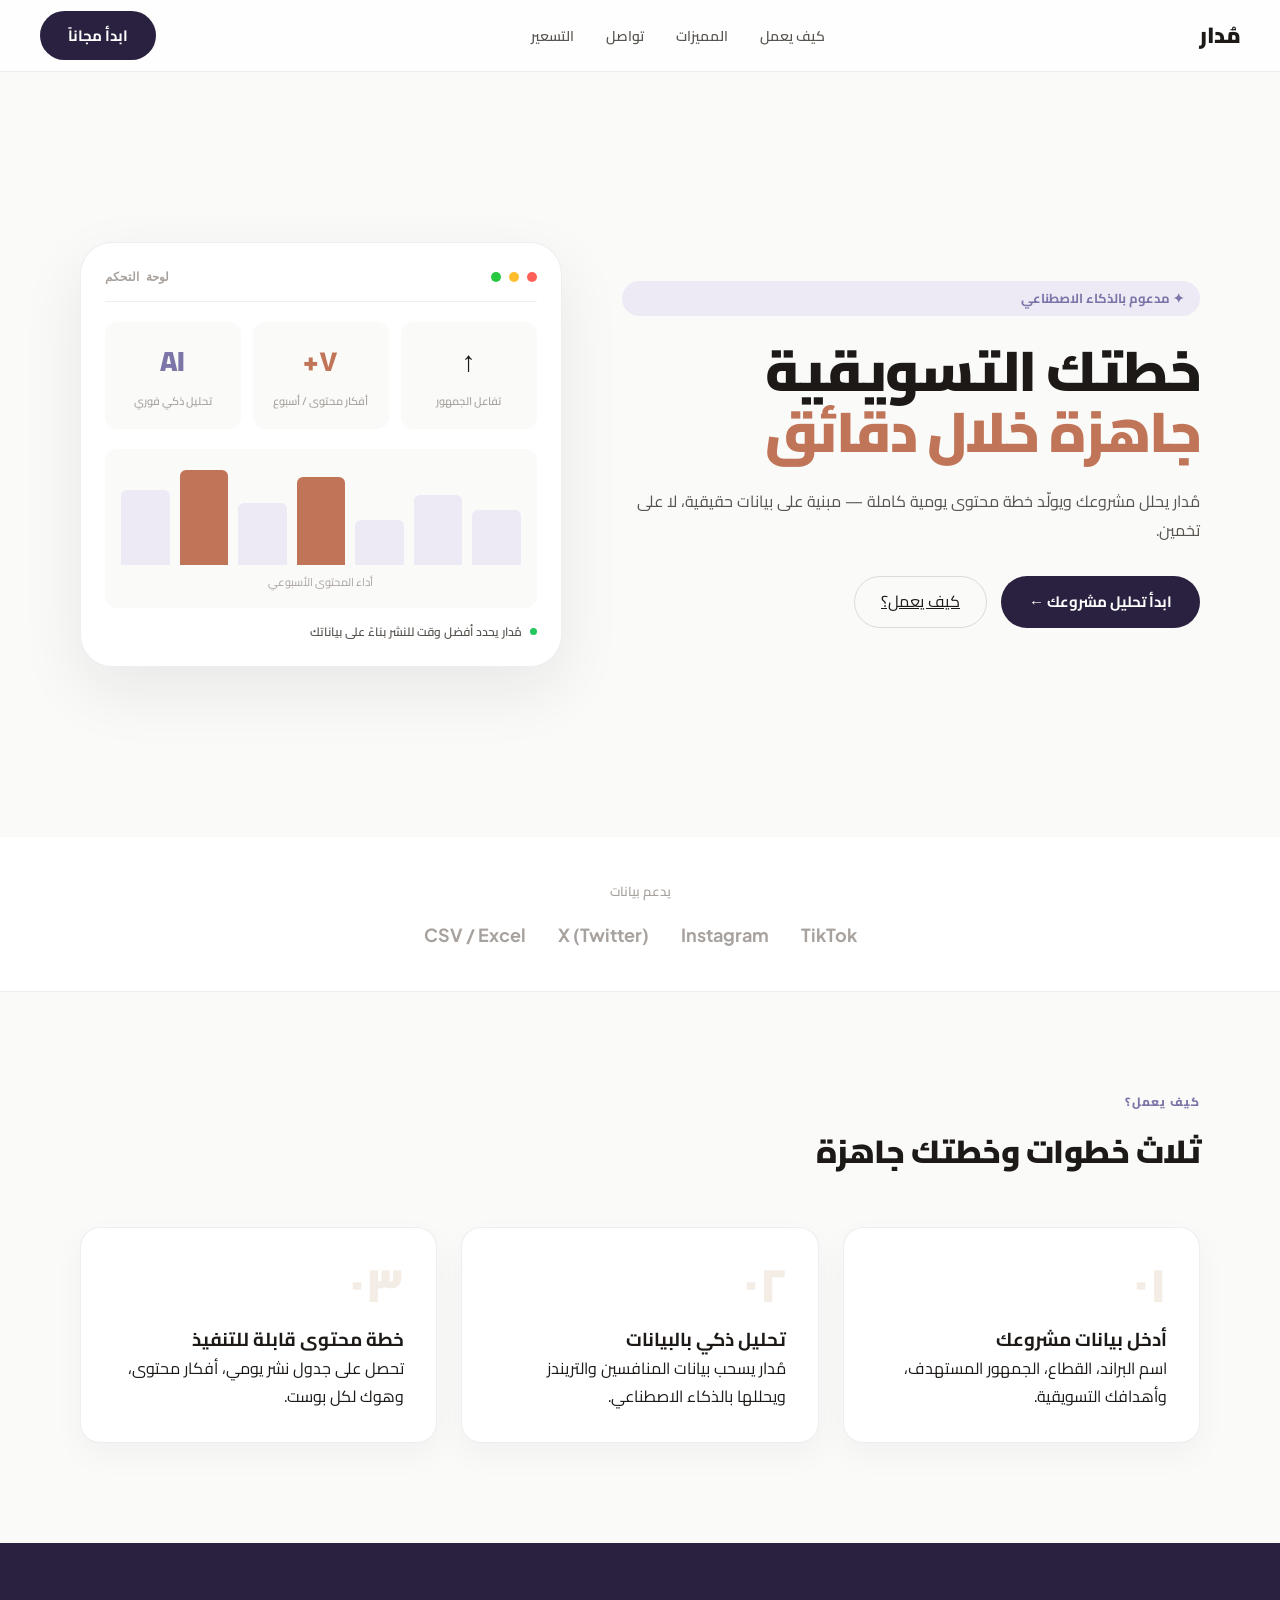
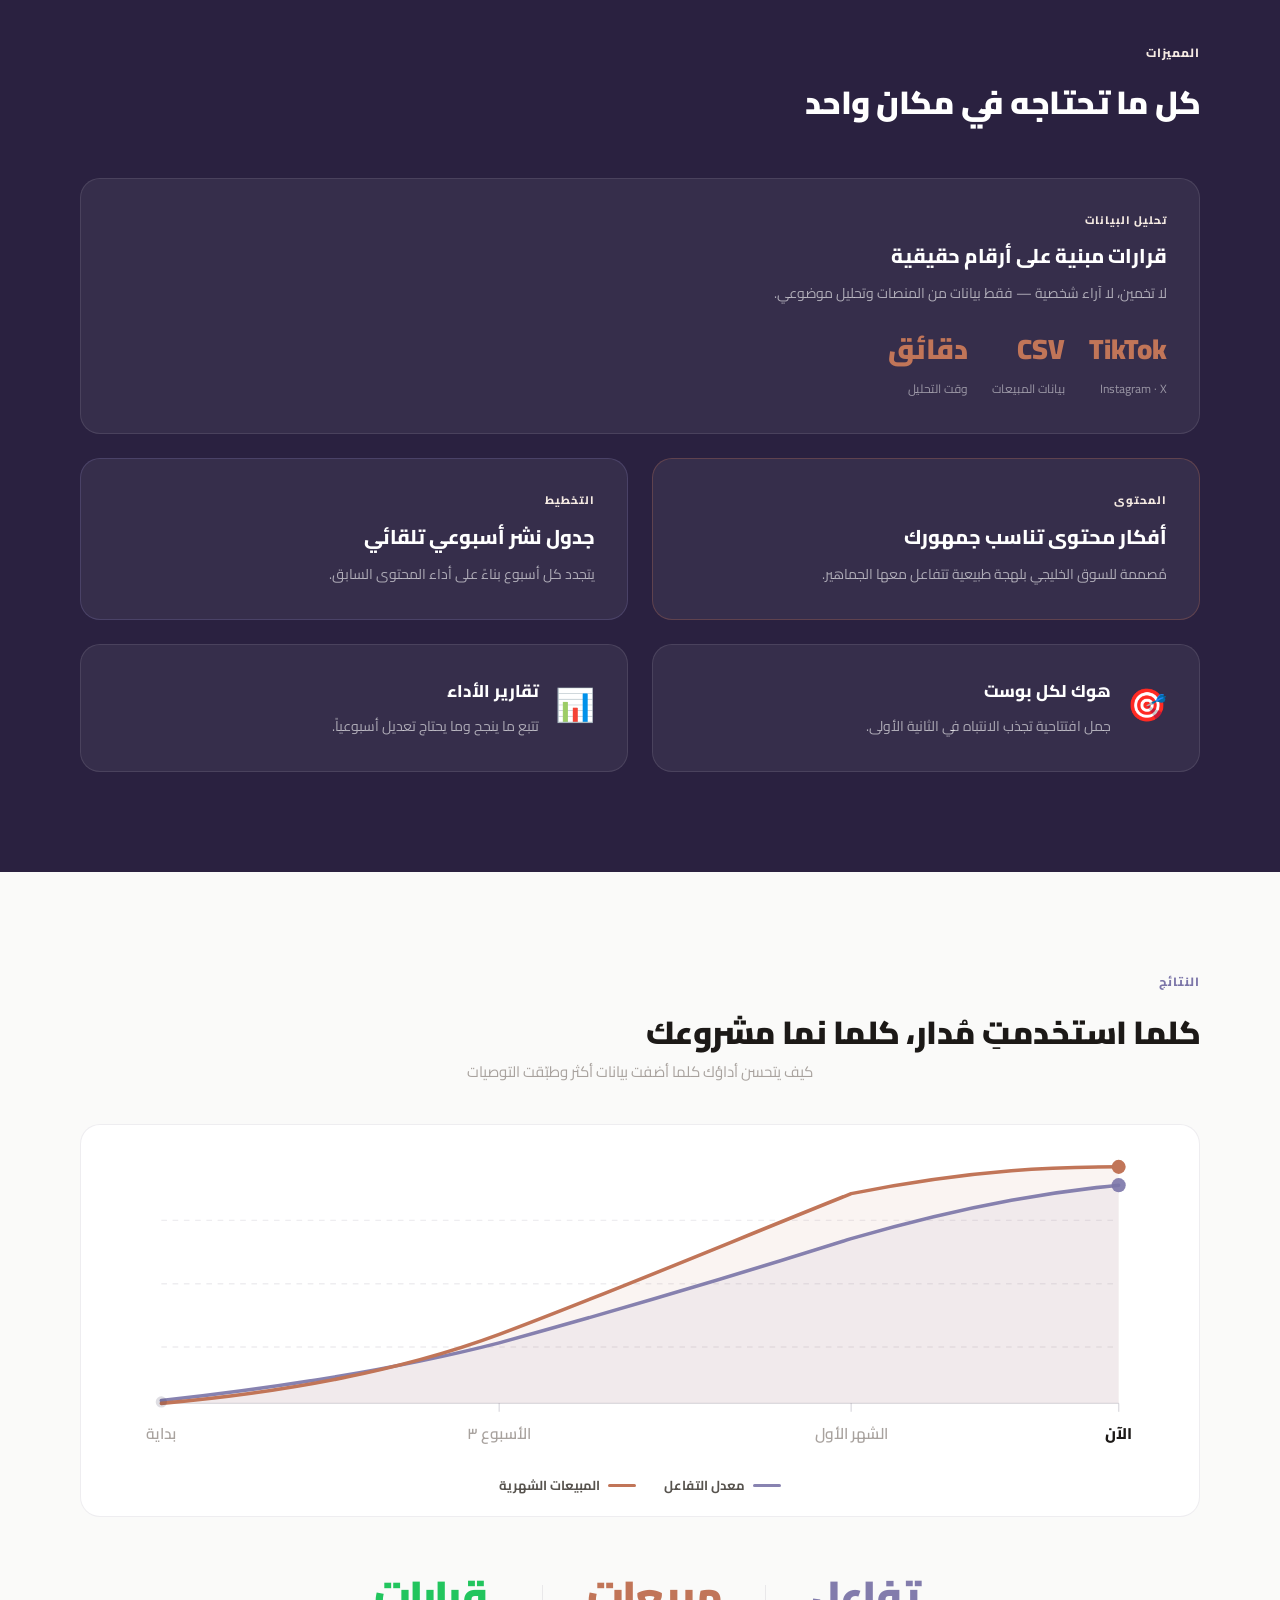
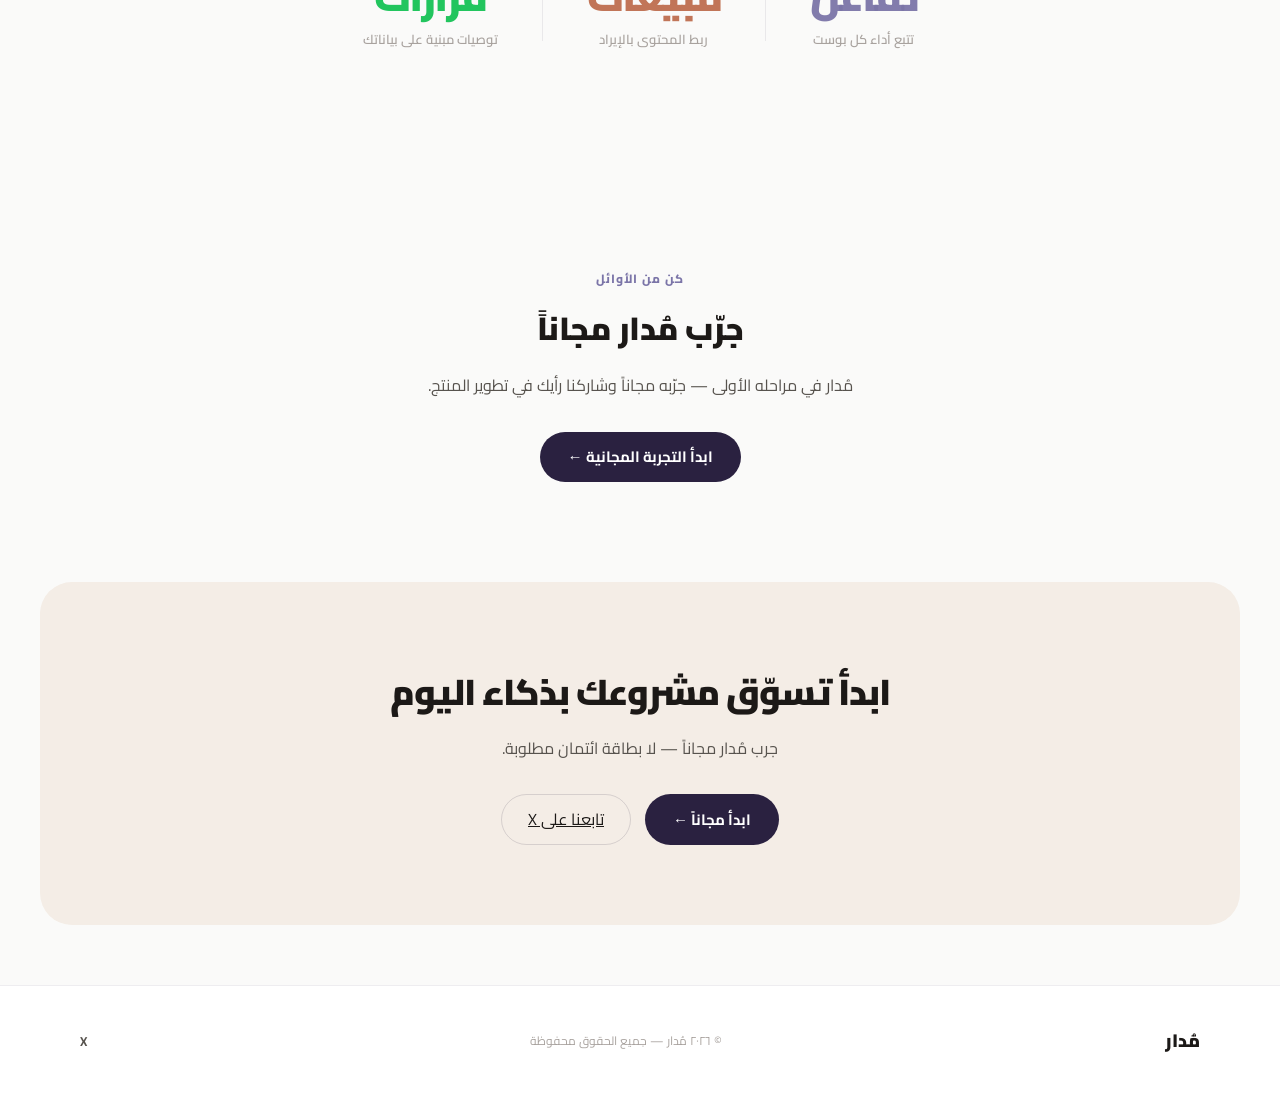
<file: mudar-platform/index.html>
<!DOCTYPE html>
<html lang="ar" dir="rtl">
<head>
  <meta charset="UTF-8">
  <title>مُدار — تسويق يُدار بالبيانات</title>
  <meta name="viewport" content="width=device-width, initial-scale=1.0">
  <meta name="description" content="مُدار يحلل مشروعك ويولّد خطة محتوى يومية كاملة — مبنية على بيانات حقيقية، لا على تخمين.">
  <link rel="preconnect" href="https://fonts.googleapis.com">
  <link rel="preconnect" href="https://fonts.gstatic.com" crossorigin>
  <link href="https://fonts.googleapis.com/css2?family=Cairo:wght@400;600;700;800;900&display=swap" rel="stylesheet">
  <link rel="stylesheet" href="css/styles.css">
  <style>
    /* ── Index-specific overrides ── */
    .nav-inner { max-width:1200px; margin:0 auto; width:100%; display:flex; align-items:center; justify-content:space-between; }
    .nav-links { display:flex; list-style:none; gap:32px; }
    .nav-links a { font-size:14px; font-weight:600; color:var(--t2); text-decoration:none; transition:color .2s; }
    .nav-links a:hover { color:var(--t1); }

    /* Hero */
    .hero-content { display:flex; flex-direction:column; justify-content:center; }
    .hero-actions { display:flex; gap:14px; margin-top:32px; flex-wrap:wrap; }

    /* Mockup */
    .mockup-bar { display:flex; align-items:center; gap:8px; margin-bottom:20px; padding-bottom:14px; border-bottom:1px solid var(--b1); }
    .dot { width:10px; height:10px; border-radius:50%; }
    .dot.r { background:#ff5f57; } .dot.y { background:#ffbd2e; } .dot.g { background:#28c840; }
    .mockup-title { font-size:12px; font-weight:700; color:var(--t3); margin-right:auto; font-family:var(--mono); }
    .kpi-row { display:grid; grid-template-columns:1fr 1fr 1fr; gap:12px; margin-bottom:20px; }
    .kpi { background:var(--bg); border-radius:var(--r-sm); padding:16px; text-align:center; }
    .kpi-val { display:block; font-size:28px; font-weight:900; color:var(--t1); }
    .kpi-lbl { font-size:11px; color:var(--t3); font-weight:600; }
    .kpi-terra .kpi-val { color:var(--terra); }
    .kpi-purple .kpi-val { color:var(--purple); }
    .chart-area { background:var(--bg); border-radius:var(--r-sm); padding:16px; margin-bottom:14px; }
    .chart-bars { display:flex; align-items:flex-end; gap:10px; height:100px; }
    .bar { flex:1; background:var(--purple-pale); border-radius:6px 6px 0 0; transition:height .6s ease; }
    .bar.b-terra { background:var(--terra); }
    .chart-label { font-size:11px; color:var(--t3); text-align:center; margin-top:8px; }
    .insight-row { display:flex; align-items:center; gap:8px; font-size:12px; color:var(--t2); font-weight:600; }
    .insight-dot { width:7px; height:7px; border-radius:50%; background:#22c55e; animation:pulse 2s infinite; }
    @keyframes pulse { 0%,100%{opacity:1} 50%{opacity:.4} }

    /* Logos */
    .logos-label { font-size:13px; color:var(--t3); font-weight:600; }

    /* Bento */
    .bento-card { background:rgba(255,255,255,0.06); border:1px solid rgba(255,255,255,0.1); border-radius:var(--r); padding:32px; transition:all .3s; }
    .bento-card:hover { transform:translateY(-3px); border-color:rgba(255,255,255,0.2); }
    .bento-tag { font-size:11px; font-weight:800; color:var(--terra-pale); text-transform:uppercase; letter-spacing:1px; margin-bottom:10px; }
    .bento-card h3 { font-size:20px; font-weight:800; color:#fff; margin-bottom:8px; }
    .bento-card p { font-size:14px; color:rgba(255,255,255,.6); line-height:1.8; }
    .bento-metrics { display:flex; gap:24px; margin-top:20px; }
    .metric span { font-size:28px; font-weight:900; color:var(--terra); display:block; }
    .metric small { font-size:12px; color:rgba(255,255,255,.5); }
    .bento-sm { display:flex; gap:16px; align-items:flex-start; }
    .bento-icon { font-size:32px; flex-shrink:0; }
    .bento-sm h3 { font-size:17px; }
    .bento-terra { border-color:rgba(193,117,88,.3); }
    .bento-purple { border-color:rgba(123,117,168,.3); }

    /* Reviews */
    .review-stars { color:#F59E0B; font-size:14px; margin-bottom:10px; letter-spacing:2px; }
    .review-card p { font-size:14px; color:var(--t2); line-height:1.8; margin-bottom:16px; }
    .reviewer { display:flex; align-items:center; gap:10px; }
    .reviewer-avatar { width:36px; height:36px; border-radius:50%; background:var(--purple-pale); color:var(--purple); display:flex; align-items:center; justify-content:center; font-weight:800; font-size:14px; }
    .reviewer strong { display:block; font-size:13px; color:var(--t1); }
    .reviewer small { font-size:12px; color:var(--t3); }

    /* CTA */
    .section-cta { background:var(--bg2); border-radius:var(--r-lg); margin:0 40px 60px; }
    .cta-inner { text-align:center; padding:80px 40px; }
    .cta-inner h2 { font-size:36px; font-weight:900; color:var(--t1); margin-bottom:12px; letter-spacing:-1px; }
    .cta-inner p { font-size:16px; color:var(--t2); margin-bottom:32px; }
    .cta-actions { display:flex; gap:14px; justify-content:center; flex-wrap:wrap; }

    /* Footer */
    .footer-inner { display:flex; align-items:center; justify-content:space-between; }
    .footer-logo { font-size:18px; font-weight:900; color:var(--t1); }
    .footer-copy { font-size:12px; color:var(--t3); }
    .footer-link { font-size:13px; color:var(--t2); text-decoration:none; font-weight:700; }

    .section-dark .section-label.light { color:var(--terra-pale); }
    .section-dark .section-title.light { color:#fff; }

    /* ── Growth chart section ── */
    .growth-subtitle { font-size:15px; color:var(--t3); text-align:center; margin-top:-16px; margin-bottom:40px; }
    .growth-chart-box {
      background:var(--surface); border:1px solid var(--b1); border-radius:var(--r);
      padding:32px 24px 20px; margin-bottom:40px;
    }
    .growth-svg { width:100%; height:auto; display:block; }
    .growth-line { stroke-dasharray:950; stroke-dashoffset:950; }
    .growth-chart-box.visible .growth-eng  { animation:drawChart 2s ease 0.15s forwards; }
    .growth-chart-box.visible .growth-sales { animation:drawChart 2s ease 0.45s forwards; }
    @keyframes drawChart { to { stroke-dashoffset:0; } }
    .growth-legend { display:flex; gap:28px; justify-content:center; margin-top:14px; }
    .gl-item { display:flex; align-items:center; gap:8px; font-size:13px; font-weight:700; color:var(--t2); }
    .gl-line { width:28px; height:3px; border-radius:2px; flex-shrink:0; }
    .growth-stats { display:flex; align-items:center; justify-content:center; flex-wrap:wrap; }
    .gs-item { text-align:center; padding:16px 44px; }
    .gs-val { font-size:42px; font-weight:900; letter-spacing:-2px; display:block; line-height:1.1; margin-bottom:6px; }
    .gs-label { font-size:13px; color:var(--t3); font-weight:600; }
    .gs-divider { width:1px; height:56px; background:var(--b1); flex-shrink:0; }

    @media(max-width:900px) {
      .hero-actions { flex-direction:column; align-items:stretch; }
      .kpi-row { grid-template-columns:1fr; }
      .bento-metrics { flex-direction:column; gap:12px; }
      .section-cta { margin:0 16px 40px; border-radius:var(--r); }
      .cta-inner { padding:48px 24px; }
      .cta-inner h2 { font-size:26px; }
      .footer-inner { flex-direction:column; gap:12px; }
      .nav-links { display:none; }
      .gs-item { padding:16px 24px; }
      .gs-val { font-size:32px; }
      .gs-divider { display:none; }
    }
  </style>
</head>

<body>

  <!-- NAV -->
  <nav class="nav">
    <div class="nav-inner">
      <a href="#" class="nav-logo">مُدار</a>
      <ul class="nav-links">
        <li><a href="#how">كيف يعمل</a></li>
        <li><a href="#features">المميزات</a></li>
        <li><a href="#contact">تواصل</a></li>
        <li><a href="pricing.html">التسعير</a></li>
      </ul>
      <a href="login.html" class="nav-cta">ابدأ مجاناً</a>
    </div>
  </nav>

  <!-- HERO -->
  <section class="hero">
    <div class="hero-content">
      <span class="hero-badge">✦ مدعوم بالذكاء الاصطناعي</span>
      <h1>
        خطتك التسويقية<br>
        <span class="accent-terra">جاهزة خلال دقائق</span>
      </h1>
      <p class="hero-sub">
        مُدار يحلل مشروعك ويولّد خطة محتوى يومية كاملة — مبنية على بيانات حقيقية،
        لا على تخمين.
      </p>
      <div class="hero-actions">
        <a href="login.html" class="btn-primary">ابدأ تحليل مشروعك ←</a>
        <a href="#how" class="btn-ghost">كيف يعمل؟</a>
      </div>
    </div>

    <!-- Dashboard mockup -->
    <div class="hero-mockup">
      <div class="mockup-bar">
        <span class="dot r"></span><span class="dot y"></span><span class="dot g"></span>
        <span class="mockup-title">لوحة التحكم</span>
      </div>
      <div class="mockup-body">
        <div class="kpi-row">
          <div class="kpi">
            <span class="kpi-val">↑</span>
            <span class="kpi-lbl">تفاعل الجمهور</span>
          </div>
          <div class="kpi kpi-terra">
            <span class="kpi-val">٧+</span>
            <span class="kpi-lbl">أفكار محتوى / أسبوع</span>
          </div>
          <div class="kpi kpi-purple">
            <span class="kpi-val">AI</span>
            <span class="kpi-lbl">تحليل ذكي فوري</span>
          </div>
        </div>
        <div class="chart-area">
          <div class="chart-bars">
            <div class="bar" style="height:55%"></div>
            <div class="bar" style="height:70%"></div>
            <div class="bar" style="height:45%"></div>
            <div class="bar b-terra" style="height:88%"></div>
            <div class="bar" style="height:62%"></div>
            <div class="bar b-terra" style="height:95%"></div>
            <div class="bar" style="height:75%"></div>
          </div>
          <div class="chart-label">أداء المحتوى الأسبوعي</div>
        </div>
        <div class="insight-row">
          <span class="insight-dot"></span>
          مُدار يحدد أفضل وقت للنشر بناءً على بياناتك
        </div>
      </div>
    </div>
  </section>

  <!-- LOGOS STRIP -->
  <div class="logos-strip">
    <span class="logos-label">يدعم بيانات</span>
    <div class="logos-row">
      <span class="logo-chip">TikTok</span>
      <span class="logo-chip">Instagram</span>
      <span class="logo-chip">X (Twitter)</span>
      <span class="logo-chip">CSV / Excel</span>
    </div>
  </div>

  <!-- HOW IT WORKS -->
  <section id="how" class="section">
    <div class="container">
      <p class="section-label">كيف يعمل؟</p>
      <h2 class="section-title">ثلاث خطوات وخطتك جاهزة</h2>
      <div class="steps-grid">
        <div class="step-card fade-in">
          <div class="step-num">٠١</div>
          <h3>أدخل بيانات مشروعك</h3>
          <p>اسم البراند، القطاع، الجمهور المستهدف، وأهدافك التسويقية.</p>
        </div>
        <div class="step-card fade-in">
          <div class="step-num">٠٢</div>
          <h3>تحليل ذكي بالبيانات</h3>
          <p>مُدار يسحب بيانات المنافسين والتريندز ويحللها بالذكاء الاصطناعي.</p>
        </div>
        <div class="step-card fade-in">
          <div class="step-num">٠٣</div>
          <h3>خطة محتوى قابلة للتنفيذ</h3>
          <p>تحصل على جدول نشر يومي، أفكار محتوى، وهوك لكل بوست.</p>
        </div>
      </div>
    </div>
  </section>

  <!-- FEATURES BENTO -->
  <section id="features" class="section section-dark">
    <div class="container">
      <p class="section-label light">المميزات</p>
      <h2 class="section-title light">كل ما تحتاجه في مكان واحد</h2>
      <div class="bento">
        <div class="bento-card bento-wide">
          <div class="bento-tag">تحليل البيانات</div>
          <h3>قرارات مبنية على أرقام حقيقية</h3>
          <p>لا تخمين، لا آراء شخصية — فقط بيانات من المنصات وتحليل موضوعي.</p>
          <div class="bento-metrics">
            <div class="metric"><span>TikTok</span><small>Instagram · X</small></div>
            <div class="metric"><span>CSV</span><small>بيانات المبيعات</small></div>
            <div class="metric"><span>دقائق</span><small>وقت التحليل</small></div>
          </div>
        </div>
        <div class="bento-card bento-terra">
          <div class="bento-tag">المحتوى</div>
          <h3>أفكار محتوى تناسب جمهورك</h3>
          <p>مُصممة للسوق الخليجي بلهجة طبيعية تتفاعل معها الجماهير.</p>
        </div>
        <div class="bento-card bento-purple">
          <div class="bento-tag">التخطيط</div>
          <h3>جدول نشر أسبوعي تلقائي</h3>
          <p>يتجدد كل أسبوع بناءً على أداء المحتوى السابق.</p>
        </div>
        <div class="bento-card bento-sm">
          <div class="bento-icon">🎯</div>
          <div><h3>هوك لكل بوست</h3><p>جمل افتتاحية تجذب الانتباه في الثانية الأولى.</p></div>
        </div>
        <div class="bento-card bento-sm">
          <div class="bento-icon">📊</div>
          <div><h3>تقارير الأداء</h3><p>تتبع ما ينجح وما يحتاج تعديل أسبوعياً.</p></div>
        </div>
      </div>
    </div>
  </section>

  <!-- GROWTH CHART -->
  <section class="section">
    <div class="container">
      <p class="section-label">النتائج</p>
      <h2 class="section-title">كلما استخدمتِ مُدار، كلما نما مشروعك</h2>
      <p class="growth-subtitle">كيف يتحسن أداؤك كلما أضفت بيانات أكثر وطبّقت التوصيات</p>

      <div class="growth-chart-box fade-in">
        <svg class="growth-svg" viewBox="0 0 760 215" xmlns="http://www.w3.org/2000/svg" aria-hidden="true">
          <!-- Grid -->
          <line x1="40" y1="45"  x2="720" y2="45"  stroke="var(--b1)" stroke-width="1" stroke-dasharray="4 4"/>
          <line x1="40" y1="90"  x2="720" y2="90"  stroke="var(--b1)" stroke-width="1" stroke-dasharray="4 4"/>
          <line x1="40" y1="135" x2="720" y2="135" stroke="var(--b1)" stroke-width="1" stroke-dasharray="4 4"/>
          <line x1="40" y1="175" x2="720" y2="175" stroke="var(--b2)" stroke-width="1"/>
          <!-- Milestone ticks -->
          <line x1="280" y1="175" x2="280" y2="181" stroke="var(--b2)" stroke-width="1"/>
          <line x1="530" y1="175" x2="530" y2="181" stroke="var(--b2)" stroke-width="1"/>
          <line x1="720" y1="175" x2="720" y2="181" stroke="var(--b2)" stroke-width="1"/>
          <!-- Area fills -->
          <path d="M40,173 C130,163 210,150 280,132 C360,110 445,85 530,58 C620,32 680,24 720,20 L720,175 L40,175 Z"
                fill="rgba(123,117,168,.08)"/>
          <path d="M40,175 C130,167 210,152 280,126 C360,96 445,60 530,26 C620,8 680,7 720,7 L720,175 L40,175 Z"
                fill="rgba(193,117,88,.08)"/>
          <!-- Engagement line -->
          <path class="growth-line growth-eng"
                d="M40,173 C130,163 210,150 280,132 C360,110 445,85 530,58 C620,32 680,24 720,20"
                fill="none" stroke="rgba(123,117,168,.9)" stroke-width="2.5"
                stroke-linecap="round" stroke-linejoin="round"/>
          <!-- Sales line -->
          <path class="growth-line growth-sales"
                d="M40,175 C130,167 210,152 280,126 C360,96 445,60 530,26 C620,8 680,7 720,7"
                fill="none" stroke="var(--terra)" stroke-width="2.5"
                stroke-linecap="round" stroke-linejoin="round"/>
          <!-- End dots -->
          <circle cx="720" cy="20" r="5" fill="rgba(123,117,168,.9)"/>
          <circle cx="720" cy="7"  r="5" fill="var(--terra)"/>
          <!-- Start dot -->
          <circle cx="40" cy="174" r="4" fill="var(--b2)"/>
          <!-- X labels -->
          <text x="40"  y="200" font-size="11" fill="var(--t3)" font-family="Cairo,sans-serif" text-anchor="middle" font-weight="600">بداية</text>
          <text x="280" y="200" font-size="11" fill="var(--t3)" font-family="Cairo,sans-serif" text-anchor="middle" font-weight="600">الأسبوع ٣</text>
          <text x="530" y="200" font-size="11" fill="var(--t3)" font-family="Cairo,sans-serif" text-anchor="middle" font-weight="600">الشهر الأول</text>
          <text x="720" y="200" font-size="11" fill="var(--t1)" font-family="Cairo,sans-serif" text-anchor="middle" font-weight="800">الآن</text>
        </svg>
        <div class="growth-legend">
          <div class="gl-item">
            <div class="gl-line" style="background:rgba(123,117,168,.9)"></div>
            معدل التفاعل
          </div>
          <div class="gl-item">
            <div class="gl-line" style="background:var(--terra)"></div>
            المبيعات الشهرية
          </div>
        </div>
      </div>

      <div class="growth-stats fade-in">
        <div class="gs-item">
          <span class="gs-val" style="color:rgba(123,117,168,.95)">تفاعل</span>
          <span class="gs-label">تتبع أداء كل بوست</span>
        </div>
        <div class="gs-divider"></div>
        <div class="gs-item">
          <span class="gs-val" style="color:var(--terra)">مبيعات</span>
          <span class="gs-label">ربط المحتوى بالإيراد</span>
        </div>
        <div class="gs-divider"></div>
        <div class="gs-item">
          <span class="gs-val" style="color:#22c55e">قرارات</span>
          <span class="gs-label">توصيات مبنية على بياناتك</span>
        </div>
      </div>
    </div>
  </section>

  <!-- SOCIAL PROOF -->
  <section class="section">
    <div class="container" style="text-align:center">
      <p class="section-label">كن من الأوائل</p>
      <h2 class="section-title">جرّب مُدار مجاناً</h2>
      <p style="font-size:16px;color:var(--t2);max-width:480px;margin:0 auto 32px;line-height:1.8">
        مُدار في مراحله الأولى — جرّبه مجاناً وشاركنا رأيك في تطوير المنتج.
      </p>
      <a href="login.html" class="btn-primary" style="display:inline-flex">ابدأ التجربة المجانية ←</a>
    </div>
  </section>

  <!-- CTA -->
  <section id="contact" class="section-cta">
    <div class="cta-inner">
      <h2>ابدأ تسوّق مشروعك بذكاء اليوم</h2>
      <p>جرب مُدار مجاناً — لا بطاقة ائتمان مطلوبة.</p>
      <div class="cta-actions">
        <a href="login.html" class="btn-cta">ابدأ مجاناً ←</a>
        <a href="https://x.com/MudarMarketing" target="_blank" class="btn-outline-light">تابعنا على X</a>
      </div>
    </div>
  </section>

  <!-- FOOTER -->
  <footer class="footer">
    <div class="container footer-inner">
      <span class="footer-logo">مُدار</span>
      <span class="footer-copy">© ٢٠٢٦ مُدار — جميع الحقوق محفوظة</span>
      <a href="https://x.com/MudarMarketing" target="_blank" class="footer-link">X</a>
    </div>
  </footer>

  <script>
    // Scroll fade-in
    const obs = new IntersectionObserver(els => {
      els.forEach(el => { if (el.isIntersecting) { el.target.classList.add('visible'); } });
    }, { threshold: 0.15 });
    document.querySelectorAll('.fade-in').forEach(el => obs.observe(el));
  </script>

</body>
</html>
</file>
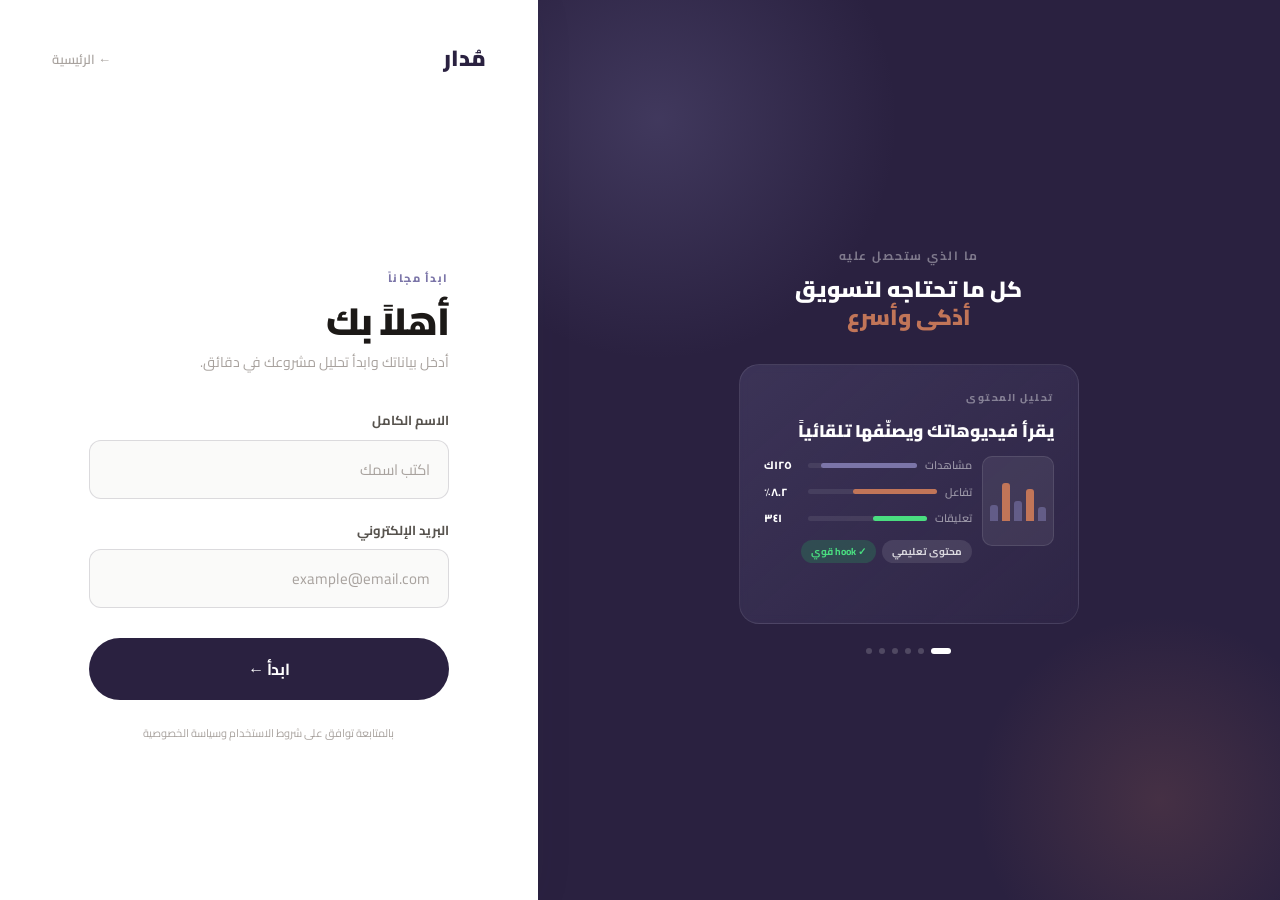
<file: mudar-platform/analysis.html>
<!DOCTYPE html>
<html lang="ar" dir="rtl">
<head>
<meta charset="UTF-8">
<meta name="viewport" content="width=device-width, initial-scale=1.0">
<title>مُدار — نتائج التحليل</title>
<link href="https://fonts.googleapis.com/css2?family=DM+Mono:wght@400;500&family=Cairo:wght@400;500;600;700;800;900&display=swap" rel="stylesheet">
<link rel="stylesheet" href="css/styles.css">
<script src="js/api.js"></script>
<style>
  body { background: var(--bg2); }
  .analysis-header {
    background: var(--bg); border-bottom: 1px solid var(--b1);
    padding: 20px 40px; display: flex; align-items: center; justify-content: space-between;
    flex-wrap: wrap; gap: 12px;
  }
  .analysis-header h1 { font-size: 20px; font-weight: 800; color: var(--t1); }
  .analysis-header .meta { font-size: 12px; color: var(--t3); font-family: var(--mono); margin-top: 3px; }
  .tab-content { max-width: 960px; margin: 0 auto; padding: 32px 24px; }
  .insights-grid { display: grid; grid-template-columns: 1fr 1fr; gap: 20px; }
  .analysis-text { font-size: 14px; line-height: 1.85; color: var(--t1); }
  .analysis-text ul { padding-right: 20px; margin: 8px 0; }
  .analysis-text li { margin-bottom: 6px; }
  .analysis-text strong { color: var(--t1); font-weight: 800; }
  .section-block { margin-bottom: 24px; }
  .section-block h3 { font-size: 16px; font-weight: 800; color: var(--t1); margin-bottom: 10px; padding-bottom: 6px; border-bottom: 2px solid var(--b1); }
  .day-panel { display: none; } .day-panel.active { display: block; animation: fadeIn .25s ease; }
  .hashtag-grid { display: flex; flex-wrap: wrap; gap: 8px; margin-top: 10px; }
  .metric-row { display: flex; justify-content: space-between; align-items: center; padding: 10px 0; border-bottom: 1px solid var(--b1); }
  .metric-row:last-child { border-bottom: none; }
  .correlation-card { background: var(--bg2); border-radius: var(--r); padding: 16px; }
  .correlation-card .label { font-size: 12px; color: var(--t2); font-weight: 600; }
  .correlation-card .value { font-size: 22px; font-weight: 800; color: var(--t1); margin: 4px 0; }
  .correlation-card .sub { font-size: 12px; color: var(--t3); }
  .no-data { text-align: center; padding: 60px 20px; color: var(--t3); }
  .no-data .icon { font-size: 48px; margin-bottom: 12px; }
  @media (max-width: 768px) {
    .analysis-header { padding: 16px 20px; }
    .insights-grid { grid-template-columns: 1fr; }
    .tab-content { padding: 20px 16px; }
  }
</style>
</head>
<body>

<nav class="nav">
  <a href="index.html" class="brand">
    <span style="font-size:20px;font-weight:800;color:var(--dark);font-family:var(--font)">مُدار</span>
    <span style="font-size:11px;color:var(--purple);margin-right:6px">تسويق يُدار بالبيانات</span>
  </a>
  <div style="display:flex;gap:10px;align-items:center">
    <button class="btn-ghost" style="font-size:13px" onclick="location.href='onboarding.html'">← تحليل جديد</button>
    <button class="btn-ghost" style="font-size:13px" onclick="reAnalyze()">↻ إعادة التحليل</button>
  </div>
</nav>

<div class="analysis-header">
  <div>
    <h1 id="headerBizName">نتائج التحليل</h1>
    <div class="meta" id="headerMeta">—</div>
  </div>
  <div style="display:flex;gap:10px;flex-wrap:wrap" id="headerBadges"></div>
</div>

<div class="tabs-nav" id="tabsNav">
  <button class="tab-btn active" onclick="showTab(0,this)">ملخص البزنس</button>
  <button class="tab-btn" onclick="showTab(1,this)">القرارات الاستراتيجية</button>
  <button class="tab-btn" onclick="showTab(2,this)">خطة التنفيذ</button>
  <button class="tab-btn" onclick="showTab(3,this)">خطة المحتوى</button>
  <button class="tab-btn" onclick="showTab(4,this)">رؤى المحتوى</button>
  <button class="tab-btn" onclick="showTab(5,this)">أداء المبيعات</button>
  <button class="tab-btn" onclick="showTab(6,this)">صوت الجمهور</button>
</div>

<!-- ── TAB 0: Business Summary ── -->
<div class="tab-panel active" id="tab0">
  <div class="tab-content">
    <div class="grid-3" id="metricsRow" style="margin-bottom:24px"></div>
    <div class="insights-grid">
      <div>
        <p class="section-title">رؤى التفاعل</p>
        <div id="insightsCards"></div>
        <div class="root-cause-box" id="rootCauseBox" style="display:none">
          <div class="root-cause-label">⚠ السبب الجذري</div>
          <div id="rootCauseTitle" style="font-size:16px;font-weight:800;color:var(--t1);margin-bottom:6px"></div>
          <div id="rootCauseDetail" style="font-size:13px;color:var(--t2);line-height:1.7"></div>
        </div>
      </div>
      <div>
        <p class="section-title">ملخص التحليل</p>
        <div class="card" style="padding:20px">
          <div class="analysis-text" id="summaryText"></div>
        </div>
      </div>
    </div>
  </div>
</div>

<!-- ── TAB 1: Strategic Decisions ── -->
<div class="tab-panel" id="tab1">
  <div class="tab-content">
    <p class="section-title">القرارات الاستراتيجية</p>
    <div id="strategyCards"></div>
    <div id="conversionPlaybookAnalysis" style="margin-top:20px"></div>
  </div>
</div>

<!-- ── TAB 2: Execution Plan ── -->
<div class="tab-panel" id="tab2">
  <div class="tab-content">
    <p class="section-title">خطة التنفيذ</p>
    <div id="accordionPlan"></div>
  </div>
</div>

<!-- ── TAB 3: Weekly Content Plan ── -->
<div class="tab-panel" id="tab3">
  <div class="tab-content">
    <div style="display:flex;align-items:center;justify-content:space-between;margin-bottom:20px;flex-wrap:wrap;gap:12px">
      <p class="section-title" style="margin:0">خطة المحتوى الأسبوعي</p>
      <button class="btn-ghost" style="font-size:13px" onclick="reGenWeek()">↻ إعادة توليد الأسبوع</button>
    </div>
    <div id="postingScheduleAnalysis" style="margin-bottom:20px"></div>
    <div class="day-tabs" id="dayTabsNav"></div>
    <div id="dayCards"></div>
  </div>
</div>

<!-- ── TAB 4: Content Insights ── -->
<div class="tab-panel" id="tab4">
  <div class="tab-content">
    <p class="section-title">رؤى المحتوى</p>
    <div id="audioIntelCard" style="margin-bottom:20px;display:none"></div>
    <div class="insights-grid">
      <div class="card">
        <p style="font-size:15px;font-weight:800;color:var(--t1);margin-bottom:16px">أبرز ثيمات المحتوى الناجح</p>
        <div id="themesChart"></div>
      </div>
      <div class="card">
        <p style="font-size:15px;font-weight:800;color:var(--t1);margin-bottom:16px">استراتيجية الهاشتاق</p>
        <div id="hashtagCloud"></div>
      </div>
    </div>
    <div class="grid-2" style="margin-top:20px">
      <div class="card">
        <p style="font-size:15px;font-weight:800;color:var(--t1);margin-bottom:16px">توزيع نوع المحتوى</p>
        <div id="contentTypeChart"></div>
      </div>
      <div class="card">
        <p style="font-size:15px;font-weight:800;color:var(--t1);margin-bottom:16px">أداء الفيديوهات</p>
        <div id="videoPerfChart"></div>
      </div>
    </div>
    <div id="perPlatformBreakdown" style="margin-top:20px;display:none"></div>
  </div>
</div>

<!-- ── TAB 6: Audience Voice ── -->
<div class="tab-panel" id="tab6">
  <div class="tab-content">
    <div style="display:flex;align-items:center;justify-content:space-between;margin-bottom:20px;flex-wrap:wrap;gap:12px">
      <p class="section-title" style="margin:0">صوت الجمهور — ماذا يقولون في التعليقات</p>
      <button class="btn-primary" id="loadCommentsBtn" onclick="loadComments()" style="font-size:13px;padding:10px 20px">
        تحليل التعليقات
      </button>
    </div>

    <div id="commentsLoadingState" style="display:none;text-align:center;padding:60px 20px">
      <div style="font-size:32px;margin-bottom:12px">💬</div>
      <div style="font-size:14px;color:var(--t2)">جارٍ جمع وتحليل التعليقات...</div>
      <div style="font-size:12px;color:var(--t3);margin-top:6px">قد يستغرق حتى دقيقة واحدة</div>
    </div>

    <div id="commentsResults" style="display:none">

      <!-- Sentiment bar -->
      <div class="card" style="margin-bottom:20px;padding:20px">
        <p style="font-size:15px;font-weight:800;color:var(--t1);margin-bottom:14px">المشاعر العامة للجمهور</p>
        <div id="sentimentBar" style="display:flex;border-radius:8px;overflow:hidden;height:28px;gap:2px"></div>
        <div id="sentimentLegend" style="display:flex;gap:16px;margin-top:10px;flex-wrap:wrap"></div>
      </div>

      <div class="insights-grid">
        <!-- Frequent questions -->
        <div class="card">
          <p style="font-size:15px;font-weight:800;color:var(--t1);margin-bottom:14px">❓ أكثر الأسئلة المطروحة</p>
          <div id="frequentQuestions"></div>
        </div>
        <!-- Product requests -->
        <div class="card">
          <p style="font-size:15px;font-weight:800;color:var(--t1);margin-bottom:14px">🛍 طلبات واقتراحات الجمهور</p>
          <div id="productRequests"></div>
        </div>
      </div>

      <!-- Content suggestions based on comments -->
      <div class="card" style="margin-top:20px;border-right:4px solid var(--purple)">
        <p style="font-size:15px;font-weight:800;color:var(--t1);margin-bottom:6px">💡 أفكار محتوى مقترحة بناءً على التعليقات</p>
        <p style="font-size:12px;color:var(--t3);margin-bottom:14px">هذه الأفكار تجيب مباشرة على ما يسأله ويطلبه جمهورك</p>
        <div id="contentSuggestionsFromComments"></div>
      </div>

      <!-- Complaints -->
      <div class="card" id="complaintsCard" style="margin-top:20px;border-right:4px solid #F59E0B">
        <p style="font-size:15px;font-weight:800;color:var(--t1);margin-bottom:14px">⚠️ ملاحظات تستحق الاهتمام</p>
        <div id="complaintsContent"></div>
      </div>

      <!-- Top comments -->
      <div class="card" style="margin-top:20px">
        <p style="font-size:15px;font-weight:800;color:var(--t1);margin-bottom:14px">💬 أبرز ما قاله الجمهور</p>
        <div id="topComments"></div>
      </div>

      <div style="margin-top:16px;text-align:left">
        <span id="commentsCountBadge" class="badge badge-purple"></span>
      </div>
    </div>

    <div id="commentsEmptyState" style="text-align:center;padding:60px 20px">
      <div style="font-size:48px;margin-bottom:12px">💬</div>
      <div style="font-size:16px;font-weight:800;color:var(--t1);margin-bottom:8px">اعرف ماذا يريد جمهورك</div>
      <div style="font-size:13px;color:var(--t3);max-width:400px;margin:0 auto;line-height:1.7">
        اضغط "تحليل التعليقات" لجمع وتحليل التعليقات من أفضل فيديوهاتك.<br>
        الذكاء الاصطناعي سيستخرج الأسئلة، الطلبات، والأفكار المباشرة للمحتوى.
      </div>
    </div>

  </div>
</div>

<!-- ── TAB 5: Sales Performance ── -->
<div class="tab-panel" id="tab5">
  <div class="tab-content">
    <p class="section-title">أداء المبيعات والمؤشرات</p>

    <!-- Posting Schedule (always visible) -->
    <div id="postingScheduleTab5" style="margin-bottom:24px"></div>

    <!-- KPI Cards row -->
    <div class="grid-3" id="salesMetrics" style="margin-bottom:24px"></div>

    <!-- Derived Business KPIs -->
    <div id="derivedKpisSection" style="display:none;margin-bottom:24px">
      <p style="font-size:14px;font-weight:700;color:var(--t2);margin-bottom:12px;text-transform:uppercase;letter-spacing:.5px">مؤشرات الأعمال المحسوبة</p>
      <div class="grid-3" id="derivedKpis"></div>
    </div>

    <!-- AI Correlation Insight -->
    <div id="salesInsightCard" style="display:none;margin-bottom:24px">
      <div class="card" style="border-right:4px solid var(--purple);padding:20px 24px">
        <div style="display:flex;align-items:center;gap:10px;margin-bottom:14px">
          <span style="font-size:20px">🤖</span>
          <p style="font-size:14px;font-weight:800;color:var(--t1);margin:0">تحليل الذكاء الاصطناعي — ربط المبيعات بالتسويق</p>
          <span id="salesInsightLoading" style="font-size:12px;color:var(--t3)">جارٍ التحليل...</span>
        </div>
        <div id="salesInsightBody" style="display:none">
          <div id="salesCorrelation" style="font-size:14px;color:var(--t2);line-height:1.8;margin-bottom:14px;padding:12px;background:var(--bg2);border-radius:8px"></div>
          <div class="grid-2" id="salesGapAction" style="gap:12px;margin-bottom:14px"></div>
          <div id="salesKpiRatings" style="display:flex;gap:10px;flex-wrap:wrap"></div>
        </div>
      </div>
    </div>

    <div class="insights-grid">
      <!-- Raw Sales Numbers -->
      <div class="card" id="salesDataCard">
        <p style="font-size:15px;font-weight:800;color:var(--t1);margin-bottom:14px">بيانات المبيعات المُدخلة</p>
        <div id="salesDataContent"></div>
        <div id="salesOutliers" style="display:none;margin-top:16px"></div>
      </div>

      <!-- Top Social Recommendation -->
      <div>
        <div class="card" style="background:var(--t1);border-color:var(--t1);padding:24px;border-right:4px solid var(--green)">
          <p style="font-size:13px;font-weight:700;color:var(--green);margin-bottom:10px;text-transform:uppercase;letter-spacing:.5px">أولوية هذا الشهر</p>
          <div id="mainRecommendation" style="font-size:15px;font-weight:600;color:#fff;line-height:1.7"></div>
        </div>
        <div class="card" style="margin-top:16px">
          <p style="font-size:15px;font-weight:800;color:var(--t1);margin-bottom:14px">مؤشرات السوشيال</p>
          <div id="socialKpiList"></div>
        </div>
      </div>
    </div>
  </div>
</div>

<!-- ── AI Assistant Chat ── -->
<div id="chatBubble" onclick="toggleChat()" title="مساعد مُدار AI" style="
  position:fixed;bottom:28px;left:28px;z-index:1000;
  width:54px;height:54px;border-radius:50%;
  background:#7B75A8;
  display:flex;align-items:center;justify-content:center;
  cursor:pointer;box-shadow:0 4px 20px rgba(123,117,168,.4);
  transition:transform .2s;font-size:24px;
" onmouseenter="this.style.transform='scale(1.1)'" onmouseleave="this.style.transform='scale(1)'">
  🤖
  <span style="
    position:absolute;top:-4px;right:-4px;
    background:#C17558;color:#fff;border-radius:50%;
    width:16px;height:16px;font-size:9px;
    display:flex;align-items:center;justify-content:center;font-weight:800;
  ">AI</span>
</div>

<div id="chatWindow" style="
  display:none;flex-direction:column;
  position:fixed;bottom:94px;left:28px;z-index:1000;
  width:min(360px, calc(100vw - 40px));max-height:520px;
  background:var(--bg);border:1px solid var(--b1);
  border-radius:16px;box-shadow:0 8px 40px rgba(42,33,64,.15);
  overflow:hidden;
">
  <!-- Header -->
  <div style="
    background:#2A2140;
    padding:14px 18px;display:flex;align-items:center;justify-content:space-between;
  ">
    <div style="display:flex;align-items:center;gap:10px">
      <span style="font-size:22px">🤖</span>
      <div>
        <div style="font-size:14px;font-weight:800;color:#fff">مُدار AI</div>
        <div style="font-size:11px;color:rgba(255,255,255,.7)">مساعدك في اتخاذ القرارات</div>
      </div>
    </div>
    <button onclick="toggleChat()" style="background:none;border:none;color:#fff;font-size:20px;cursor:pointer;padding:4px;line-height:1">×</button>
  </div>

  <!-- Quick prompts -->
  <div style="padding:10px 14px;border-bottom:1px solid var(--b1);display:flex;gap:6px;flex-wrap:wrap" id="quickPrompts">
    <button class="btn-ghost" style="font-size:11px;padding:4px 10px;border-radius:20px" onclick="quickSend('ليش هذه المنصة أفضل؟')">ليش هذه المنصة؟</button>
    <button class="btn-ghost" style="font-size:11px;padding:4px 10px;border-radius:20px" onclick="quickSend('وش أهم قرار أطبقه هالأسبوع؟')">أهم قرار هالأسبوع؟</button>
    <button class="btn-ghost" style="font-size:11px;padding:4px 10px;border-radius:20px" onclick="quickSend('اشرحي لي معدل التفاعل')">اشرحي معدل التفاعل</button>
  </div>

  <!-- Messages -->
  <div id="chatMessages" style="
    flex:1;overflow-y:auto;padding:16px;
    display:flex;flex-direction:column;gap:10px;
    min-height:200px;max-height:310px;
  "></div>

  <!-- Input -->
  <div style="padding:12px 14px;border-top:1px solid var(--b1);display:flex;gap:8px;align-items:flex-end">
    <textarea id="chatInput" placeholder="اسأليني أي شيء..." rows="1" style="
      flex:1;resize:none;border:1px solid var(--b1);border-radius:10px;
      padding:9px 12px;font-family:var(--font);font-size:13px;
      background:var(--bg2);color:var(--t1);outline:none;max-height:80px;
      overflow-y:auto;direction:rtl;
    " onkeydown="if(event.key==='Enter'&&!event.shiftKey){event.preventDefault();sendChatMessage()}"
      oninput="this.style.height='auto';this.style.height=Math.min(this.scrollHeight,80)+'px'">
    </textarea>
    <button id="chatSendBtn" onclick="sendChatMessage()" style="
      background:#7B75A8;
      color:#fff;border:none;border-radius:10px;
      padding:9px 14px;cursor:pointer;font-size:16px;flex-shrink:0;
      transition:opacity .2s;
    " onmouseenter="this.style.opacity='.85'" onmouseleave="this.style.opacity='1'">↑</button>
  </div>
</div>

<style>
.chat-msg {
  max-width: 88%;
  padding: 10px 14px;
  border-radius: 14px;
  font-size: 13px;
  line-height: 1.65;
  word-wrap: break-word;
}
.chat-msg.user {
  background: #2A2140;
  color: #fff;
  align-self: flex-end;
  border-bottom-right-radius: 4px;
}
.chat-msg.assistant {
  background: var(--bg2);
  color: var(--t1);
  border: 1px solid var(--b1);
  align-self: flex-start;
  border-bottom-left-radius: 4px;
}
.chat-msg.typing {
  display: flex;
  gap: 5px;
  align-items: center;
  padding: 14px;
}
.chat-msg.typing span {
  width: 7px;
  height: 7px;
  border-radius: 50%;
  background: var(--t3);
  animation: typingDot 1.2s infinite;
}
.chat-msg.typing span:nth-child(2) { animation-delay: .2s; }
.chat-msg.typing span:nth-child(3) { animation-delay: .4s; }
@keyframes typingDot {
  0%,60%,100% { transform: translateY(0); opacity:.4; }
  30% { transform: translateY(-5px); opacity:1; }
}
</style>

<script>
let analysisResult = null;
let tiktokData = [];
let businessProfile = {};
let salesSummary = null;
let weeklyPlan = [];
let currentDay = 0;
const dayNames = ['الأحد','الاثنين','الثلاثاء','الأربعاء','الخميس','الجمعة','السبت'];

function init() {
  if (!sessionStorage.getItem('mudarUser')) { window.location.href = 'login.html'; return; }
  try {
    analysisResult = JSON.parse(sessionStorage.getItem('analysisResult'));
    tiktokData     = JSON.parse(sessionStorage.getItem('tiktokData') || '[]');
    businessProfile= JSON.parse(sessionStorage.getItem('businessProfile') || '{}');
    salesSummary   = JSON.parse(sessionStorage.getItem('salesSummary') || 'null');
  } catch(e) {}
  if (!analysisResult) { window.location.href = 'onboarding.html'; return; }
  renderAll();
}

let commentsAnalysis = null;

function renderAll() {
  const fns = [renderHeader, renderTab0, renderTab1, renderTab2, renderTab3, renderTab4, renderTab5];
  fns.forEach(fn => { try { fn(); } catch(e) { console.error(fn.name, e); } });

  const warn = analysisResult._groq_warning;
  if (warn) {
    const msg = warn === 'groq_quota_exhausted'
      ? '⚠️ انتهى رصيد Groq API — النتائج تعتمد على التحليل الأساسي فقط بدون إثراء نصي. أضف رصيداً على console.groq.com'
      : warn === 'groq_auth_error'
      ? '⚠️ مفتاح Groq API غير صالح — تحقق من GROQ_API_KEY'
      : '⚠️ خدمة توليد النصوص غير متاحة مؤقتاً — التحليل مكتمل بدونها';
    toast(msg, 'info');
  }
}

// ── Platform helpers ──
const _platformIcons = { tiktok:'🎵', instagram:'📸', x:'𝕏' };
const _platformLabels = { tiktok:'TikTok', instagram:'Instagram', x:'X' };
function platformIcon(p) { return _platformIcons[(p||'').toLowerCase()] || '📱'; }
function platformLabel(p) { return _platformLabels[(p||'').toLowerCase()] || p; }

// Derive per-platform post counts from tiktokData (client-side truth)
function getLocalPlatformCounts() {
  const counts = {};
  (tiktokData || []).forEach(v => {
    const p = (v.platform || 'tiktok').toLowerCase();
    counts[p] = (counts[p] || 0) + 1;
  });
  return counts;
}

// ── Header ──
function renderHeader() {
  const rc  = analysisResult.root_cause || {};
  const dq  = analysisResult.data_quality || {};
  const biz = businessProfile.business_name || 'بزنسك';
  document.getElementById('headerBizName').textContent = 'تحليل ' + biz;

  const analyzedPlatforms = dq.analyzed_platforms || (rc.best_platform ? [rc.best_platform.toLowerCase()] : ['tiktok']);
  const postCounts        = dq.posts_analyzed_per_platform || getLocalPlatformCounts();
  const totalPosts        = rc.total_posts || tiktokData.length;

  const platformSummary = analyzedPlatforms.map(p =>
    `${platformIcon(p)} ${platformLabel(p)}${postCounts[p] ? ' ('+postCounts[p]+')' : ''}`
  ).join(' + ');
  document.getElementById('headerMeta').textContent =
    `${totalPosts} منشور · ${platformSummary} · مُدار AI · ${new Date().toLocaleDateString('ar-SA')}`;

  const badges = document.getElementById('headerBadges');
  if (businessProfile.sector || businessProfile.industry)
    badges.innerHTML += `<span class="badge badge-purple">${businessProfile.sector || businessProfile.industry}</span>`;
  analyzedPlatforms.forEach(p => {
    badges.innerHTML += `<span class="badge badge-navy">${platformIcon(p)} ${platformLabel(p)}</span>`;
  });
  if (analyzedPlatforms.length > 1 && rc.best_platform)
    badges.innerHTML += `<span class="badge badge-green">🏆 ${platformLabel(rc.best_platform)}</span>`;
}

// ── Tab 0: Summary ──
function renderTab0() {
  const rc  = analysisResult.root_cause || {};
  const dm  = analysisResult.dashboard_metrics || {};
  const dq  = analysisResult.data_quality || {};
  const pc  = analysisResult.platform_comparison || {};
  const avgEngPct = rc.avg_engagement ? (rc.avg_engagement * 100).toFixed(1)
                  : dm.avg_engagement_rate ? (dm.avg_engagement_rate * 100).toFixed(1) : 0;
  const totalViews = rc.total_views || dm.total_views || 0;
  const totalPosts = rc.total_posts || dm.total_posts || tiktokData.length;

  // Per-platform engagement rates from engine
  const engByPlatform = dm.average_engagement_rate_by_platform || {};
  const localCounts   = getLocalPlatformCounts();
  const analyzedPlatforms = dq.analyzed_platforms
    || Object.keys(localCounts)
    || (rc.best_platform ? [rc.best_platform.toLowerCase()] : ['tiktok']);

  // KPI cards — if multi-platform, show one card per platform instead of single "best platform"
  if (analyzedPlatforms.length > 1) {
    document.getElementById('metricsRow').innerHTML =
      `<div class="metric-card">
         <div class="metric-label">إجمالي المشاهدات</div>
         <div class="metric-value">${formatNumber(totalViews)}</div>
         <div class="metric-trend up">↑ ${totalPosts} منشور</div>
       </div>`
      + analyzedPlatforms.map(p => {
          const eng = engByPlatform[p] ? (engByPlatform[p]*100).toFixed(1) : null;
          const cnt = (dq.posts_analyzed_per_platform || localCounts)[p] || 0;
          const isWinner = rc.best_platform && rc.best_platform.toLowerCase() === p;
          return `<div class="metric-card" ${isWinner ? 'style="border-right:3px solid var(--green)"' : ''}>
            <div class="metric-label">${platformIcon(p)} ${platformLabel(p)}</div>
            <div class="metric-value" style="font-size:20px">${eng ? eng+'%' : cnt+' منشور'}</div>
            <div class="metric-trend ${eng&&parseFloat(eng)>=3?'up':eng?'down':''}">
              ${isWinner ? '🏆 الأعلى تفاعلاً · ' : ''}${cnt} منشور
            </div>
          </div>`;
        }).join('');
  } else {
    document.getElementById('metricsRow').innerHTML = `
      <div class="metric-card">
        <div class="metric-label">إجمالي المشاهدات</div>
        <div class="metric-value">${formatNumber(totalViews)}</div>
        <div class="metric-trend up">↑ ${totalPosts} منشور محلّل</div>
      </div>
      <div class="metric-card">
        <div class="metric-label">متوسط التفاعل</div>
        <div class="metric-value">${avgEngPct}%</div>
        <div class="metric-trend ${parseFloat(avgEngPct)>=3?'up':'down'}">${parseFloat(avgEngPct)>=3?'↑ ممتاز':'↓ يحتاج تحسين'}</div>
      </div>
      <div class="metric-card">
        <div class="metric-label">المنصة المحللة</div>
        <div class="metric-value" style="font-size:22px">${platformIcon(analyzedPlatforms[0])} ${platformLabel(analyzedPlatforms[0])}</div>
        <div class="metric-trend up">${totalPosts} منشور</div>
      </div>`;
  }

  const iconMap = { good:'✅', warning:'⚠️', info:'📊' };
  const insights = analysisResult.insights || [];
  document.getElementById('insightsCards').innerHTML = insights.map(ins => `
    <div class="insight-card ${ins.type || 'info'}">
      <div class="insight-icon">${iconMap[ins.type] || '💡'}</div>
      <div>
        <div style="font-size:12px;font-weight:700;color:var(--t2);margin-bottom:3px">${ins.title}</div>
        <div style="font-size:13px;color:var(--t1);line-height:1.6">${ins.detail}</div>
      </div>
    </div>`).join('') ||
    `<div class="insight-card info"><div class="insight-icon">📊</div><div style="font-size:13px;color:var(--t1)">راجع النتائج في باقي الأقسام</div></div>`;

  const rootText = analysisResult.root_cause_text || '';
  if (rootText) {
    document.getElementById('rootCauseBox').style.display = 'block';
    document.getElementById('rootCauseTitle').textContent = 'ملخص التحليل';
    document.getElementById('rootCauseDetail').textContent = rootText;
  }

  const s0 = (analysisResult.strategies || [])[0];
  document.getElementById('summaryText').innerHTML = s0
    ? `<strong>${s0.title}</strong><br><br>${s0.why_this_matters}<br><br><em>${s0.recommended_action}</em>`
    : markdownToHtml(rootText || 'اكتمل التحليل بنجاح.');
}

// ── Shared: Goal badge ──
const _goalColors = {
  'تحويل': { bg:'#dcfce7', color:'#15803d', border:'#22c55e' },
  'ثقة':   { bg:'#dbeafe', color:'#1d4ed8', border:'#3b82f6' },
  'وعي':   { bg:'#ede9f5', color:'#3d3a6b', border:'#7B75A8' },
  'تفاعل': { bg:'#fef3c7', color:'#92400e', border:'#F59E0B' },
};
function goalBadgeA(goal) {
  if (!goal) return '';
  const c = _goalColors[goal] || { bg:'var(--bg3)', color:'var(--t2)', border:'var(--b1)' };
  return `<span style="padding:2px 9px;border-radius:20px;font-size:11px;font-weight:800;background:${c.bg};color:${c.color};border:1.5px solid ${c.border}">${goal}</span>`;
}

// ── Tab 1: Strategic Decisions ──
function renderTab1() {
  const strategies = analysisResult.strategies || [];
  const pBadge = { high:'badge-navy', medium:'badge-purple', low:'badge-amber' };
  const pLabel = { high:'أولوية عالية', medium:'أولوية متوسطة', low:'أولوية منخفضة' };
  const pTime  = { high:'أسبوع', medium:'أسبوعان', low:'شهر' };

  document.getElementById('strategyCards').innerHTML = strategies.map(s => {
    const p = s.priority || 'medium';
    const evidence = (s.evidence || []).slice(0,3);
    return `
    <div class="strategy-card">
      <div class="strategy-header">
        <span class="badge ${pBadge[p]||'badge-purple'}">${pLabel[p]||'توصية'}</span>
        <h3 style="font-size:17px;font-weight:800;color:var(--t1);margin:0">${s.title}</h3>
      </div>
      <div class="strategy-grid">
        <div class="strategy-field"><label>النمط المكتشف</label><p>${s.root_cause_or_pattern||'—'}</p></div>
        <div class="strategy-field"><label>الأولوية</label><p>${pLabel[p]}</p></div>
        <div class="strategy-field"><label>الوقت المتوقع</label><p>${pTime[p]||'أسبوعان'}</p></div>
        <div class="strategy-field"><label>لماذا يهم</label><p>${(s.why_this_matters||'').substring(0,80)}</p></div>
      </div>
      <div class="action-box">
        <label>الإجراء المطلوب</label>
        <p>${s.recommended_action||''}</p>
        ${evidence.length?`<div style="margin-top:8px;display:flex;gap:6px;flex-wrap:wrap">${evidence.map(e=>`<span class="badge badge-green" style="font-size:11px">${e}</span>`).join('')}</div>`:''}
      </div>
    </div>`;
  }).join('') || `<div class="card" style="padding:32px;text-align:center;color:var(--t3)">لا توجد استراتيجيات كافية بعد</div>`;

  // Platform Comparison (only shown when multi-platform)
  const pcCmp = analysisResult.platform_comparison || {};
  const cpEl0 = document.getElementById('conversionPlaybookAnalysis');
  if (cpEl0 && pcCmp.available && (pcCmp.platforms || []).length > 1) {
    const sorted = [...pcCmp.platforms].sort((a,b) => b.avg_engagement_rate - a.avg_engagement_rate);
    const winner = sorted[0];
    const platformCompHtml = `
      <div class="card" style="border-right:3px solid var(--navy);margin-bottom:20px">
        <p style="font-size:15px;font-weight:800;color:var(--t1);margin-bottom:14px">📊 مقارنة المنصات — من أين تجي أفضل النتائج؟</p>
        ${pcCmp.summary_text ? `<div style="font-size:13px;color:var(--t2);margin-bottom:14px;padding:10px 14px;background:var(--bg2);border-radius:8px">${pcCmp.summary_text}</div>` : ''}
        <div style="display:grid;grid-template-columns:repeat(auto-fit,minmax(200px,1fr));gap:12px">
          ${sorted.map((p,i) => `
            <div style="background:var(--bg2);border-radius:10px;padding:14px;${i===0?'border:1.5px solid var(--green)':''}">
              <div style="display:flex;align-items:center;gap:6px;margin-bottom:10px">
                <span style="font-size:18px">${platformIcon(p.platform)}</span>
                <span style="font-size:13px;font-weight:800;color:var(--t1)">${platformLabel(p.platform)}</span>
                ${i===0?'<span style="font-size:10px;font-weight:700;background:#dcfce7;color:#15803d;padding:2px 7px;border-radius:20px;margin-right:auto">🏆 الأفضل</span>':''}
              </div>
              <div style="display:flex;flex-direction:column;gap:5px">
                <div style="display:flex;justify-content:space-between;font-size:12px">
                  <span style="color:var(--t3)">التفاعل</span>
                  <span style="font-weight:800;color:var(--t1)">${(p.avg_engagement_rate*100).toFixed(1)}%</span>
                </div>
                <div style="display:flex;justify-content:space-between;font-size:12px">
                  <span style="color:var(--t3)">المشاهدات</span>
                  <span style="font-weight:700;color:var(--t1)">${formatNumber(p.total_views)}</span>
                </div>
                <div style="display:flex;justify-content:space-between;font-size:12px">
                  <span style="color:var(--t3)">المنشورات</span>
                  <span style="font-weight:700;color:var(--t1)">${p.posting_frequency}</span>
                </div>
              </div>
            </div>`).join('')}
        </div>
      </div>`;
    cpEl0.innerHTML = platformCompHtml + cpEl0.innerHTML;
  }

  // Conversion Playbook
  const cp = analysisResult.conversion_playbook || {};
  const cpEl = document.getElementById('conversionPlaybookAnalysis');
  if (cpEl && cp.what_makes_them_buy) {
    cpEl.innerHTML = `
      <div class="card" style="border-right:3px solid #22c55e">
        <p style="font-size:15px;font-weight:800;color:var(--t1);margin-bottom:14px">💰 محتوى يبيع — ما الذي يخلي الناس يشترون</p>
        <div style="background:#dcfce7;border-radius:10px;padding:14px 16px;margin-bottom:14px">
          <div style="font-size:14px;font-weight:700;color:#15803d;line-height:1.6">${cp.what_makes_them_buy}</div>
        </div>
        <div style="display:grid;grid-template-columns:1fr 1fr;gap:10px;margin-bottom:12px">
          <div>
            <p style="font-size:11px;font-weight:800;color:var(--t3);margin-bottom:8px;letter-spacing:.5px">🔑 محفزات الشراء</p>
            ${(cp.top_triggers||[]).map((t,i) => `<div style="display:flex;gap:8px;margin-bottom:6px"><span style="font-weight:800;color:#22c55e;flex-shrink:0">${i+1}</span><span style="font-size:13px;color:var(--t2)">${t}</span></div>`).join('')}
          </div>
          <div>
            <p style="font-size:11px;font-weight:800;color:var(--t3);margin-bottom:8px;letter-spacing:.5px">🎬 أنواع المحتوى الرابحة</p>
            ${(cp.money_content_types||[]).map(t => `<div style="display:flex;gap:8px;margin-bottom:6px"><span style="color:#22c55e;flex-shrink:0">✓</span><span style="font-size:13px;color:var(--t2)">${t}</span></div>`).join('')}
          </div>
        </div>
        ${cp.weak_spots ? `<div style="background:#fee2e2;border-radius:8px;padding:10px 14px"><span style="font-size:11px;font-weight:800;color:#dc2626">⚠️ تجنبي: </span><span style="font-size:13px;color:#7f1d1d">${cp.weak_spots}</span></div>` : ''}
      </div>`;
  }
}

// ── Tab 2: Execution Plan ──
function renderTab2() {
  const strategies = analysisResult.strategies || [];
  const phases = [
    { title:'الأسبوع الأول — الإعداد', badge:'نشر يومي', days:'7', items: strategies.slice(0,2) },
    { title:'الأسبوع الثاني — التنفيذ', badge:'تفاعل مع الجمهور', days:'7', items: strategies.slice(1,3) },
    { title:'الأسبوع الثالث — القياس', badge:'قياس النتائج', days:'7', items: strategies.slice(2) },
    { title:'الشهر الثاني — التوسع', badge:'توسيع المحتوى', days:'30', items: strategies }
  ];

  document.getElementById('accordionPlan').innerHTML = phases.map((p, i) => {
    const items = p.items.map(s => `
      <div style="background:var(--bg);border-radius:8px;padding:10px 12px">
        <div style="font-size:11px;color:var(--t2);font-weight:700;margin-bottom:3px">${s.title}</div>
        <div style="font-size:13px;font-weight:600;color:var(--t1)">${(s.recommended_action||'').substring(0,120)}</div>
      </div>`).join('');
    return `
    <div class="accordion-item">
      <div class="accordion-header ${i===0?'open':''}" onclick="toggleAccordion(this)">
        <span>${p.title}</span><span class="accordion-toggle">↓</span>
      </div>
      <div class="accordion-body ${i===0?'open':''}">
        <div style="display:grid;grid-template-columns:1fr 1fr;gap:10px">
          ${items||'<div style="color:var(--t3);font-size:13px">طبّق القرارات الاستراتيجية</div>'}
        </div>
        <div style="margin-top:12px;display:flex;gap:8px;flex-wrap:wrap">
          <span class="badge badge-purple">${p.badge}</span>
          <span class="badge badge-green">مدة التنفيذ: ${p.days} يوم</span>
        </div>
      </div>
    </div>`;
  }).join('');
}

function toggleAccordion(header) {
  header.classList.toggle('open');
  const body = header.nextElementSibling;
  body.classList.toggle('open');
}

// ── Tab 3: Weekly Plan ──
function renderTab3() {
  const plan = analysisResult.weekly_plan || [];
  weeklyPlan = plan.slice(0,7).map((d, i) => ({
    day:           dayNames[i] || d.day,
    type:          d.content_type || 'تعليمي',
    time:          d.best_posting_time || '19:00',
    goal:          d.goal || 'زيادة التفاعل',
    content_goal:  d.content_goal || null,
    hook:          d.hook || '',
    idea:          d.content_idea || d.caption_or_script || '',
    script:        d.script || d.caption_or_script || '',
    caption:       d.caption || '',
    hashtags:      d.hashtags || [],
    platform:      d.platform || 'tiktok',
    cta:           d.cta || '',
    season:        d.season || null,
    seasonal:      d.theme === 'seasonal',
  }));
  while (weeklyPlan.length < 7) {
    const i = weeklyPlan.length;
    weeklyPlan.push({ day:dayNames[i], type:'تعليمي', time:'19:00', goal:'زيادة التفاعل',
      hook:'ابدأ بسؤال يشد الجمهور', idea:'محتوى تعليمي قصير',
      script:'[محتوى اليوم]', caption:'', hashtags:[], platform:'tiktok', cta:'' });
  }
  // Posting schedule
  const ps = analysisResult.posting_schedule || {};
  const psKeys = Object.keys(ps);
  const psEl = document.getElementById('postingScheduleAnalysis');
  if (psEl && psKeys.length) {
    psEl.innerHTML = `
      <div class="card" style="padding:20px;margin-bottom:0">
        <p style="font-size:15px;font-weight:800;color:var(--t1);margin-bottom:14px">🕐 أفضل أوقات النشر</p>
        <div style="display:grid;grid-template-columns:repeat(auto-fit,minmax(200px,1fr));gap:12px">
          ${psKeys.map(platform => {
            const p = ps[platform];
            return `<div style="background:var(--bg2);border-radius:10px;padding:14px">
              <div style="font-size:13px;font-weight:800;color:var(--t1);margin-bottom:8px">${platform}</div>
              <div style="font-size:12px;color:var(--t2);margin-bottom:4px"><span style="font-weight:700">الأيام: </span>${(p.best_days||[]).join('، ')}</div>
              <div style="font-size:12px;color:var(--t2);margin-bottom:4px"><span style="font-weight:700">الأوقات: </span>${(p.best_times||[]).join(' / ')}</div>
              <div style="font-size:12px;color:var(--t2);margin-bottom:8px"><span style="font-weight:700">التكرار: </span>${p.frequency_per_week||'—'} مرات/أسبوع</div>
              ${p.why ? `<div style="font-size:11px;color:var(--t3);line-height:1.5;background:var(--bg);border-radius:6px;padding:6px 8px">💡 ${p.why}</div>` : ''}
            </div>`;
          }).join('')}
        </div>
      </div>`;
  }

  document.getElementById('dayTabsNav').innerHTML =
    dayNames.map((d,i)=>`<button class="day-tab ${i===0?'active':''}" onclick="showDay(${i})">${d}</button>`).join('');
  renderDayCards();
}

function renderDayCards() {
  document.getElementById('dayCards').innerHTML = weeklyPlan.slice(0,7).map((day, i) => `
    <div class="day-panel ${i===0?'active':''}" id="dayPanel${i}">
      <div class="day-card">
        <div class="day-card-header">
          <div>
            <h2 style="font-size:22px;font-weight:800;color:var(--t1)">${day.day}</h2>
            <div class="day-card-pills">
              <span class="badge badge-purple">${day.type}</span>
              <span style="background:#F3F4F6;color:#6B7280;border-radius:50px;padding:3px 10px;font-size:12px;font-weight:600">⏰ ${day.time}</span>
              ${day.content_goal ? goalBadgeA(day.content_goal) : `<span class="badge badge-green">${day.goal}</span>`}
              <span style="background:var(--bg);border:1px solid var(--b1);color:var(--t2);border-radius:50px;padding:3px 10px;font-size:12px;font-weight:600">${day.platform}</span>
              ${day.seasonal ? `<span style="background:#FEF3C7;color:#92400E;border-radius:50px;padding:3px 10px;font-size:12px;font-weight:700">🗓️ ${day.season}</span>` : ''}
            </div>
          </div>
          <div class="day-card-actions">
            <button class="btn-ghost" style="padding:7px 14px;font-size:13px" id="editBtn${i}" onclick="toggleEdit(${i})">✎</button>
          </div>
        </div>
        <div class="day-card-section">
          <div class="day-card-section-label">الخطاف</div>
          <div class="hook-text" id="hook${i}">${day.hook}</div>
          <textarea class="input" id="hookEdit${i}" style="display:none;font-size:16px;font-weight:700;min-height:60px">${day.hook}</textarea>
        </div>
        <div class="day-card-section">
          <div class="day-card-section-label">الفكرة</div>
          <div class="idea-box" id="idea${i}">${day.idea}</div>
          <textarea class="input" id="ideaEdit${i}" style="display:none;min-height:80px">${day.idea}</textarea>
        </div>
        <div class="day-card-section">
          <div class="day-card-section-label">السكريبت</div>
          <div class="script-box" id="script${i}">${day.script}</div>
          <textarea class="input" id="scriptEdit${i}" style="display:none;font-family:var(--mono);font-size:13px;min-height:120px">${day.script}</textarea>
        </div>
        ${day.caption?`<div class="day-card-section"><div class="day-card-section-label">الكابشن</div><div class="idea-box" style="font-size:13px">${day.caption}</div></div>`:''}
        ${day.hashtags.length?`<div class="day-card-section"><div class="day-card-section-label">الهاشتاقات</div><div class="hashtag-grid">${day.hashtags.map(h=>`<span class="tag tag-good">#${h}</span>`).join('')}</div></div>`:''}
        ${day.cta?`<div style="margin-top:12px"><span class="badge badge-navy">CTA: ${day.cta}</span></div>`:''}
      </div>
    </div>`).join('');
}

function showDay(i) {
  currentDay = i;
  document.querySelectorAll('.day-tab').forEach((t,j) => t.classList.toggle('active', j===i));
  document.querySelectorAll('.day-panel').forEach((p,j) => p.classList.toggle('active', j===i));
}

function toggleEdit(i) {
  const fields = ['hook','idea','script'];
  const btn = document.getElementById('editBtn'+i);
  const isEditing = btn.dataset.editing === '1';
  if (!isEditing) {
    fields.forEach(f => {
      document.getElementById(f+i).style.display = 'none';
      document.getElementById(f+'Edit'+i).style.display = 'block';
    });
    btn.dataset.editing = '1';
  } else {
    fields.forEach(f => {
      const newVal = document.getElementById(f+'Edit'+i).value;
      weeklyPlan[i][f] = newVal;
      document.getElementById(f+i).textContent = newVal;
      document.getElementById(f+i).style.display = 'block';
      document.getElementById(f+'Edit'+i).style.display = 'none';
    });
    btn.dataset.editing = '0';
    toast('تم الحفظ ✓', 'success');
  }
}

function reGenWeek() { toast('جارٍ إعادة توليد خطة الأسبوع...', 'info'); }

// ── Tab 4: Content Insights ──
function renderTab4() {
  const rc = analysisResult.root_cause || {};
  const cp = analysisResult.content_patterns || {};

  // ── Audio Intelligence ──
  const transcribed = tiktokData.filter(v => v.transcript || v.spoken_hook);
  const audioEl = document.getElementById('audioIntelCard');
  if (transcribed.length && audioEl) {
    audioEl.style.display = 'block';
    audioEl.innerHTML = `
      <div class="card" style="border-right:3px solid #22c55e;padding:20px">
        <div style="display:flex;align-items:center;gap:10px;margin-bottom:14px">
          <span style="font-size:20px">🎙️</span>
          <p style="font-size:15px;font-weight:800;color:var(--t1);margin:0">تحليل الصوت — ما قيل فعلاً في فيديوهاتك</p>
          <span style="margin-right:4px;font-size:11px;font-weight:700;background:#dcfce7;color:#15803d;padding:2px 10px;border-radius:20px;flex-shrink:0">${transcribed.length} فيديو محلّل صوتياً</span>
        </div>
        <div style="display:grid;grid-template-columns:repeat(auto-fit,minmax(260px,1fr));gap:10px">
          ${transcribed.map(v => `
            <div style="background:var(--bg2);border-radius:10px;padding:12px 14px">
              <div style="font-size:11px;color:var(--t3);margin-bottom:8px;overflow:hidden;text-overflow:ellipsis;white-space:nowrap">${(v.caption||'فيديو').substring(0,55)}</div>
              ${v.spoken_hook ? `<div style="display:flex;gap:6px;margin-bottom:5px"><span style="font-size:12px;font-weight:800;color:#15803d;flex-shrink:0">🎤 Hook:</span><span style="font-size:12px;font-weight:700;color:var(--t1);line-height:1.5">"${v.spoken_hook}"</span></div>` : ''}
              ${v.spoken_topic ? `<div style="display:flex;gap:6px;margin-bottom:5px"><span style="font-size:11px;font-weight:700;color:var(--t3);flex-shrink:0">📍</span><span style="font-size:12px;color:var(--t2)">${v.spoken_topic}</span></div>` : ''}
              ${v.spoken_cta ? `<div style="display:flex;gap:6px"><span style="font-size:11px;font-weight:700;color:var(--t3);flex-shrink:0">📢 CTA:</span><span style="font-size:12px;color:var(--t2)">${v.spoken_cta}</span></div>` : ''}
            </div>`).join('')}
        </div>
      </div>`;
  }

  // Themes
  const topics = cp.repeated_topics || rc.best_topics || [];
  document.getElementById('themesChart').innerHTML = topics.length
    ? topics.map((t,i) => {
        const label = typeof t==='object'?(t.topic||t.label||String(t)):t;
        const val   = typeof t==='object'?Math.min(Math.round((t.avg_engagement_rate||0.5)*500),100):(90-i*12);
        return `<div class="bar-item"><div class="bar-item-header"><span class="bar-item-label">${label}</span><span class="bar-item-value">${val}</span></div><div class="bar-track"><div class="bar-fill" data-width="${val}"></div></div></div>`;
      }).join('')
    : '<p style="color:var(--t3);font-size:13px">لا توجد مواضيع مصنّفة</p>';

  // Hashtags
  const hashtags = rc.best_hashtags || cp.best_hashtags || [];
  document.getElementById('hashtagCloud').innerHTML = hashtags.length
    ? `<div class="hashtag-grid">${hashtags.map((h,i)=>{
        const label=typeof h==='object'?(h.label||h.tag||''):h;
        const rate=typeof h==='object'?(h.avg_engagement_rate*100).toFixed(1)+'%':'';
        return `<span class="tag ${i<3?'tag-top':i<6?'tag-good':'tag-neutral'}" title="${rate}">${label}</span>`;
      }).join('')}</div>`
    : '<p style="color:var(--t3);font-size:13px">لا توجد هاشتاقات بارزة</p>';

  // Content types
  const types = {};
  tiktokData.forEach(v => { const t=v.content_type||'غير محدد'; types[t]=(types[t]||0)+1; });
  const typeEntries = Object.entries(types).sort((a,b)=>b[1]-a[1]);
  const total = tiktokData.length || 1;
  document.getElementById('contentTypeChart').innerHTML = typeEntries.map(([t,c])=>`
    <div class="bar-item"><div class="bar-item-header"><span class="bar-item-label">${t}</span><span class="bar-item-value">${c} فيديو</span></div>
    <div class="bar-track"><div class="bar-fill" data-width="${Math.round(c/total*100)}"></div></div></div>`).join('')
    || '<p style="color:var(--t3);font-size:13px">لا يوجد تصنيف</p>';

  // Top videos by views
  const topVids = [...tiktokData].sort((a,b)=>(b.views||0)-(a.views||0)).slice(0,5);
  document.getElementById('videoPerfChart').innerHTML = topVids.map((v,i)=>`
    <div class="bar-item"><div class="bar-item-header">
      <span class="bar-item-label" style="max-width:180px;overflow:hidden;text-overflow:ellipsis;white-space:nowrap;font-size:12px">${(v.caption||'فيديو').substring(0,40)}</span>
      <span class="bar-item-value">${formatNumber(v.views||0)}</span>
    </div><div class="bar-track"><div class="bar-fill" data-width="${Math.round((v.views||0)/(topVids[0]?.views||1)*100)}"></div></div></div>`).join('')
    || '<p style="color:var(--t3);font-size:13px">لا توجد بيانات</p>';

  setTimeout(()=>{ document.querySelectorAll('.bar-fill').forEach(b=>{ b.style.width=(b.dataset.width||0)+'%'; }); }, 200);

  // ── Per-platform breakdown (multi-platform only) ──
  const ppEl = document.getElementById('perPlatformBreakdown');
  if (ppEl && tiktokData.length) {
    const byPlatform = {};
    tiktokData.forEach(v => {
      const p = (v.platform || 'tiktok').toLowerCase();
      if (!byPlatform[p]) byPlatform[p] = [];
      byPlatform[p].push(v);
    });
    const platforms = Object.keys(byPlatform);
    if (platforms.length > 1) {
      ppEl.style.display = 'block';
      ppEl.innerHTML = `
        <p class="section-title" style="margin-bottom:14px">أداء المحتوى حسب المنصة</p>
        <div style="display:grid;grid-template-columns:repeat(auto-fit,minmax(280px,1fr));gap:16px">
          ${platforms.map(p => {
            const vids = byPlatform[p];
            const totalV = vids.reduce((s,v) => s+(v.views||0), 0);
            const avgEng = vids.length
              ? (vids.reduce((s,v) => {
                  const views = v.views||0;
                  return s + (views ? ((v.likes||0)+(v.comments||0)+(v.shares||0))/views*100 : 0);
                }, 0) / vids.length).toFixed(1)
              : '0';
            const topVid = [...vids].sort((a,b)=>(b.views||0)-(a.views||0))[0];
            const topCaption = (topVid?.caption || '').substring(0, 60);
            // Content types breakdown
            const typeCount = {};
            vids.forEach(v => { const t=v.content_type||v._type||'—'; typeCount[t]=(typeCount[t]||0)+1; });
            const topTypes = Object.entries(typeCount).sort((a,b)=>b[1]-a[1]).slice(0,3);
            return `
              <div class="card" style="padding:18px">
                <div style="display:flex;align-items:center;gap:8px;margin-bottom:14px">
                  <span style="font-size:22px">${platformIcon(p)}</span>
                  <div>
                    <div style="font-size:15px;font-weight:800;color:var(--t1)">${platformLabel(p)}</div>
                    <div style="font-size:12px;color:var(--t3)">${vids.length} منشور</div>
                  </div>
                </div>
                <div style="display:grid;grid-template-columns:1fr 1fr;gap:8px;margin-bottom:12px">
                  <div style="background:var(--bg2);border-radius:8px;padding:10px;text-align:center">
                    <div style="font-size:11px;color:var(--t3);margin-bottom:3px">إجمالي المشاهدات</div>
                    <div style="font-size:16px;font-weight:800;color:var(--t1)">${formatNumber(totalV)}</div>
                  </div>
                  <div style="background:var(--bg2);border-radius:8px;padding:10px;text-align:center">
                    <div style="font-size:11px;color:var(--t3);margin-bottom:3px">متوسط التفاعل</div>
                    <div style="font-size:16px;font-weight:800;color:${parseFloat(avgEng)>=3?'#15803d':'var(--t1)'}">${avgEng}%</div>
                  </div>
                </div>
                ${topTypes.length ? `
                  <div style="margin-bottom:10px">
                    <div style="font-size:11px;font-weight:700;color:var(--t3);margin-bottom:6px">أنواع المحتوى</div>
                    <div style="display:flex;flex-wrap:wrap;gap:5px">
                      ${topTypes.map(([t,c])=>`<span class="badge badge-purple" style="font-size:11px">${t} (${c})</span>`).join('')}
                    </div>
                  </div>` : ''}
                ${topCaption ? `
                  <div style="font-size:11px;color:var(--t3);margin-bottom:4px">أفضل منشور</div>
                  <div style="font-size:12px;color:var(--t2);line-height:1.5;background:var(--bg2);padding:8px 10px;border-radius:8px">${topCaption}${topVid?.caption?.length>60?'...':''}</div>` : ''}
              </div>`;
          }).join('')}
        </div>`;
    }
  }
}

// ── Tab 5: Sales Performance ──
function ratingColor(r) {
  if (!r || r==='غير محدد') return '#94a3b8';
  if (r==='ممتاز') return '#C17558';
  if (r==='مقبول') return '#F59E0B';
  return '#EF4444';
}

async function renderTab5() {
  const dm  = analysisResult.dashboard_metrics || {};
  const rc  = analysisResult.root_cause || {};
  const sm  = salesSummary || {};
  const s0  = (analysisResult.strategies || [])[0];

  const avgEngRaw = rc.avg_engagement || dm.avg_engagement_rate || 0;
  const avgEng = avgEngRaw ? (avgEngRaw*100).toFixed(1) : '—';
  const totalViews = rc.total_views || dm.total_views || 0;
  const totalPosts = rc.total_posts || dm.total_posts || 0;

  // ── Posting schedule (always show at top of Tab 5) ──
  const ps = analysisResult.posting_schedule || {};
  const psKeys = Object.keys(ps);
  const ps5El = document.getElementById('postingScheduleTab5');
  if (ps5El) {
    if (psKeys.length) {
      // Find earliest best_time across platforms for the KPI card
      const firstPlatform = ps[psKeys[0]] || {};
      const bestTimeStr = (firstPlatform.best_times || [])[0] || rc.top_posting_time || dm.top_posting_time || '—';

      ps5El.innerHTML = `
        <div class="card" style="padding:20px">
          <p style="font-size:15px;font-weight:800;color:var(--t1);margin-bottom:14px">🕐 أفضل أوقات النشر لبزنسك</p>
          <div style="display:grid;grid-template-columns:repeat(auto-fit,minmax(210px,1fr));gap:12px">
            ${psKeys.map(platform => {
              const p = ps[platform];
              return `<div style="background:var(--bg2);border-radius:10px;padding:14px">
                <div style="font-size:13px;font-weight:800;color:var(--t1);margin-bottom:8px">${platform}</div>
                <div style="font-size:12px;color:var(--t2);margin-bottom:4px"><span style="font-weight:700">الأيام: </span>${(p.best_days||[]).join('، ')}</div>
                <div style="font-size:12px;color:var(--t2);margin-bottom:4px"><span style="font-weight:700">الأوقات: </span>${(p.best_times||[]).join(' / ')}</div>
                <div style="font-size:12px;color:var(--t2);margin-bottom:8px"><span style="font-weight:700">التكرار: </span>${p.frequency_per_week||'—'} مرات/أسبوع</div>
                ${p.why ? `<div style="font-size:11px;color:var(--t3);line-height:1.5;background:var(--bg);border-radius:6px;padding:6px 8px">💡 ${p.why}</div>` : ''}
              </div>`;
            }).join('')}
          </div>
        </div>`;

      // Update KPI card time from actual schedule
      const kpiTime = bestTimeStr;
      document.getElementById('salesMetrics').dataset.bestTime = kpiTime;
    } else {
      ps5El.innerHTML = '';
    }
  }

  // ── Row 1: Social KPI cards ──
  const scheduleTime = document.getElementById('salesMetrics')?.dataset?.bestTime
    || rc.top_posting_time || dm.top_posting_time || (psKeys.length ? (ps[psKeys[0]]?.best_times||[])[0] : '') || '—';
  document.getElementById('salesMetrics').innerHTML = `
    <div class="metric-card">
      <div class="metric-label">متوسط التفاعل</div>
      <div class="metric-value">${avgEng}%</div>
      <div class="metric-trend ${parseFloat(avgEng)>=3?'up':'down'}">${parseFloat(avgEng)>=3?'↑ ممتاز':'↓ يحتاج تحسين'}</div>
    </div>
    <div class="metric-card">
      <div class="metric-label">إجمالي المشاهدات</div>
      <div class="metric-value">${formatNumber(totalViews)}</div>
      <div class="metric-trend">${totalPosts} فيديو</div>
    </div>
    <div class="metric-card">
      <div class="metric-label">أفضل وقت نشر</div>
      <div class="metric-value" style="font-size:${scheduleTime.length>6?'16px':'22px'}">${scheduleTime}</div>
    </div>`;

  // ── Row 2: Derived business KPIs ──
  const rev = parseFloat(sm.monthly_revenue) || 0;
  const ord = parseFloat(sm.orders) || 0;
  const ads = parseFloat(sm.ad_spend) || 0;
  const cvr = parseFloat(sm.conversion_rate) || 0;

  const derived = {};
  if (rev && ads) derived.roas = (rev/ads).toFixed(2);
  if (rev && ord) derived.aov  = Math.round(rev/ord);
  if (ads && ord) derived.cpo  = Math.round(ads/ord);

  const derivedSection = document.getElementById('derivedKpisSection');
  if (Object.keys(derived).length) {
    derivedSection.style.display = 'block';
    document.getElementById('derivedKpis').innerHTML = `
      ${derived.roas ? `<div class="metric-card">
        <div class="metric-label">ROAS (عائد الإنفاق)</div>
        <div class="metric-value">${derived.roas}x</div>
        <div class="metric-trend ${parseFloat(derived.roas)>=3?'up':'down'}">${parseFloat(derived.roas)>=3?'↑ جيد':'↓ يحتاج مراجعة'}</div>
      </div>` : ''}
      ${derived.aov ? `<div class="metric-card">
        <div class="metric-label">متوسط قيمة الطلب</div>
        <div class="metric-value">${formatNumber(derived.aov)} ر</div>
      </div>` : ''}
      ${derived.cpo ? `<div class="metric-card">
        <div class="metric-label">تكلفة الطلب الواحد</div>
        <div class="metric-value">${formatNumber(derived.cpo)} ر</div>
      </div>` : ''}
      ${cvr ? `<div class="metric-card">
        <div class="metric-label">نسبة التحويل</div>
        <div class="metric-value">${cvr}%</div>
        <div class="metric-trend ${cvr>=2?'up':'down'}">${cvr>=2?'↑ جيدة':'↓ منخفضة'}</div>
      </div>` : ''}`;
  } else {
    derivedSection.style.display = 'none';
  }

  // ── Row 3: AI Sales+Social insight ──
  const hasSalesData = rev || ord || ads || sm.csv_insights;
  if (hasSalesData) {
    document.getElementById('salesInsightCard').style.display = 'block';
    document.getElementById('salesInsightLoading').style.display = 'inline';
    document.getElementById('salesInsightBody').style.display = 'none';

    try {
      const res = await fetch(`${API_BASE}/api/analysis/sales-insights`, {
        method: 'POST',
        headers: {'Content-Type':'application/json'},
        body: JSON.stringify({
          sales_data: sm,
          social_metrics: {
            avg_engagement: avgEngRaw,
            total_views: totalViews,
            best_platform: rc.best_platform || dm.best_platform || '',
            best_topics: rc.best_topics || [],
          },
          business_profile: businessProfile,
        }),
      });
      if (res.ok) {
        const data = await res.json();
        document.getElementById('salesCorrelation').textContent = data.correlation_insight || '';
        const ratings = data.kpi_ratings || {};
        document.getElementById('salesKpiRatings').innerHTML = Object.entries(ratings).map(([k,v])=>`
          <span style="padding:4px 12px;border-radius:20px;font-size:12px;font-weight:700;color:#fff;background:${ratingColor(v)}">${k}: ${v}</span>`).join('');
        document.getElementById('salesGapAction').innerHTML = `
          ${data.main_gap?`<div class="card" style="margin:0;padding:14px;border-right:3px solid #F59E0B">
            <div style="font-size:11px;font-weight:700;color:#F59E0B;margin-bottom:6px">الفجوة الرئيسية</div>
            <div style="font-size:13px;color:var(--t2)">${data.main_gap}</div></div>`:''}
          ${data.top_action?`<div class="card" style="margin:0;padding:14px;border-right:3px solid #C17558">
            <div style="font-size:11px;font-weight:700;color:#C17558;margin-bottom:6px">الإجراء الأهم</div>
            <div style="font-size:13px;color:var(--t2)">${data.top_action}</div></div>`:''}`;
        document.getElementById('salesInsightLoading').style.display = 'none';
        document.getElementById('salesInsightBody').style.display = 'block';
      } else {
        document.getElementById('salesInsightLoading').textContent = 'تعذّر التحليل';
      }
    } catch(e) {
      document.getElementById('salesInsightLoading').textContent = 'تعذّر التحليل';
    }
  } else {
    document.getElementById('salesInsightCard').style.display = 'none';
  }

  // ── Raw sales data card ──
  document.getElementById('salesDataContent').innerHTML = (rev||ord||ads||cvr||sm.csv_insights||sm.rows)
    ? `<div style="display:flex;flex-direction:column;gap:10px">
        ${sm.filename?`<div class="metric-row"><span style="color:var(--t2);font-size:13px">الملف</span><span style="font-weight:700;color:var(--t1)">${sm.filename}</span></div>`:''}
        ${sm.rows?`<div class="metric-row"><span style="color:var(--t2);font-size:13px">عدد السجلات</span><span style="font-weight:700;color:var(--t1)">${sm.rows} سجل</span></div>`:''}
        ${rev?`<div class="metric-row"><span style="color:var(--t2);font-size:13px">الإيرادات الشهرية</span><span style="font-weight:700;color:var(--t1)">${formatNumber(rev)} ر</span></div>`:''}
        ${ord?`<div class="metric-row"><span style="color:var(--t2);font-size:13px">عدد الطلبات</span><span style="font-weight:700;color:var(--t1)">${formatNumber(ord)} طلب</span></div>`:''}
        ${ads?`<div class="metric-row"><span style="color:var(--t2);font-size:13px">الإنفاق الإعلاني</span><span style="font-weight:700;color:var(--t1)">${formatNumber(ads)} ر</span></div>`:''}
        ${cvr?`<div class="metric-row"><span style="color:var(--t2);font-size:13px">نسبة التحويل</span><span style="font-weight:700;color:var(--t1)">${cvr}%</span></div>`:''}
        ${sm.csv_insights?`<div style="margin-top:8px;padding:10px;background:var(--bg2);border-radius:8px;font-size:12px;color:var(--t3)">${sm.csv_insights}</div>`:''}
      </div>`
    : `<div style="text-align:center;padding:28px 16px">
        <div style="font-size:36px;margin-bottom:10px">📊</div>
        <div style="font-size:14px;font-weight:800;color:var(--t1);margin-bottom:6px">لا توجد بيانات مبيعات</div>
        <div style="font-size:13px;color:var(--t3);line-height:1.7;margin-bottom:16px;max-width:280px;margin-left:auto;margin-right:auto">
          أضف بيانات المبيعات لتفعيل ربط المحتوى بالأرقام الفعلية — إيرادات، طلبات، إنفاق إعلاني، نسبة تحويل
        </div>
        <button class="btn-ghost" style="font-size:13px" onclick="location.href='onboarding.html'">+ أضف بيانات المبيعات</button>
      </div>`;

  // ── Sales outliers ──
  const outliers = sm.outliers || [];
  const outliersEl = document.getElementById('salesOutliers');
  if (outliers.length > 0) {
    outliersEl.style.display = 'block';
    outliersEl.innerHTML = `
      <p style="font-size:13px;font-weight:800;color:#F59E0B;margin-bottom:10px">⚠️ تقلبات غير عادية في المبيعات</p>
      ${outliers.map(o => `
        <div style="background:#FEF3C7;border-radius:10px;padding:12px 14px;margin-bottom:10px;border-right:3px solid #F59E0B">
          <div style="font-size:12px;font-weight:700;color:#92400E;margin-bottom:4px">
            ${o.direction} ${o.date ? '· ' + o.date : ''} · ${o.pct_diff}% عن المعدل
          </div>
          <div style="font-size:13px;color:#78350F;line-height:1.6">${o.question}</div>
        </div>`).join('')}`;
  }

  // ── Social KPI list (actual numbers, not hardcoded) ──
  const socialKpis = [
    {name:'متوسط التفاعل', value: avgEng!=='—'?`${avgEng}%`:'—', target: avgEngRaw>=0.03?'✓ يتخطى 3%':'يحتاج 3%+'},
    {name:'إجمالي الفيديوهات', value: totalPosts||'—', target:''},
    {name:'أفضل منصة', value: rc.best_platform||dm.best_platform||'—', target:''},
    {name:'أفضل نوع محتوى', value: rc.best_media_type||dm.top_content_type||'video', target:''},
  ];
  document.getElementById('socialKpiList').innerHTML = socialKpis.map(k=>`
    <div class="metric-row">
      <span style="font-size:13px;color:var(--t2)">${k.name}</span>
      <span style="font-size:13px;font-weight:700;color:var(--t1)">${k.value} <em style="color:var(--t3);font-weight:400;font-size:11px">${k.target}</em></span>
    </div>`).join('');

  document.getElementById('mainRecommendation').textContent = s0?.recommended_action
    || 'ركّز على زيادة معدل التفاعل من خلال نشر محتوى تعليمي منتظم وتحسين التوقيت المثالي للنشر.';
}

// ── Tab 6: Audience Voice ──
async function loadComments() {
  const videos = tiktokData.slice(0,8);
  if (!videos.length) { toast('لا توجد فيديوهات لتحليل تعليقاتها', 'warning'); return; }

  const urls = videos.map(v => v.url).filter(Boolean);
  if (!urls.length) { toast('الفيديوهات لا تحتوي على روابط', 'warning'); return; }

  const platform = (businessProfile.platforms || [])[0] || 'tiktok';

  document.getElementById('loadCommentsBtn').disabled = true;
  document.getElementById('commentsEmptyState').style.display = 'none';
  document.getElementById('commentsLoadingState').style.display = 'block';
  document.getElementById('commentsResults').style.display = 'none';

  try {
    const captions = videos.map(v => v.caption || v.desc || v.text || '').filter(Boolean);

    const res = await fetch(`${API_BASE}/api/comments/fetch`, {
      method: 'POST',
      headers: { 'Content-Type': 'application/json' },
      body: JSON.stringify({
        platform,
        video_urls: urls,
        captions,
        business_profile: businessProfile,
        max_per_video: 50,
      }),
    });
    if (!res.ok) throw new Error(await res.text());
    const data = await res.json();
    if (!data.success) throw new Error(data.detail || 'خطأ في جلب التعليقات');

    commentsAnalysis = data.analysis || {};
    commentsAnalysis._source = data.source;
    renderCommentsResults(data.comments_count, data.source);
  } catch(e) {
    toast('تعذّر تحليل التعليقات: ' + e.message, 'error');
    document.getElementById('commentsEmptyState').style.display = 'block';
  } finally {
    document.getElementById('commentsLoadingState').style.display = 'none';
    document.getElementById('loadCommentsBtn').disabled = false;
  }
}

function renderCommentsResults(count, source) {
  const a = commentsAnalysis;
  if (!a || !Object.keys(a).length) {
    document.getElementById('commentsEmptyState').style.display = 'block';
    return;
  }
  document.getElementById('commentsResults').style.display = 'block';
  const isEstimated = source === 'estimated';
  document.getElementById('commentsCountBadge').innerHTML = isEstimated
    ? `<span class="badge badge-amber">⚡ تقدير بناءً على المحتوى — التعليقات محمية أو خاصة</span>`
    : `<span class="badge badge-purple">تم تحليل ${count} تعليق</span>`;

  // Sentiment bar
  const s = a.sentiment_breakdown || { positive: 70, neutral: 20, negative: 10 };
  const colors = { positive:'#C17558', neutral:'#6B7280', negative:'#EF4444' };
  const labels = { positive:'إيجابي', neutral:'محايد', negative:'سلبي' };
  document.getElementById('sentimentBar').innerHTML = Object.entries(s).map(([k,v]) =>
    `<div style="flex:${v};background:${colors[k]||'#6B7280'};display:flex;align-items:center;justify-content:center;color:#fff;font-size:12px;font-weight:700">${v}%</div>`
  ).join('');
  document.getElementById('sentimentLegend').innerHTML = Object.entries(s).map(([k,v]) =>
    `<span style="display:flex;align-items:center;gap:5px;font-size:12px;color:var(--t2)"><span style="width:10px;height:10px;border-radius:50%;background:${colors[k]};display:inline-block"></span>${labels[k]||k} — ${v}%</span>`
  ).join('');

  // Frequent questions
  const questions = a.frequent_questions || [];
  document.getElementById('frequentQuestions').innerHTML = questions.length
    ? questions.map((q,i) => `
        <div style="display:flex;gap:10px;padding:10px 0;border-bottom:1px solid var(--b1);${i===questions.length-1?'border:none':''}">
          <span style="font-size:18px">❓</span>
          <div>
            <div style="font-size:13px;font-weight:700;color:var(--t1)">${q}</div>
            <div style="font-size:11px;color:var(--purple);margin-top:3px;cursor:pointer" onclick="addToWeeklyPlan('${q.replace(/'/g,"\\'")}')">+ أضف للخطة الأسبوعية</div>
          </div>
        </div>`).join('')
    : '<p style="color:var(--t3);font-size:13px">لا أسئلة بارزة</p>';

  // Product requests
  const requests = a.product_requests || [];
  document.getElementById('productRequests').innerHTML = requests.length
    ? requests.map((r,i) => `
        <div style="display:flex;gap:10px;padding:10px 0;border-bottom:1px solid var(--b1);${i===requests.length-1?'border:none':''}">
          <span style="font-size:18px">🛍</span>
          <div style="font-size:13px;font-weight:600;color:var(--t1)">${r}</div>
        </div>`).join('')
    : '<p style="color:var(--t3);font-size:13px">لا طلبات بارزة</p>';

  // Content suggestions
  const suggestions = a.content_suggestions || [];
  document.getElementById('contentSuggestionsFromComments').innerHTML = suggestions.length
    ? suggestions.map((s,i) => `
        <div style="display:flex;align-items:flex-start;gap:12px;padding:12px;background:var(--bg2);border-radius:10px;margin-bottom:8px">
          <span style="background:var(--purple);color:#fff;border-radius:50%;width:24px;height:24px;display:flex;align-items:center;justify-content:center;font-size:12px;font-weight:800;flex-shrink:0">${i+1}</span>
          <div>
            <div style="font-size:13px;font-weight:600;color:var(--t1);line-height:1.6">${s}</div>
          </div>
        </div>`).join('')
    : '<p style="color:var(--t3);font-size:13px">لا اقتراحات</p>';

  // Complaints
  const complaints = a.complaints || [];
  if (complaints.length) {
    document.getElementById('complaintsCard').style.display = 'block';
    document.getElementById('complaintsContent').innerHTML = complaints.map(c => `
      <div style="display:flex;gap:10px;padding:8px 0;border-bottom:1px solid var(--b1)">
        <span style="font-size:16px">⚠️</span>
        <div style="font-size:13px;color:var(--t1)">${c}</div>
      </div>`).join('');
  } else {
    document.getElementById('complaintsCard').style.display = 'none';
  }

  // Top comments
  const tops = a.top_comments || [];
  document.getElementById('topComments').innerHTML = tops.length
    ? tops.map(c => `
        <div style="background:var(--bg2);border-radius:10px;padding:14px;margin-bottom:10px;border-right:3px solid var(--purple)">
          <div style="font-size:13px;color:var(--t1);line-height:1.7">"${c}"</div>
        </div>`).join('')
    : '<p style="color:var(--t3);font-size:13px">—</p>';
}

function addToWeeklyPlan(question) {
  toast('تمت إضافة الموضوع إلى خطة المحتوى ✓', 'success');
}

// ── Tab Navigation ──
function showTab(i, btn) {
  document.querySelectorAll('.tab-btn').forEach(b => b.classList.remove('active'));
  document.querySelectorAll('.tab-panel').forEach(p => p.classList.remove('active'));
  btn.classList.add('active');
  document.getElementById('tab' + i).classList.add('active');
  if (i === 4) {
    setTimeout(() => {
      document.querySelectorAll('.bar-fill').forEach(b => { b.style.width = (b.dataset.width || 0) + '%'; });
    }, 100);
  }
}

function reAnalyze() {
  if (confirm('هل تريدين إعادة التحليل؟ سيتم الرجوع لصفحة الإعداد.')) {
    window.location.href = 'onboarding.html';
  }
}

// ── Assistant Chat ──
let chatHistory = [];
let chatOpen = false;

function toggleChat() {
  chatOpen = !chatOpen;
  document.getElementById('chatWindow').style.display = chatOpen ? 'flex' : 'none';
  if (chatOpen && document.getElementById('chatMessages').children.length === 0) {
    appendAssistantMsg('أهلاً! أنا مُدار AI. اسأليني عن أي شيء في التحليل — أقدر أشرح النتائج، أعدّل خطة المحتوى، أو أساعدك في اتخاذ قرار. 💬');
  }
  if (chatOpen) document.getElementById('chatInput').focus();
}

function appendUserMsg(text) {
  const el = document.createElement('div');
  el.className = 'chat-msg user';
  el.textContent = text;
  document.getElementById('chatMessages').appendChild(el);
  scrollChat();
}

function appendAssistantMsg(text) {
  const el = document.createElement('div');
  el.className = 'chat-msg assistant';
  el.innerHTML = text.replace(/\n/g, '<br>');
  document.getElementById('chatMessages').appendChild(el);
  scrollChat();
}

function appendTyping() {
  const el = document.createElement('div');
  el.className = 'chat-msg assistant typing';
  el.id = 'chatTyping';
  el.innerHTML = '<span></span><span></span><span></span>';
  document.getElementById('chatMessages').appendChild(el);
  scrollChat();
  return el;
}

function scrollChat() {
  const box = document.getElementById('chatMessages');
  box.scrollTop = box.scrollHeight;
}

async function sendChatMessage() {
  const input = document.getElementById('chatInput');
  const msg = input.value.trim();
  if (!msg) return;
  input.value = '';
  input.disabled = true;
  document.getElementById('chatSendBtn').disabled = true;

  appendUserMsg(msg);
  chatHistory.push({ role: 'user', content: msg });

  const typing = appendTyping();

  try {
    const res = await fetch(`${API_BASE}/api/assistant/chat`, {
      method: 'POST',
      headers: { 'Content-Type': 'application/json' },
      body: JSON.stringify({
        message: msg,
        context: {
          business_profile: businessProfile,
          analysis_result: analysisResult,
          weekly_plan: weeklyPlan,
          sales_summary: salesSummary,
        },
        history: chatHistory.slice(-8),
      }),
    });
    if (!res.ok) throw new Error(await res.text());
    const data = await res.json();
    typing.remove();
    const reply = data.reply || 'عذراً، لم أتمكن من الرد.';
    appendAssistantMsg(reply);
    chatHistory.push({ role: 'assistant', content: reply });
  } catch(e) {
    typing.remove();
    appendAssistantMsg('تعذّر الاتصال بالمساعد — تحققي من الاتصال وحاولي مجدداً.');
  } finally {
    input.disabled = false;
    document.getElementById('chatSendBtn').disabled = false;
    input.focus();
  }
}

function quickSend(text) {
  document.getElementById('chatInput').value = text;
  sendChatMessage();
}

document.addEventListener('keydown', e => {
  if (e.key === 'Escape' && chatOpen) toggleChat();
});

// ── Init ──
init();

setTimeout(() => {
  document.querySelectorAll('.bar-fill').forEach(b => { b.style.width = (b.dataset.width || 0) + '%'; });
}, 500);
</script>
</body>
</html>
</file>
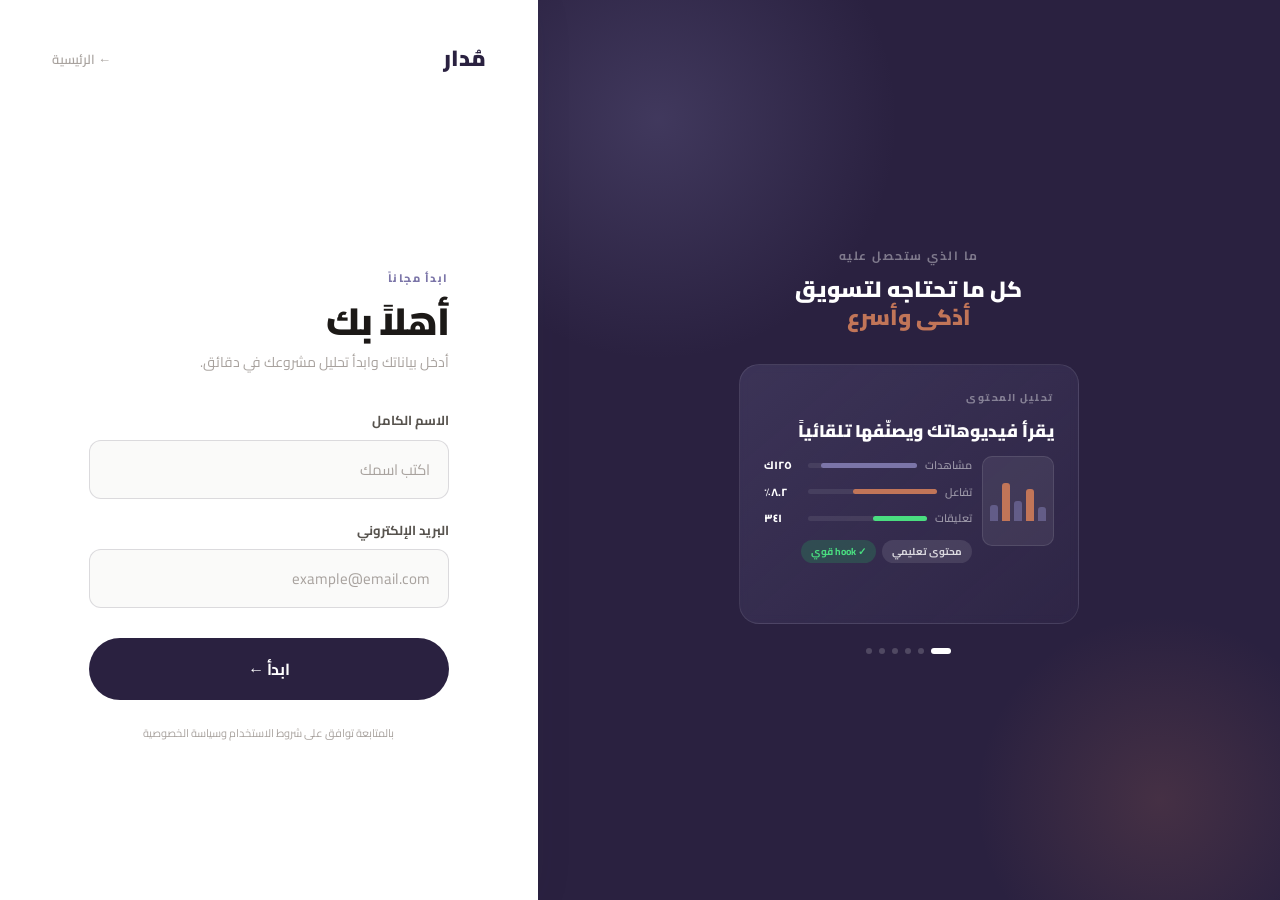
<file: mudar-platform/login.html>
<!DOCTYPE html>
<html lang="ar" dir="rtl">
<head>
<meta charset="UTF-8">
<meta name="viewport" content="width=device-width, initial-scale=1.0">
<title>مُدار — تسجيل الدخول</title>
<link href="https://fonts.googleapis.com/css2?family=Cairo:wght@400;500;600;700;800;900&display=swap" rel="stylesheet">
<link rel="stylesheet" href="css/styles.css">
<style>
* { box-sizing: border-box; margin: 0; padding: 0; }
body { display: flex; height: 100vh; overflow: hidden; background: var(--bg); font-family: var(--font); }

/* ══ Form side ═══════════════════════════════════════════ */
.form-side {
  width: 42%;
  min-width: 360px;
  display: flex;
  flex-direction: column;
  background: var(--surface);
  padding: 40px 52px;
  overflow-y: auto;
  position: relative;
  z-index: 2;
  box-shadow: -4px 0 40px rgba(42,33,64,0.08);
}
.fs-top { display: flex; align-items: center; justify-content: space-between; margin-bottom: auto; }
.fs-logo { font-size: 22px; font-weight: 900; color: var(--dark); }
.fs-back { text-decoration: none; color: var(--t3); font-weight: 600; font-size: 13px; transition: color .2s; }
.fs-back:hover { color: var(--t1); }
.fs-form { max-width: 360px; margin: auto; width: 100%; padding: 44px 0; }
.fs-eyebrow { font-size: 11px; font-weight: 800; color: var(--purple); text-transform: uppercase; letter-spacing: 1.5px; margin-bottom: 14px; }
.fs-title { font-size: 38px; font-weight: 900; color: var(--t1); line-height: 1.1; margin-bottom: 8px; letter-spacing: -1px; }
.fs-subtitle { font-size: 14px; color: var(--t3); margin-bottom: 36px; line-height: 1.6; }
.fs-field { margin-bottom: 20px; }
.fs-field label { display: block; font-size: 13px; font-weight: 700; color: var(--t2); margin-bottom: 8px; }
.fs-input {
  width: 100%; background: var(--bg); border: 1.5px solid var(--b2); border-radius: 12px;
  padding: 14px 18px; font-family: var(--font); font-size: 15px; color: var(--t1);
  outline: none; transition: all .2s;
}
.fs-input:focus { border-color: var(--purple); background: var(--surface); box-shadow: 0 0 0 4px var(--purple-pale); }
.fs-input::placeholder { color: var(--t3); }
.fs-cta {
  width: 100%; margin-top: 10px; background: var(--dark); color: #fff;
  border: none; border-radius: 50px; padding: 16px; font-family: var(--font);
  font-size: 16px; font-weight: 700; cursor: pointer; transition: all .3s; letter-spacing: -.3px;
}
.fs-cta:hover { background: var(--terra); transform: translateY(-2px); box-shadow: 0 8px 24px rgba(193,117,88,.3); }
.fs-error {
  background: #FEE2E2; color: #ef4444; padding: 12px 16px; border-radius: 10px;
  font-size: 13px; font-weight: 600; margin-bottom: 20px; display: none;
}
.fs-footer { font-size: 11px; color: var(--t3); text-align: center; margin-top: 24px; }

/* ══ Cards side ══════════════════════════════════════════ */
.cards-side {
  flex: 1;
  background: var(--dark);
  position: relative;
  overflow: hidden;
  display: flex;
  flex-direction: column;
  align-items: center;
  justify-content: center;
  gap: 0;
}
.cards-side::before {
  content: ''; position: absolute; top: -140px; left: -140px;
  width: 520px; height: 520px;
  background: radial-gradient(circle, rgba(123,117,168,.28) 0%, transparent 65%);
  pointer-events: none;
}
.cards-side::after {
  content: ''; position: absolute; bottom: -100px; right: -80px;
  width: 400px; height: 400px;
  background: radial-gradient(circle, rgba(193,117,88,.18) 0%, transparent 65%);
  pointer-events: none;
}

/* Header */
.cs-header { position: relative; z-index: 2; text-align: center; margin-bottom: 32px; padding: 0 32px; }
.cs-header small { font-size: 12px; font-weight: 700; color: rgba(255,255,255,.4); letter-spacing: 1.5px; text-transform: uppercase; display: block; margin-bottom: 8px; }
.cs-header h3 { font-size: 22px; font-weight: 900; color: #fff; line-height: 1.3; }
.cs-header h3 span { color: var(--terra); }

/* Carousel */
.cards-track { position: relative; z-index: 2; width: min(340px, calc(100% - 48px)); height: 260px; }

.feat-card {
  position: absolute; inset: 0;
  border-radius: 20px;
  padding: 24px;
  border: 1px solid rgba(255,255,255,.09);
  display: flex; flex-direction: column; gap: 14px;
  opacity: 0; transform: translateY(20px) scale(.97);
  transition: opacity .5s ease, transform .5s ease;
  pointer-events: none;
  backdrop-filter: blur(4px);
}
.feat-card.active  { opacity: 1; transform: translateY(0) scale(1); pointer-events: auto; }
.feat-card.exit    { opacity: 0; transform: translateY(-18px) scale(.97); }

.fc-purple { background: linear-gradient(140deg, rgba(123,117,168,.22), rgba(123,117,168,.06)); }
.fc-terra  { background: linear-gradient(140deg, rgba(193,117,88,.22),  rgba(193,117,88,.06));  }
.fc-green  { background: linear-gradient(140deg, rgba(34,197,94,.18),   rgba(34,197,94,.05));   }
.fc-blue   { background: linear-gradient(140deg, rgba(59,130,246,.18),  rgba(59,130,246,.05));  }
.fc-gold   { background: linear-gradient(140deg, rgba(234,179,8,.18),   rgba(234,179,8,.05));   }
.fc-cream  { background: linear-gradient(140deg, rgba(244,237,230,.1),  rgba(244,237,230,.03)); }

.fc-label { font-size: 10px; font-weight: 800; letter-spacing: 1.5px; text-transform: uppercase; color: rgba(255,255,255,.4); }
.fc-title { font-size: 17px; font-weight: 900; color: #fff; line-height: 1.3; }
.fc-visual { flex: 1; }

/* ── Visual 1: Video analysis ────────────────────────── */
.v-video-wrap { display: flex; gap: 10px; align-items: flex-start; }
.v-thumb {
  width: 72px; height: 90px; border-radius: 10px;
  background: rgba(255,255,255,.07); border: 1px solid rgba(255,255,255,.1);
  display: flex; align-items: center; justify-content: center;
  flex-shrink: 0; position: relative; overflow: hidden;
}
.v-thumb-bars { display: flex; align-items: flex-end; gap: 4px; height: 40px; }
.v-thumb-bar { width: 8px; border-radius: 3px 3px 0 0; background: rgba(123,117,168,.6); }
.v-thumb-bar.hi { background: var(--terra); animation: barPulse 2s ease-in-out infinite; }
@keyframes barPulse { 0%,100%{opacity:1} 50%{opacity:.5} }
.v-stats { flex: 1; display: flex; flex-direction: column; gap: 8px; }
.v-stat-row { display: flex; align-items: center; justify-content: space-between; }
.v-stat-label { font-size: 11px; color: rgba(255,255,255,.5); font-weight: 600; }
.v-stat-bar-wrap { flex: 1; height: 5px; background: rgba(255,255,255,.08); border-radius: 3px; margin: 0 8px; }
.v-stat-bar { height: 100%; border-radius: 3px; }
.v-stat-val { font-size: 11px; font-weight: 800; color: #fff; min-width: 36px; text-align: left; }
.v-tag-row { display: flex; gap: 6px; margin-top: 4px; flex-wrap: wrap; }
.v-tag {
  background: rgba(255,255,255,.1); border-radius: 50px;
  padding: 3px 10px; font-size: 10px; font-weight: 700; color: rgba(255,255,255,.8);
}
.v-tag.good { background: rgba(34,197,94,.2); color: #4ade80; }

/* ── Visual 2: Sales + content ────────────────────────── */
.v-chart-wrap { display: flex; flex-direction: column; gap: 8px; }
.v-chart-bars { display: flex; align-items: flex-end; gap: 5px; height: 60px; }
.v-bar {
  flex: 1; border-radius: 4px 4px 0 0;
  background: rgba(255,255,255,.1);
  transition: height .6s ease;
}
.v-bar.spike { background: var(--terra); position: relative; }
.v-bar.spike::after {
  content: '↑ مبيعات'; position: absolute; top: -20px; left: 50%; transform: translateX(-50%);
  font-size: 9px; font-weight: 800; color: var(--terra); white-space: nowrap;
}
.v-chart-days { display: flex; gap: 5px; }
.v-chart-day { flex: 1; text-align: center; font-size: 9px; color: rgba(255,255,255,.3); font-weight: 600; }
.v-chart-insight {
  background: rgba(34,197,94,.1); border: 1px solid rgba(34,197,94,.2);
  border-radius: 8px; padding: 6px 10px;
  font-size: 11px; color: #4ade80; font-weight: 700;
  display: flex; align-items: center; gap: 6px;
}
.pulse-dot { width: 6px; height: 6px; border-radius: 50%; background: #4ade80; animation: pulse 2s infinite; flex-shrink: 0; }
@keyframes pulse { 0%,100%{opacity:1} 50%{opacity:.3} }

/* ── Visual 3: Products ───────────────────────────────── */
.v-products { display: flex; flex-direction: column; gap: 7px; }
.v-product-row {
  display: flex; align-items: center; justify-content: space-between;
  background: rgba(255,255,255,.06); border-radius: 10px; padding: 8px 12px;
  border: 1px solid rgba(255,255,255,.07);
}
.v-product-name { font-size: 12px; font-weight: 700; color: rgba(255,255,255,.85); }
.v-product-right { display: flex; align-items: center; gap: 8px; }
.v-product-rev { font-size: 12px; font-weight: 800; color: #4ade80; }
.v-product-badge { font-size: 9px; font-weight: 800; padding: 2px 7px; border-radius: 50px; }
.badge-featured { background: rgba(193,117,88,.25); color: #e8a07a; }
.badge-opp { background: rgba(234,179,8,.2); color: #fcd34d; }

/* ── Visual 4: Competitor compare ────────────────────── */
.v-compare { display: flex; flex-direction: column; gap: 10px; }
.v-compare-row { display: flex; flex-direction: column; gap: 5px; }
.v-compare-head { display: flex; justify-content: space-between; align-items: center; }
.v-compare-who { font-size: 11px; font-weight: 700; color: rgba(255,255,255,.6); }
.v-compare-pct { font-size: 13px; font-weight: 900; color: #fff; }
.v-compare-track { height: 6px; background: rgba(255,255,255,.08); border-radius: 4px; overflow: hidden; }
.v-compare-fill { height: 100%; border-radius: 4px; }
.fill-you  { background: var(--terra); }
.fill-comp { background: rgba(255,255,255,.2); }
.v-compare-badge {
  background: rgba(34,197,94,.12); border: 1px solid rgba(34,197,94,.2);
  border-radius: 8px; padding: 5px 10px; font-size: 11px; color: #4ade80; font-weight: 700;
  text-align: center; margin-top: 4px;
}

/* ── Visual 5: Audience personas ─────────────────────── */
.v-personas { display: flex; flex-direction: column; gap: 8px; }
.v-persona-row { display: flex; align-items: center; gap: 10px; }
.v-persona-avatar {
  width: 32px; height: 32px; border-radius: 50%; flex-shrink: 0;
  display: flex; align-items: center; justify-content: center;
  font-size: 13px; font-weight: 800; color: #fff;
}
.av-1 { background: rgba(123,117,168,.5); }
.av-2 { background: rgba(193,117,88,.5); }
.av-3 { background: rgba(34,197,94,.35); }
.v-persona-info { flex: 1; }
.v-persona-name { font-size: 11px; font-weight: 700; color: rgba(255,255,255,.8); margin-bottom: 4px; }
.v-persona-bar-wrap { height: 4px; background: rgba(255,255,255,.08); border-radius: 2px; }
.v-persona-bar { height: 100%; border-radius: 2px; }
.pbar-1 { background: var(--purple); }
.pbar-2 { background: var(--terra); }
.pbar-3 { background: #4ade80; }
.v-persona-pct { font-size: 11px; font-weight: 800; color: rgba(255,255,255,.5); min-width: 28px; text-align: left; }

/* ── Visual 6: Weekly plan ────────────────────────────── */
.v-week { display: flex; flex-direction: column; gap: 6px; }
.v-week-row { display: flex; gap: 5px; }
.v-day {
  flex: 1; border-radius: 7px; padding: 6px 4px; text-align: center;
  background: rgba(255,255,255,.05); border: 1px solid rgba(255,255,255,.07);
}
.v-day-name { font-size: 9px; color: rgba(255,255,255,.35); font-weight: 700; margin-bottom: 4px; }
.v-day-dot  { width: 6px; height: 6px; border-radius: 50%; background: rgba(255,255,255,.15); margin: 0 auto; }
.v-day.has-post { border-color: rgba(193,117,88,.35); background: rgba(193,117,88,.1); }
.v-day.has-post .v-day-dot { background: var(--terra); box-shadow: 0 0 6px rgba(193,117,88,.6); }
.v-post-preview {
  background: rgba(255,255,255,.06); border-radius: 8px; padding: 7px 10px;
  display: flex; align-items: center; gap: 8px; border: 1px solid rgba(255,255,255,.08);
}
.v-post-icon { font-size: 16px; }
.v-post-text { font-size: 11px; color: rgba(255,255,255,.7); font-weight: 600; line-height: 1.4; }

/* Progress dots */
.cs-dots { position: relative; z-index: 2; display: flex; gap: 7px; margin-top: 24px; }
.cs-dot {
  width: 6px; height: 6px; border-radius: 50%;
  background: rgba(255,255,255,.18); cursor: pointer; transition: all .3s;
}
.cs-dot.active { background: #fff; width: 20px; border-radius: 3px; }

/* ══ Responsive ══════════════════════════════════════════ */
@media (max-width: 900px) {
  body { flex-direction: column; height: auto; overflow: auto; }
  .form-side { width: 100%; min-width: unset; padding: 32px 24px; box-shadow: none; }
  .cards-side { display: none; }
}
</style>
</head>
<body>

<!-- Feature cards -->
<div class="cards-side">
  <div class="cs-header">
    <small>ما الذي ستحصل عليه</small>
    <h3>كل ما تحتاجه لتسويق<br><span>أذكى وأسرع</span></h3>
  </div>

  <div class="cards-track" id="cardsTrack">

    <!-- Card 1: Video analysis -->
    <div class="feat-card fc-purple active" data-index="0">
      <div class="fc-label">تحليل المحتوى</div>
      <div class="fc-title">يقرأ فيديوهاتك ويصنّفها تلقائياً</div>
      <div class="fc-visual">
        <div class="v-video-wrap">
          <div class="v-thumb">
            <div class="v-thumb-bars">
              <div class="v-thumb-bar" style="height:35%"></div>
              <div class="v-thumb-bar hi" style="height:80%"></div>
              <div class="v-thumb-bar" style="height:50%"></div>
              <div class="v-thumb-bar hi" style="height:95%"></div>
              <div class="v-thumb-bar" style="height:40%"></div>
            </div>
          </div>
          <div class="v-stats">
            <div class="v-stat-row">
              <span class="v-stat-label">مشاهدات</span>
              <div class="v-stat-bar-wrap"><div class="v-stat-bar" style="width:88%;background:var(--purple)"></div></div>
              <span class="v-stat-val">١٢٥ك</span>
            </div>
            <div class="v-stat-row">
              <span class="v-stat-label">تفاعل</span>
              <div class="v-stat-bar-wrap"><div class="v-stat-bar" style="width:65%;background:var(--terra)"></div></div>
              <span class="v-stat-val">٨.٢٪</span>
            </div>
            <div class="v-stat-row">
              <span class="v-stat-label">تعليقات</span>
              <div class="v-stat-bar-wrap"><div class="v-stat-bar" style="width:45%;background:#4ade80"></div></div>
              <span class="v-stat-val">٣٤١</span>
            </div>
            <div class="v-tag-row">
              <span class="v-tag">محتوى تعليمي</span>
              <span class="v-tag good">✓ hook قوي</span>
            </div>
          </div>
        </div>
      </div>
    </div>

    <!-- Card 2: Sales correlation -->
    <div class="feat-card fc-terra" data-index="1">
      <div class="fc-label">ربط المبيعات</div>
      <div class="fc-title">اكتشف أي فيديو يرفع مبيعاتك</div>
      <div class="fc-visual">
        <div class="v-chart-wrap">
          <div class="v-chart-bars">
            <div class="v-bar" style="height:30%"></div>
            <div class="v-bar" style="height:45%"></div>
            <div class="v-bar spike" style="height:90%"></div>
            <div class="v-bar" style="height:70%"></div>
            <div class="v-bar spike" style="height:85%"></div>
            <div class="v-bar" style="height:40%"></div>
            <div class="v-bar" style="height:55%"></div>
          </div>
          <div class="v-chart-days">
            <div class="v-chart-day">أحد</div>
            <div class="v-chart-day">إث</div>
            <div class="v-chart-day">ثل</div>
            <div class="v-chart-day">أرب</div>
            <div class="v-chart-day">خم</div>
            <div class="v-chart-day">جم</div>
            <div class="v-chart-day">سب</div>
          </div>
          <div class="v-chart-insight">
            <span class="pulse-dot"></span>
            فيديوهات الثلاثاء ترفع المبيعات ٣× في ٧ أيام
          </div>
        </div>
      </div>
    </div>

    <!-- Card 3: Products -->
    <div class="feat-card fc-green" data-index="2">
      <div class="fc-label">تحليل المنتجات</div>
      <div class="fc-title">يعرف أي منتجاتك تحتاج محتوى</div>
      <div class="fc-visual">
        <div class="v-products">
          <div class="v-product-row">
            <span class="v-product-name">كريم الوجه</span>
            <div class="v-product-right">
              <span class="v-product-rev">+٢,٤٠٠ ر.س</span>
              <span class="v-product-badge badge-featured">ظهر في ٣ فيديوهات</span>
            </div>
          </div>
          <div class="v-product-row">
            <span class="v-product-name">واقي الشمس SPF50</span>
            <div class="v-product-right">
              <span class="v-product-rev">+١,٨٠٠ ر.س</span>
              <span class="v-product-badge badge-featured">ظهر في ٢ فيديوهات</span>
            </div>
          </div>
          <div class="v-product-row" style="opacity:.7">
            <span class="v-product-name">سيروم فيتامين C</span>
            <div class="v-product-right">
              <span class="v-product-rev" style="color:#fcd34d">٩٢٠ ر.س</span>
              <span class="v-product-badge badge-opp">لا يوجد محتوى</span>
            </div>
          </div>
        </div>
      </div>
    </div>

    <!-- Card 4: Competitor -->
    <div class="feat-card fc-blue" data-index="3">
      <div class="fc-label">مقارنة المنافسين</div>
      <div class="fc-title">كيف تقف أمام منافسيك؟</div>
      <div class="fc-visual">
        <div class="v-compare">
          <div class="v-compare-row">
            <div class="v-compare-head">
              <span class="v-compare-who">حسابك</span>
              <span class="v-compare-pct" style="color:var(--terra)">٨.٢٪ تفاعل</span>
            </div>
            <div class="v-compare-track"><div class="v-compare-fill fill-you" style="width:82%"></div></div>
          </div>
          <div class="v-compare-row">
            <div class="v-compare-head">
              <span class="v-compare-who">متوسط المنافسين</span>
              <span class="v-compare-pct" style="color:rgba(255,255,255,.5)">٤.١٪ تفاعل</span>
            </div>
            <div class="v-compare-track"><div class="v-compare-fill fill-comp" style="width:41%"></div></div>
          </div>
          <div class="v-compare-badge">✓ أنتِ أفضل من ٧٤٪ من المنافسين</div>
        </div>
      </div>
    </div>

    <!-- Card 5: Audience personas -->
    <div class="feat-card fc-gold" data-index="4">
      <div class="fc-label">فهم الجمهور</div>
      <div class="fc-title">من هم الناس اللي يشترون منك؟</div>
      <div class="fc-visual">
        <div class="v-personas">
          <div class="v-persona-row">
            <div class="v-persona-avatar av-1">أ</div>
            <div class="v-persona-info">
              <div class="v-persona-name">أمهات ٢٥-٣٥ سنة</div>
              <div class="v-persona-bar-wrap"><div class="v-persona-bar pbar-1" style="width:62%"></div></div>
            </div>
            <span class="v-persona-pct">٦٢٪</span>
          </div>
          <div class="v-persona-row">
            <div class="v-persona-avatar av-2">م</div>
            <div class="v-persona-info">
              <div class="v-persona-name">مهتمات بالعناية</div>
              <div class="v-persona-bar-wrap"><div class="v-persona-bar pbar-2" style="width:28%"></div></div>
            </div>
            <span class="v-persona-pct">٢٨٪</span>
          </div>
          <div class="v-persona-row">
            <div class="v-persona-avatar av-3">ن</div>
            <div class="v-persona-info">
              <div class="v-persona-name">طالبات جامعيات</div>
              <div class="v-persona-bar-wrap"><div class="v-persona-bar pbar-3" style="width:10%"></div></div>
            </div>
            <span class="v-persona-pct">١٠٪</span>
          </div>
        </div>
      </div>
    </div>

    <!-- Card 6: Weekly plan -->
    <div class="feat-card fc-cream" data-index="5">
      <div class="fc-label">الخطة الأسبوعية</div>
      <div class="fc-title">جدول نشرك جاهز تلقائياً</div>
      <div class="fc-visual">
        <div class="v-week">
          <div class="v-week-row">
            <div class="v-day"><div class="v-day-name">أحد</div><div class="v-day-dot"></div></div>
            <div class="v-day has-post"><div class="v-day-name">إث</div><div class="v-day-dot"></div></div>
            <div class="v-day"><div class="v-day-name">ثل</div><div class="v-day-dot"></div></div>
            <div class="v-day has-post"><div class="v-day-name">أرب</div><div class="v-day-dot"></div></div>
            <div class="v-day"><div class="v-day-name">خم</div><div class="v-day-dot"></div></div>
            <div class="v-day has-post"><div class="v-day-name">جم</div><div class="v-day-dot"></div></div>
            <div class="v-day"><div class="v-day-name">سب</div><div class="v-day-dot"></div></div>
          </div>
          <div class="v-post-preview">
            <span class="v-post-icon">📱</span>
            <div class="v-post-text">الإثنين ٨م — فيديو: «٣ أخطاء تدمر بشرتك في الصيف»</div>
          </div>
          <div class="v-post-preview">
            <span class="v-post-icon">🎯</span>
            <div class="v-post-text">الأربعاء ٧م — Hook: «وقفت أمام المرآة وصدمت...»</div>
          </div>
        </div>
      </div>
    </div>

  </div>

  <div class="cs-dots" id="csDots">
    <div class="cs-dot active" onclick="goTo(0)"></div>
    <div class="cs-dot" onclick="goTo(1)"></div>
    <div class="cs-dot" onclick="goTo(2)"></div>
    <div class="cs-dot" onclick="goTo(3)"></div>
    <div class="cs-dot" onclick="goTo(4)"></div>
    <div class="cs-dot" onclick="goTo(5)"></div>
  </div>
</div>

<!-- Form -->
<div class="form-side">
  <div class="fs-top">
    <div class="fs-logo">مُدار</div>
    <a href="index.html" class="fs-back">← الرئيسية</a>
  </div>
  <div class="fs-form">
    <div class="fs-eyebrow">ابدأ مجاناً</div>
    <h1 class="fs-title">أهلاً بك</h1>
    <p class="fs-subtitle">أدخل بياناتك وابدأ تحليل مشروعك في دقائق.</p>
    <div class="fs-error" id="errorMsg"></div>
    <div class="fs-field">
      <label>الاسم الكامل</label>
      <input class="fs-input" type="text" id="loginName" placeholder="اكتب اسمك" autocomplete="name">
    </div>
    <div class="fs-field">
      <label>البريد الإلكتروني</label>
      <input class="fs-input" type="email" id="loginEmail" placeholder="example@email.com"
             autocomplete="email" style="direction:ltr;text-align:right">
    </div>
    <button class="fs-cta" onclick="doLogin()" id="loginBtn">ابدأ ←</button>
    <p class="fs-footer">بالمتابعة توافق على شروط الاستخدام وسياسة الخصوصية</p>
  </div>
</div>

<script>
/* ── Login ──────────────────────────────────────────── */
function doLogin() {
  const name  = document.getElementById('loginName').value.trim();
  const email = document.getElementById('loginEmail').value.trim();
  const err   = document.getElementById('errorMsg');
  if (!name || !email) { err.textContent = 'يرجى إدخال الاسم والبريد الإلكتروني'; err.style.display = 'block'; return; }
  const emailRe = /^[^\s@]+@[^\s@]+\.[a-zA-Z]{2,}$/;
  if (!emailRe.test(email)) { err.textContent = 'البريد الإلكتروني غير صحيح'; err.style.display = 'block'; return; }
  err.style.display = 'none';
  const bizTypeParam = new URLSearchParams(window.location.search).get('type') || '';
  sessionStorage.setItem('mudarUser', JSON.stringify({ name, email }));
  if (bizTypeParam) sessionStorage.setItem('mudarBizTypeHint', bizTypeParam);
  const btn = document.getElementById('loginBtn');
  btn.textContent = '...'; btn.disabled = true;
  setTimeout(() => { window.location.href = 'pricing.html'; }, 400);
}
document.addEventListener('keydown', e => { if (e.key === 'Enter') doLogin(); });
const existing = sessionStorage.getItem('mudarUser');
if (existing) {
  try { const u = JSON.parse(existing); if (u.name) document.getElementById('loginName').value = u.name; if (u.email) document.getElementById('loginEmail').value = u.email; } catch(e) {}
}

/* ── Carousel ────────────────────────────────────────── */
const TOTAL = 6, DELAY = 4000;
let current = 0, timer = null;
const cards = document.querySelectorAll('.feat-card');
const dots  = document.querySelectorAll('.cs-dot');

function goTo(idx) {
  cards[current].classList.remove('active'); cards[current].classList.add('exit');
  dots[current].classList.remove('active');
  const prev = current;
  setTimeout(() => cards[prev].classList.remove('exit'), 500);
  current = ((idx % TOTAL) + TOTAL) % TOTAL;
  cards[current].classList.add('active'); dots[current].classList.add('active');
  resetTimer();
}
function resetTimer() { clearInterval(timer); timer = setInterval(() => goTo(current + 1), DELAY); }
resetTimer();

const track = document.getElementById('cardsTrack');
track.addEventListener('mouseenter', () => clearInterval(timer));
track.addEventListener('mouseleave', resetTimer);
let tx = 0;
track.addEventListener('touchstart', e => { tx = e.changedTouches[0].clientX; });
track.addEventListener('touchend',   e => { const dx = e.changedTouches[0].clientX - tx; if (Math.abs(dx) > 40) goTo(dx > 0 ? current - 1 : current + 1); });
</script>
</body>
</html>
</file>
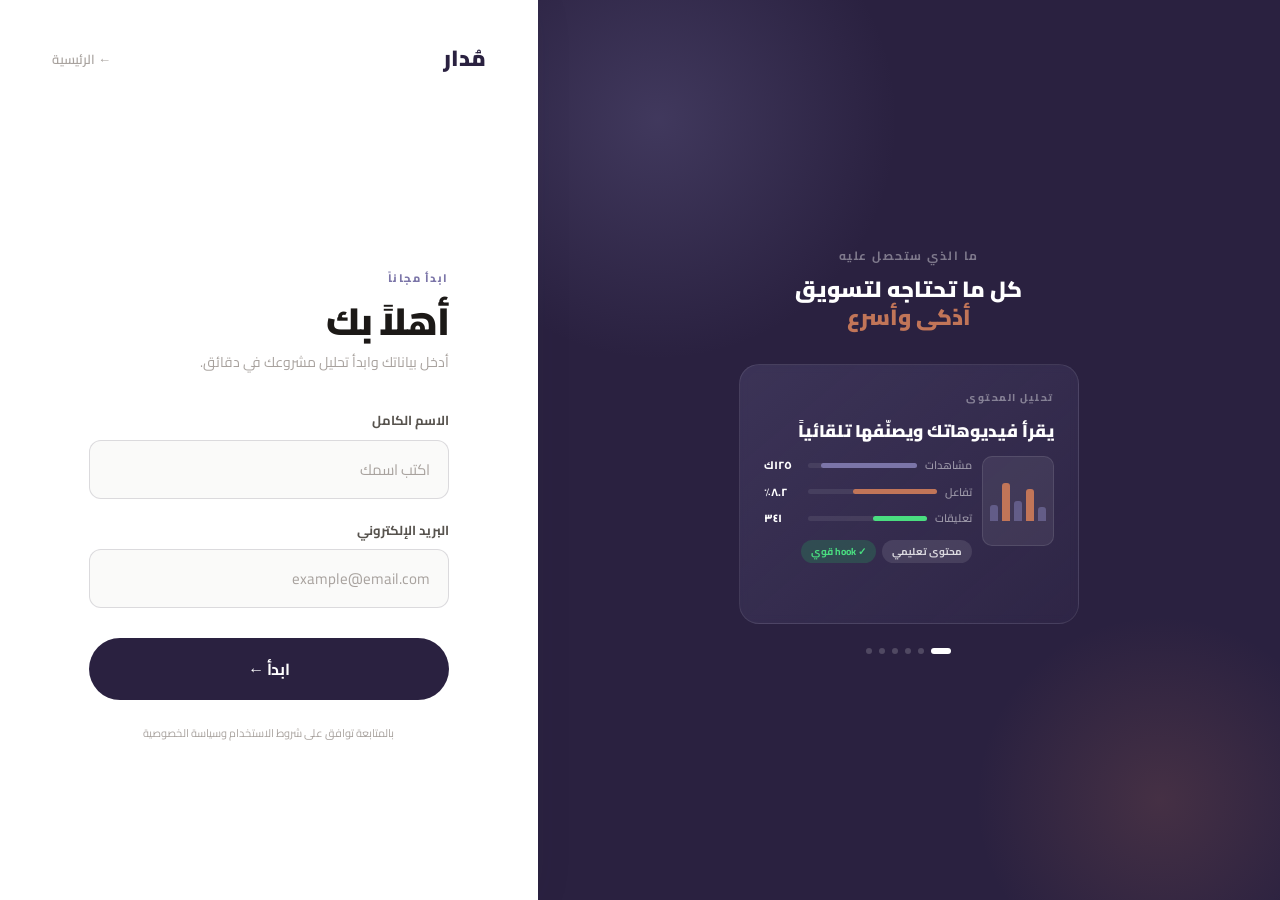
<file: mudar-platform/onboarding.html>
<!DOCTYPE html>
<html lang="ar" dir="rtl">
<head>
<meta charset="UTF-8">
<meta name="viewport" content="width=device-width, initial-scale=1.0">
<title>مُدار — إعداد الحساب</title>
<link href="https://fonts.googleapis.com/css2?family=DM+Mono:wght@400;500&family=Cairo:wght@400;500;600;700;800;900&display=swap" rel="stylesheet">
<link rel="stylesheet" href="css/styles.css">
<script src="js/api.js"></script>
<style>
  body { background: var(--bg2); }
  .onboarding-wrap { max-width: 680px; margin: 0 auto; padding: 0 24px 60px; }
  .onboarding-wrap.wide { max-width: 1100px; padding: 0 24px 60px; }
  .helper-banner {
    background: #EDE9FF; border: 1px solid #CFC8FF;
    border-radius: 10px; padding: 12px 16px;
    font-size: 13px; color: #4B3FA0; line-height: 1.65;
    margin-bottom: 16px; font-weight: 500;
  }
  .helper-banner strong { font-weight: 800; }
  .required-hint { font-size: 11px; color: var(--red); font-weight: 700; margin-right: 4px; }
  .validation-msg {
    background: #fee2e2; color: var(--red);
    border-radius: 10px; padding: 10px 14px;
    font-size: 13px; font-weight: 700;
    margin-top: 12px; display: none;
  }
  .step { display: none; animation: fadeIn .3s ease; }
  .step.active { display: block; }
  .step-header { margin-bottom: 24px; }
  .step-header h2 { font-size: 24px; font-weight: 800; color: var(--t1); }
  .step-header p { font-size: 14px; color: var(--t2); margin-top: 4px; opacity: .85; }
  .step-footer { display: flex; gap: 12px; margin-top: 28px; }
  .step-footer .btn-green-lg, .step-footer .btn-navy-lg { flex: 1; }
  .chip-section-label { font-size: 12px; font-weight: 700; color: var(--t3); text-transform: uppercase; letter-spacing: .5px; margin-bottom: 8px; margin-top: 16px; }
  .manual-grid { display: grid; grid-template-columns: 1fr 1fr; gap: 16px; margin-top: 20px; }
  .platform-tabs { display: flex; gap: 8px; margin-bottom: 24px; }
  .platform-tab {
    flex: 1; display: flex; flex-direction: column; align-items: center; gap: 8px;
    padding: 14px 10px; border-radius: 12px; border: 2px solid var(--b1);
    cursor: pointer; transition: all .2s; background: var(--bg);
  }
  .platform-tab:hover { border-color: var(--acc); background: var(--bg2); }
  .platform-tab.active { border-color: var(--t1); background: var(--bg3); }
  .platform-tab .p-icon { font-size: 26px; line-height: 1; }
  .platform-tab .p-name { font-size: 13px; font-weight: 700; color: var(--t1); }
  .platform-tab .p-badge { font-size: 10px; font-weight: 600; color: var(--t3); background: var(--bg2); border-radius: 50px; padding: 2px 8px; }
  .platform-tab.active .p-badge { background: var(--terra-pale); color: var(--terra-dark); }
  .social-loading { display: none; flex-direction: column; align-items: center; gap: 16px; padding: 40px 0; text-align: center; }
  .social-loading.visible { display: flex; }
  .tiktok-form.hidden { display: none; }
  .table-toolbar { display: flex; gap: 10px; align-items: center; margin-bottom: 12px; flex-wrap: wrap; }
  .table-toolbar .search-bar { flex: 1; min-width: 200px; }
  .video-desc { max-width: 220px; overflow: hidden; text-overflow: ellipsis; white-space: nowrap; font-size: 12px; }
  .stats-mini { display: grid; grid-template-columns: 1fr 1fr 1fr 1fr; gap: 10px; margin-bottom: 16px; }
  .stats-mini-card { background: var(--bg2); border-radius: var(--r); padding: 12px 14px; }
  .stats-mini-card .label { font-size: 11px; color: var(--t2); font-weight: 600; }
  .stats-mini-card .val { font-size: 18px; font-weight: 800; color: var(--t1); margin-top: 2px; }
  .save-loading { display: none; flex-direction: column; align-items: center; gap: 20px; padding: 40px 0; }
  .save-loading.visible { display: flex; }
  .save-form.hidden { display: none; }
  @media (max-width: 600px) {
    .manual-grid { grid-template-columns: 1fr; }
    .stats-mini { grid-template-columns: 1fr 1fr; }
  }

  /* ─── Sidebar Layout ─── */
  body.has-sidebar { padding-right: 268px; }
  body.has-sidebar .progress-bar { display: none !important; }

  .ob-sidebar {
    position: fixed; right: 0; top: 0; height: 100vh; width: 260px;
    background: #2A2140;
    display: none; flex-direction: column;
    padding: 32px 20px 32px 24px;
    z-index: 300; overflow-y: auto;
    border-left: 1px solid rgba(255,255,255,.06);
  }
  .ob-sidebar.visible { display: flex; }

  .ob-sb-back {
    font-size: 12px; font-weight: 600; color: rgba(255,255,255,.28);
    text-decoration: none; display: flex; align-items: center; gap: 4px;
    margin-bottom: 28px; transition: color .2s;
  }
  .ob-sb-back:hover { color: rgba(255,255,255,.65); }

  .ob-sb-logo {
    font-size: 22px; font-weight: 900; color: white;
    letter-spacing: -.5px; margin-bottom: 40px;
  }

  .ob-sb-steps { display: flex; flex-direction: column; }

  .ob-sb-item {
    display: flex; flex-direction: row-reverse;
    gap: 14px; align-items: flex-start;
  }

  .ob-sb-left {
    display: flex; flex-direction: column;
    align-items: center; flex-shrink: 0; padding-top: 2px;
  }

  .ob-sb-dot {
    width: 11px; height: 11px; border-radius: 50%;
    background: rgba(255,255,255,.1);
    border: 2px solid rgba(255,255,255,.15);
    flex-shrink: 0; transition: all .3s;
  }

  .ob-sb-line {
    width: 1.5px; height: 30px;
    background: rgba(255,255,255,.08); margin-top: 3px;
  }

  .ob-sb-info { flex: 1; padding-bottom: 28px; text-align: right; }

  .ob-sb-title {
    font-size: 13px; font-weight: 700; color: rgba(255,255,255,.28);
    transition: color .3s;
  }

  .ob-sb-sub { font-size: 11px; color: rgba(255,255,255,.16); margin-top: 2px; }

  .ob-sb-item.active .ob-sb-dot {
    background: #C17558; border-color: #C17558;
    box-shadow: 0 0 0 3px rgba(193,117,88,.2);
  }
  .ob-sb-item.active .ob-sb-line { background: rgba(193,117,88,.22); }
  .ob-sb-item.active .ob-sb-title { color: white; font-weight: 800; }
  .ob-sb-item.active .ob-sb-sub  { color: rgba(255,255,255,.38); }

  .ob-sb-item.done .ob-sb-dot  { background: var(--terra,#C17558); border-color: var(--terra,#C17558); }
  .ob-sb-item.done .ob-sb-line { background: rgba(193,117,88,.2); }
  .ob-sb-item.done .ob-sb-title { color: rgba(255,255,255,.45); }

  @media (max-width: 900px) {
    .ob-sidebar { display: none !important; }
    body.has-sidebar { padding-right: 0; }
    body.has-sidebar .progress-bar { display: flex !important; }
  }
</style>
</head>
<body>

<!-- ══ Sidebar Navigation ══ -->
<aside class="ob-sidebar" id="obSidebar">
  <a href="index.html" class="ob-sb-back">← الرئيسية</a>
  <div class="ob-sb-logo">مُدار</div>

  <!-- Existing business: 5 steps -->
  <div class="ob-sb-steps" id="obSbEx" style="display:none">
    <div class="ob-sb-item inactive" id="sbItem1">
      <div class="ob-sb-info">
        <div class="ob-sb-title">البزنس</div>
        <div class="ob-sb-sub">معلومات المشروع</div>
      </div>
      <div class="ob-sb-left"><div class="ob-sb-dot"></div><div class="ob-sb-line"></div></div>
    </div>
    <div class="ob-sb-item inactive" id="sbItem2">
      <div class="ob-sb-info">
        <div class="ob-sb-title">المبيعات</div>
        <div class="ob-sb-sub">بيانات المبيعات</div>
      </div>
      <div class="ob-sb-left"><div class="ob-sb-dot"></div><div class="ob-sb-line"></div></div>
    </div>
    <div class="ob-sb-item inactive" id="sbItem3">
      <div class="ob-sb-info">
        <div class="ob-sb-title">TikTok</div>
        <div class="ob-sb-sub">حسابات التواصل</div>
      </div>
      <div class="ob-sb-left"><div class="ob-sb-dot"></div><div class="ob-sb-line"></div></div>
    </div>
    <div class="ob-sb-item inactive" id="sbItem4">
      <div class="ob-sb-info">
        <div class="ob-sb-title">البيانات</div>
        <div class="ob-sb-sub">مراجعة ومعالجة</div>
      </div>
      <div class="ob-sb-left"><div class="ob-sb-dot"></div><div class="ob-sb-line"></div></div>
    </div>
    <div class="ob-sb-item inactive" id="sbItem5">
      <div class="ob-sb-info">
        <div class="ob-sb-title">التحليل</div>
        <div class="ob-sb-sub">إطلاق التحليل</div>
      </div>
      <div class="ob-sb-left"><div class="ob-sb-dot"></div></div>
    </div>
  </div>

  <!-- New business: 3 steps -->
  <div class="ob-sb-steps" id="obSbNew" style="display:none">
    <div class="ob-sb-item inactive" id="sbItemN1">
      <div class="ob-sb-info">
        <div class="ob-sb-title">البزنس</div>
        <div class="ob-sb-sub">معلومات المشروع</div>
      </div>
      <div class="ob-sb-left"><div class="ob-sb-dot"></div><div class="ob-sb-line"></div></div>
    </div>
    <div class="ob-sb-item inactive" id="sbItemN2">
      <div class="ob-sb-info">
        <div class="ob-sb-title">التفاصيل</div>
        <div class="ob-sb-sub">بيانات إضافية</div>
      </div>
      <div class="ob-sb-left"><div class="ob-sb-dot"></div><div class="ob-sb-line"></div></div>
    </div>
    <div class="ob-sb-item inactive" id="sbItemN3">
      <div class="ob-sb-info">
        <div class="ob-sb-title">الخطة</div>
        <div class="ob-sb-sub">خطة المحتوى</div>
      </div>
      <div class="ob-sb-left"><div class="ob-sb-dot"></div></div>
    </div>
  </div>
</aside>

<nav class="nav">
  <a href="index.html" class="brand">
    <span style="font-size:20px;font-weight:800;color:var(--t1);font-family:'Cairo',sans-serif">مُدار</span>
    <span style="font-size:11px;color:var(--t2);margin-right:6px">تسويق يُدار بالبيانات</span>
  </a>
  <span id="navStepLabel" style="font-size:13px;color:var(--t3);font-weight:600">الخطوة 1 من 5</span>
</nav>

<div class="onboarding-wrap" id="onboardingWrap">

  <!-- Progress Bar (existing businesses) -->
  <div class="progress-bar" id="progressBar">
    <div class="step-item">
      <div class="step-circle active" id="sc1">1</div>
      <div class="step-label active" id="sl1">البزنس</div>
    </div>
    <div class="step-line" id="ln1"></div>
    <div class="step-item">
      <div class="step-circle inactive" id="sc2">2</div>
      <div class="step-label" id="sl2">المبيعات</div>
    </div>
    <div class="step-line" id="ln2"></div>
    <div class="step-item">
      <div class="step-circle inactive" id="sc3">3</div>
      <div class="step-label" id="sl3">TikTok</div>
    </div>
    <div class="step-line" id="ln3"></div>
    <div class="step-item">
      <div class="step-circle inactive" id="sc4">4</div>
      <div class="step-label" id="sl4">البيانات</div>
    </div>
    <div class="step-line" id="ln4"></div>
    <div class="step-item">
      <div class="step-circle inactive" id="sc5">5</div>
      <div class="step-label" id="sl5">التحليل</div>
    </div>
  </div>

  <!-- Progress Bar (new businesses) -->
  <div class="progress-bar" id="progressBarNew" style="display:none">
    <div class="step-item">
      <div class="step-circle active" id="scN1">1</div>
      <div class="step-label active" id="slN1">البزنس</div>
    </div>
    <div class="step-line"></div>
    <div class="step-item">
      <div class="step-circle inactive" id="scN2">2</div>
      <div class="step-label" id="slN2">التفاصيل</div>
    </div>
    <div class="step-line"></div>
    <div class="step-item">
      <div class="step-circle inactive" id="scN3">3</div>
      <div class="step-label" id="slN3">الخطة</div>
    </div>
  </div>

  <!-- ── STEP 0: Type Selection ── -->
  <div class="step active" id="step0">
    <div class="card" style="text-align:center;padding:48px 32px">
      <div style="font-size:42px;margin-bottom:16px">🚀</div>
      <h2 style="font-size:26px;font-weight:800;color:var(--t1);margin-bottom:8px">أهلاً بك في مُدار</h2>
      <p style="font-size:15px;color:var(--t2);margin-bottom:40px;line-height:1.7">ابدئي بتحديد وضع بزنسك على السوشيال ميديا</p>
      <div style="display:grid;grid-template-columns:1fr 1fr;gap:16px;max-width:520px;margin:0 auto">
        <div onclick="selectBizType('existing')" style="
          border:2px solid var(--b1);border-radius:16px;padding:28px 20px;cursor:pointer;
          transition:all .2s;background:var(--bg);text-align:center
        " onmouseenter="this.style.borderColor='var(--acc)';this.style.background='var(--bg2)'"
           onmouseleave="this.style.borderColor='var(--b1)';this.style.background='var(--bg)'">
          <div style="font-size:36px;margin-bottom:12px">📊</div>
          <div style="font-size:16px;font-weight:800;color:var(--t1);margin-bottom:6px">بزنس موجود</div>
          <div style="font-size:13px;color:var(--t2);line-height:1.6">عندي حسابات سوشيال ميديا فعّالة وأبغى أحلل أدائها</div>
        </div>
        <div onclick="selectBizType('new')" style="
          border:2px solid var(--b1);border-radius:16px;padding:28px 20px;cursor:pointer;
          transition:all .2s;background:var(--bg);text-align:center;position:relative
        " onmouseenter="this.style.borderColor='var(--terra)';this.style.background='var(--terra-pale)'"
           onmouseleave="this.style.borderColor='var(--b1)';this.style.background='var(--bg)'">
          <div style="position:absolute;top:12px;left:12px;background:var(--terra);color:#fff;font-size:10px;font-weight:700;padding:3px 8px;border-radius:20px">جديد</div>
          <div style="font-size:36px;margin-bottom:12px">✨</div>
          <div style="font-size:16px;font-weight:800;color:var(--t1);margin-bottom:6px">بزنس جديد</div>
          <div style="font-size:13px;color:var(--t2);line-height:1.6">أبدأ من الصفر وأبغى خطة محتوى مخصصة لبزنسي</div>
        </div>
      </div>
    </div>
  </div>

  <!-- ── STEP 1: Business Profile ── -->
  <div class="step" id="step1">
    <div class="card">
      <div class="step-header">
        <h2>أخبرنا عن بزنسك</h2>
        <p>هذه المعلومات <strong>مطلوبة</strong> — تساعد الذكاء الاصطناعي على تقديم توصيات دقيقة لك</p>
      </div>

      <div id="step1ValidationMsg" class="validation-msg"></div>

      <div class="form-group">
        <label class="form-label">اسم البزنس <span class="required-hint">*</span></label>
        <input class="input" type="text" id="bizName" placeholder="مثال: متجر نور للعناية">
      </div>
      <div class="form-group">
        <label class="form-label">وش تبيع؟ <span class="required-hint">*</span></label>
        <textarea class="input" id="bizProducts" placeholder="اكتب وصفاً مختصراً لمنتجاتك أو خدماتك..." rows="3"></textarea>
      </div>
      <div class="form-group">
        <label class="form-label">القطاع <span class="required-hint">*</span></label>
        <select class="input" id="bizSector">
          <option value="">اختر القطاع</option>
          <option>عناية بالبشرة والجمال</option>
          <option>ملابس وأزياء</option>
          <option>صحة ولياقة</option>
          <option>طعام ومشروبات</option>
          <option>إلكترونيات</option>
          <option>أثاث وديكور</option>
          <option>تعليم وكورسات</option>
          <option>خدمات</option>
          <option>أخرى</option>
        </select>
      </div>

      <div class="divider"></div>

      <div>
        <div class="chip-section-label">الجنس المستهدف <span class="required-hint">*</span></div>
        <div class="chips-group" id="chips-gender">
          <span class="chip" data-group="gender">نساء</span>
          <span class="chip" data-group="gender">رجال</span>
          <span class="chip" data-group="gender">الجنسين</span>
        </div>
      </div>
      <div>
        <div class="chip-section-label">الفئة العمرية</div>
        <div class="chips-group" id="chips-age">
          <span class="chip" data-group="age">١٣–١٧</span>
          <span class="chip" data-group="age">١٨–٢٤</span>
          <span class="chip" data-group="age">٢٥–٣٤</span>
          <span class="chip" data-group="age">٣٥–٤٤</span>
          <span class="chip" data-group="age">٤٥+</span>
        </div>
      </div>
      <div>
        <div class="chip-section-label">السوق المستهدف</div>
        <div class="chips-group" id="chips-market">
          <span class="chip" data-group="market">السعودية</span>
          <span class="chip" data-group="market">الإمارات</span>
          <span class="chip" data-group="market">الكويت</span>
          <span class="chip" data-group="market">مصر</span>
          <span class="chip" data-group="market">الخليج كله</span>
          <span class="chip" data-group="market">العالم العربي</span>
        </div>
      </div>
      <div>
        <div class="chip-section-label">الهدف الرئيسي <span class="required-hint">*</span></div>
        <div class="chips-group" id="chips-goal">
          <span class="chip" data-group="goal">زيادة المبيعات</span>
          <span class="chip" data-group="goal">زيادة المتابعين</span>
          <span class="chip" data-group="goal">رفع الوعي</span>
          <span class="chip" data-group="goal">استقطاب عملاء</span>
          <span class="chip" data-group="goal">الاحتفاظ بالعملاء</span>
        </div>
      </div>
      <div>
        <div class="chip-section-label">نبرة البراند <span class="required-hint">*</span></div>
        <div class="chips-group" id="chips-tone">
          <span class="chip" data-group="tone">ودود وقريب</span>
          <span class="chip" data-group="tone">احترافي وموثوق</span>
          <span class="chip" data-group="tone">ملهم ومحفز</span>
          <span class="chip" data-group="tone">فاخر وراقي</span>
          <span class="chip" data-group="tone">شبابي وعصري</span>
          <span class="chip" data-group="tone">تعليمي</span>
        </div>
      </div>
      <div style="margin-bottom:8px">
        <div class="chip-section-label">نطاق السعر</div>
        <div class="chips-group" id="chips-price">
          <span class="chip" data-group="price">أقل من ٥٠ ريال</span>
          <span class="chip" data-group="price">٥٠–١٥٠</span>
          <span class="chip" data-group="price">١٥٠–٥٠٠</span>
          <span class="chip" data-group="price">أكثر من ٥٠٠</span>
        </div>
      </div>

      <div class="step-footer">
        <button class="btn-green-lg" onclick="goStep1()">التالي ←</button>
      </div>
    </div>
  </div>

  <!-- ── STEP 1B: New Business Extra Info ── -->
  <div class="step" id="step1B">
    <div class="card">
      <div class="step-header">
        <h2>بعض التفاصيل الإضافية</h2>
        <p>تساعد الذكاء الاصطناعي على بناء خطة مخصصة لبزنسك تحديداً</p>
      </div>

      <div class="form-group">
        <label class="form-label">ما هي ميزانيتك الشهرية للمحتوى؟</label>
        <select class="input" id="newBizBudget">
          <option value="">اختر النطاق</option>
          <option value="أقل من 500 ريال">أقل من 500 ريال</option>
          <option value="500 - 2000 ريال">500 - 2000 ريال</option>
          <option value="2000 - 5000 ريال">2000 - 5000 ريال</option>
          <option value="أكثر من 5000 ريال">أكثر من 5000 ريال</option>
        </select>
      </div>

      <div class="form-group">
        <label class="form-label">منافسون أو حسابات تعجبك (اختياري)</label>
        <input class="input" type="text" id="newBizCompetitors" placeholder="مثال: @brand1، @brand2 — أو أسماء متاجر تعجبك">
      </div>

      <div class="form-group">
        <label class="form-label">أي منصات تفضل البدء فيها؟</label>
        <div style="display:flex;gap:10px;flex-wrap:wrap;margin-top:8px">
          <label style="display:flex;align-items:center;gap:8px;cursor:pointer;padding:10px 14px;border:2px solid var(--b1);border-radius:10px;font-size:14px;font-weight:600;color:var(--t1)">
            <input type="checkbox" value="TikTok" class="platform-check" style="accent-color:#7B75A8"> 🎵 TikTok
          </label>
          <label style="display:flex;align-items:center;gap:8px;cursor:pointer;padding:10px 14px;border:2px solid var(--b1);border-radius:10px;font-size:14px;font-weight:600;color:var(--t1)">
            <input type="checkbox" value="Instagram" class="platform-check" style="accent-color:#7B75A8"> 📸 Instagram
          </label>
          <label style="display:flex;align-items:center;gap:8px;cursor:pointer;padding:10px 14px;border:2px solid var(--b1);border-radius:10px;font-size:14px;font-weight:600;color:var(--t1)">
            <input type="checkbox" value="Snapchat" class="platform-check" style="accent-color:#7B75A8"> 👻 Snapchat
          </label>
          <label style="display:flex;align-items:center;gap:8px;cursor:pointer;padding:10px 14px;border:2px solid var(--b1);border-radius:10px;font-size:14px;font-weight:600;color:var(--t1)">
            <input type="checkbox" value="X" class="platform-check" style="accent-color:#7B75A8"> 𝕏 X
          </label>
        </div>
      </div>

      <div class="form-group">
        <label class="form-label">هل عندك مصوّر أو تنتجين المحتوى بنفسك؟</label>
        <div style="display:flex;gap:10px;margin-top:8px">
          <label style="display:flex;align-items:center;gap:8px;cursor:pointer;padding:10px 16px;border:2px solid var(--b1);border-radius:10px;font-size:14px;font-weight:600;color:var(--t1)">
            <input type="radio" name="contentProd" value="self" style="accent-color:#7B75A8"> بنفسي
          </label>
          <label style="display:flex;align-items:center;gap:8px;cursor:pointer;padding:10px 16px;border:2px solid var(--b1);border-radius:10px;font-size:14px;font-weight:600;color:var(--t1)">
            <input type="radio" name="contentProd" value="team" style="accent-color:#7B75A8"> فريق / مصوّر
          </label>
          <label style="display:flex;align-items:center;gap:8px;cursor:pointer;padding:10px 16px;border:2px solid var(--b1);border-radius:10px;font-size:14px;font-weight:600;color:var(--t1)">
            <input type="radio" name="contentProd" value="both" style="accent-color:#7B75A8"> الاثنين
          </label>
        </div>
      </div>

      <div class="step-footer">
        <button class="btn-ghost" onclick="setStepNew(1)" style="flex:0.4">رجوع</button>
        <button class="btn-green-lg" onclick="goStep1B()">إنشاء الخطة ←</button>
      </div>
    </div>
  </div>

  <!-- ── STEP 1C: Generating New Plan ── -->
  <div class="step" id="step1C">
    <div class="card" style="text-align:center;padding:60px 32px">
      <div class="spinner" style="margin:0 auto 24px"></div>
      <h2 style="font-size:22px;font-weight:800;color:var(--t1);margin-bottom:8px">الذكاء الاصطناعي يبني خطتك</h2>
      <p style="font-size:14px;color:var(--t2);margin-bottom:32px">يحلل بزنسك ويبني استراتيجية مخصصة...</p>
      <div style="display:flex;flex-direction:column;gap:10px;max-width:300px;margin:0 auto;text-align:right">
        <div id="nls1" class="loading-step">تحليل طبيعة البزنس...</div>
        <div id="nls2" class="loading-step">اختيار المنصة المناسبة...</div>
        <div id="nls3" class="loading-step">بناء محاور المحتوى...</div>
        <div id="nls4" class="loading-step">إعداد خطة أول 30 يوم...</div>
        <div id="nls5" class="loading-step">كتابة hooks وسكريبتات جاهزة...</div>
      </div>
    </div>
  </div>

  <!-- ── STEP 2: Sales Data ── -->
  <div class="step" id="step2">
    <div class="card">
      <div class="step-header">
        <h2>بيانات المبيعات</h2>
        <p>اختياري — يساعد الذكاء الاصطناعي على ربط المحتوى بالمبيعات الفعلية</p>
      </div>

      <label class="upload-zone" id="salesUploadZone" for="salesFileInput">
        <div id="uploadIcon" style="font-size:36px;margin-bottom:12px">📊</div>
        <div id="uploadText" style="font-size:15px;font-weight:700;color:var(--t1);margin-bottom:6px">ارفع ملف المبيعات</div>
        <div style="font-size:13px;color:var(--t3)">CSV أو Excel (xlsx) — اسحب الملف هنا أو اضغط للاختيار</div>
        <input type="file" id="salesFileInput" accept=".csv,.xlsx,.xls">
      </label>
      <div id="uploadSummary" style="display:none;margin-top:12px;background:var(--bg2);border-radius:var(--r);padding:14px 16px;font-size:13px;color:var(--t2)"></div>

      <div class="divider"></div>
      <p style="font-size:13px;font-weight:700;color:var(--t1);margin-bottom:12px">أو أدخل البيانات يدوياً</p>

      <div class="manual-grid">
        <div class="form-group" style="margin:0">
          <label class="form-label">الإيرادات الشهرية (ريال)</label>
          <input class="input" type="number" id="revenue" placeholder="مثال: 15000">
        </div>
        <div class="form-group" style="margin:0">
          <label class="form-label">عدد الطلبات الشهرية</label>
          <input class="input" type="number" id="orders" placeholder="مثال: 80">
        </div>
        <div class="form-group" style="margin:0">
          <label class="form-label">الإنفاق الإعلاني (ريال)</label>
          <input class="input" type="number" id="adSpend" placeholder="مثال: 2000">
        </div>
        <div class="form-group" style="margin:0">
          <label class="form-label">نسبة التحويل (%)</label>
          <input class="input" type="number" id="convRate" placeholder="مثال: 2.5">
        </div>
      </div>

      <div class="step-footer">
        <button class="btn-ghost" onclick="skipStep2()" style="flex:0.4">تخطي</button>
        <button class="btn-green-lg" onclick="goStep2()">التالي ←</button>
      </div>
    </div>
  </div>

  <!-- ── STEP 3: Social Media Fetch ── -->
  <div class="step" id="step3">
    <div class="card">
      <div class="step-header">
        <h2>بيانات المنصة</h2>
        <p>ادخل بيانات حسابك على السوشيال ميديا لتحليل أدائك</p>
      </div>

      <!-- Method tabs -->
      <div style="display:flex;gap:8px;margin-bottom:20px">
        <button id="mtab-auto" onclick="switchMethod('auto')"
          style="flex:1;padding:11px;border-radius:10px;border:2px solid var(--t1);background:var(--t1);color:#fff;font-family:var(--font);font-size:13px;font-weight:700;cursor:pointer;transition:all .2s">
          ⬇ جلب تلقائي
        </button>
        <button id="mtab-manual" onclick="switchMethod('manual')"
          style="flex:1;padding:11px;border-radius:10px;border:2px solid var(--b1);background:var(--bg);color:var(--t2);font-family:var(--font);font-size:13px;font-weight:700;cursor:pointer;transition:all .2s">
          ⬆ رفع من TikTok Studio
        </button>
      </div>

      <!-- Auto-fetch panel -->
      <div id="panel-auto">
        <div id="tiktokForm">

          <p style="font-size:13px;color:var(--t3);margin-bottom:16px">أدخل اسم الحساب لكل منصة تريد تحليلها — يمكنك اختيار منصة واحدة أو كلتيهما</p>

          <!-- TikTok row -->
          <div style="border:1.5px solid var(--t1);border-radius:12px;padding:16px;margin-bottom:12px;transition:border-color .2s" id="tiktokRow">
            <div style="display:flex;align-items:center;gap:12px;margin-bottom:12px">
              <label style="display:flex;align-items:center;gap:8px;cursor:pointer;flex:1">
                <input type="checkbox" id="chkTikTok" checked onchange="togglePlatformRow('tiktok')"
                  style="width:18px;height:18px;accent-color:#7B75A8;cursor:pointer">
                <span style="font-size:22px">🎵</span>
                <span style="font-size:15px;font-weight:800;color:var(--t1)">TikTok</span>
              </label>
              <span id="tiktokStatus" style="font-size:12px;font-weight:600;display:none"></span>
            </div>
            <div class="input-prefix" id="tiktokInputWrap">
              <span class="prefix">@</span>
              <input class="input" type="text" id="usernameTikTok" placeholder="اسم حسابك على TikTok" style="padding-right:36px">
            </div>
          </div>

          <!-- Instagram row -->
          <div style="border:1.5px solid var(--b1);border-radius:12px;padding:16px;margin-bottom:20px;transition:border-color .2s" id="instagramRow">
            <div style="display:flex;align-items:center;gap:12px;margin-bottom:12px">
              <label style="display:flex;align-items:center;gap:8px;cursor:pointer;flex:1">
                <input type="checkbox" id="chkInstagram" onchange="togglePlatformRow('instagram')"
                  style="width:18px;height:18px;accent-color:#7B75A8;cursor:pointer">
                <span style="font-size:22px">📸</span>
                <span style="font-size:15px;font-weight:800;color:var(--t1)">Instagram</span>
              </label>
              <span id="instagramStatus" style="font-size:12px;font-weight:600;display:none"></span>
            </div>
            <div class="input-prefix" id="instagramInputWrap" style="opacity:.4;pointer-events:none">
              <span class="prefix">@</span>
              <input class="input" type="text" id="usernameInstagram" placeholder="اسم حسابك على Instagram" style="padding-right:36px">
            </div>
          </div>

          <div class="form-group">
            <label class="form-label">عدد المنشورات لكل منصة</label>
            <input class="input" type="number" id="socialLimit" value="30" min="5" max="50">
          </div>

          <button class="btn-green-lg" onclick="fetchSocialData()">جلب البيانات ←</button>
        </div>

        <!-- Loading -->
        <div class="social-loading" id="socialLoading">
          <div class="spinner"></div>
          <div>
            <div style="font-size:16px;font-weight:800;color:var(--t1);margin-bottom:6px">جارٍ جلب البيانات...</div>
            <div id="fetchStatusMsg" style="font-size:13px;color:var(--t2)">هذا قد يأخذ 30–60 ثانية</div>
          </div>
          <button class="btn-ghost" style="font-size:13px;margin-top:8px" onclick="cancelFetch()">إلغاء</button>
        </div>
      </div>

      <!-- Manual upload panel -->
      <div id="panel-manual" style="display:none">
        <div style="background:var(--bg2);border-radius:12px;padding:16px 18px;margin-bottom:18px;border-right:3px solid var(--terra)">
          <p style="font-size:13px;font-weight:700;color:var(--t1);margin-bottom:8px">كيف تصدّر بياناتك من TikTok Studio؟</p>
          <ol style="font-size:13px;color:var(--t2);line-height:2;margin-right:16px">
            <li>افتح <strong>studio.tiktok.com</strong> وسجّل دخول</li>
            <li>اضغط على <strong>Analytics</strong> ثم اختر تبويب <strong>Content</strong></li>
            <li>اضغط <strong>Export data</strong> أو <strong>تصدير</strong></li>
            <li>ارفع الملف هنا مباشرة</li>
          </ol>
        </div>

        <label class="upload-zone" id="tiktokUploadZone" for="tiktokFileInput"
          style="cursor:pointer;display:block;border:2px dashed var(--b2);border-radius:14px;padding:32px;text-align:center;transition:border-color .2s">
          <div id="tiktokUploadIcon" style="font-size:36px;margin-bottom:10px">📂</div>
          <div id="tiktokUploadText" style="font-size:15px;font-weight:700;color:var(--t1);margin-bottom:4px">ارفع ملف TikTok Studio</div>
          <div style="font-size:12px;color:var(--t3)">CSV أو Excel (xlsx)</div>
          <input type="file" id="tiktokFileInput" accept=".csv,.xlsx,.xls" style="display:none">
        </label>
        <div id="tiktokUploadResult" style="display:none;margin-top:12px;background:var(--bg2);border-radius:10px;padding:12px 14px;font-size:13px;color:var(--t2)"></div>
      </div>
    </div>
  </div>

  <!-- ── STEP 4: Data Table ── -->
  <div class="step" id="step4">
    <div class="card" style="padding:20px">
      <div class="step-header">
        <h2>مراجعة البيانات</h2>
        <p>راجع البيانات المجلوبة وأضف التصنيفات يدوياً لتحسين دقة التحليل</p>
      </div>

      <div class="helper-banner">
        <strong>ملاحظة مهمة:</strong> يرجى مراجعة البيانات وإضافة التصنيفات المناسبة للمحتوى يدويًا عند الحاجة، مثل نوع المحتوى، نوع الهوك، الموضوع، والمنتج المرتبط. هذه المعلومات تساعد <strong>مُدار</strong> على تقديم تحليل أدق.
      </div>

      <div class="stats-mini" id="tableStats">
        <div class="stats-mini-card">
          <div class="label">إجمالي المشاهدات</div>
          <div class="val" id="statViews">—</div>
        </div>
        <div class="stats-mini-card">
          <div class="label">متوسط التفاعل</div>
          <div class="val" id="statEng">—</div>
        </div>
        <div class="stats-mini-card">
          <div class="label">الفيديوهات</div>
          <div class="val" id="statCount">—</div>
        </div>
        <div class="stats-mini-card">
          <div class="label">أعلى مشاهدات</div>
          <div class="val" id="statTop">—</div>
        </div>
      </div>

      <div class="table-toolbar">
        <div class="search-bar" style="flex:1;min-width:180px">
          <span class="search-icon">🔍</span>
          <input class="input" type="text" id="tableSearch" placeholder="بحث في الوصف..." style="padding-right:38px" oninput="filterTable()">
        </div>
        <select class="input" id="filterEng" onchange="filterTable()" style="width:auto;min-width:130px">
          <option value="">كل التفاعلات</option>
          <option value="high">تفاعل عالي</option>
          <option value="med">متوسط</option>
          <option value="low">منخفض</option>
        </select>
      </div>

      <div class="bulk-bar" id="bulkBar">
        <span style="font-size:13px;font-weight:700;color:var(--t1)" id="bulkCount">0 محدد</span>
        <select class="input" id="bulkType" style="width:auto;min-width:140px">
          <option value="">نوع المحتوى...</option>
          <option>تعليمي</option><option>ترفيهي</option><option>تحفيزي</option>
          <option>إعلان</option><option>تحدي</option><option>وراء الكواليس</option>
          <option>تجربة منتج</option><option>قصة نجاح</option>
        </select>
        <button class="btn-navy" style="padding:7px 16px;font-size:13px" onclick="bulkApply()">تطبيق</button>
      </div>

      <div class="table-wrap">
        <table class="data-table">
          <thead>
            <tr>
              <th style="width:36px"><input type="checkbox" id="selectAll" onchange="toggleAll(this)"></th>
              <th>الوصف</th>
              <th>المشاهدات</th>
              <th>الإعجابات</th>
              <th>التعليقات</th>
              <th>التفاعل</th>
              <th>نوع المحتوى</th>
            </tr>
          </thead>
          <tbody id="videosTableBody"></tbody>
        </table>
      </div>

      <!-- ── Audio Intelligence note ── -->
      <div style="margin-top:24px;display:flex;align-items:center;gap:10px;padding:14px 16px;background:var(--bg2);border-radius:var(--r);border-right:3px solid #22c55e">
        <span style="font-size:20px">🎙️</span>
        <div style="font-size:13px;color:var(--t2)">
          <strong style="color:var(--t1)">تحليل الصوت تلقائي</strong> — سيقوم النظام بتحليل الكلام الفعلي في فيديوهاتك تلقائياً لاستخراج الـ hooks والـ CTAs خلال التحليل
        </div>
      </div>

      <div class="step-footer">
        <button class="btn-green-lg" onclick="goStep4()">التالي ←</button>
      </div>
    </div>
  </div>

  <!-- ── STEP 5: Save & Analyze ── -->
  <div class="step" id="step5">
    <div class="card">
      <div class="save-form" id="saveForm">
        <div class="step-header">
          <h2>جاهز للتحليل</h2>
          <p>سيقوم الذكاء الاصطناعي بتحليل بيانات بزنسك وبناء استراتيجية تسويقية كاملة</p>
        </div>

        <div style="background:var(--bg2);border-radius:var(--r);padding:16px;margin-bottom:20px">
          <div style="display:flex;flex-direction:column;gap:10px">
            <div style="display:flex;justify-content:space-between;align-items:center">
              <span style="font-size:13px;color:var(--t2);font-weight:600">البزنس</span>
              <span style="font-size:13px;font-weight:700;color:var(--t1)" id="summBiz">—</span>
            </div>
            <div style="display:flex;justify-content:space-between;align-items:center">
              <span style="font-size:13px;color:var(--t2);font-weight:600">فيديوهات TikTok</span>
              <span style="font-size:13px;font-weight:700;color:var(--t1)" id="summVideos">—</span>
            </div>
            <div style="display:flex;justify-content:space-between;align-items:center">
              <span style="font-size:13px;color:var(--t2);font-weight:600">بيانات المبيعات</span>
              <span style="font-size:13px;font-weight:700;color:var(--t1)" id="summSales">—</span>
            </div>
          </div>
        </div>

        <button class="btn-navy-lg" onclick="startAnalysis()" id="analyzeBtn">
          حفظ وبدء التحليل ✦
        </button>
      </div>

      <div class="save-loading" id="saveLoading">
        <div class="spinner"></div>
        <div class="loading-steps" id="loadingSteps">
          <div class="loading-step" id="ls1">تحليل بيانات البزنس...</div>
          <div class="loading-step" id="ls2">تحليل أداء المحتوى...</div>
          <div class="loading-step" id="ls3">تحديد السبب الجذري...</div>
          <div class="loading-step" id="ls4">بناء القرارات الاستراتيجية...</div>
          <div class="loading-step" id="ls5">توليد خطة المحتوى الأسبوعية...</div>
        </div>
      </div>
    </div>
  </div>

</div><!-- /onboarding-wrap -->

<script>
loadState();
let currentStep = 1;
let selectedVideos = new Set();
let bizType = 'existing'; // 'existing' | 'new'

// ── Business Type Selection ──
function selectBizType(type) {
  bizType = type;
  window.appState.bizType = type;
  saveState();
  if (type === 'new') {
    document.getElementById('progressBar').style.display = 'none';
    document.getElementById('progressBarNew').style.display = 'flex';
    document.getElementById('navStepLabel').textContent = 'الخطوة 1 من 3';
  } else {
    document.getElementById('progressBar').style.display = 'flex';
    document.getElementById('progressBarNew').style.display = 'none';
    document.getElementById('navStepLabel').textContent = 'الخطوة 1 من 5';
  }
  document.querySelectorAll('.step').forEach(s => s.classList.remove('active'));
  document.getElementById('step1').classList.add('active');

  // Show sidebar
  const sidebar = document.getElementById('obSidebar');
  sidebar.classList.add('visible');
  document.body.classList.add('has-sidebar');
  document.getElementById('obSbEx').style.display  = (type === 'existing') ? 'flex' : 'none';
  document.getElementById('obSbNew').style.display = (type === 'new')      ? 'flex' : 'none';
  const firstId = (type === 'existing') ? 'sbItem1' : 'sbItemN1';
  const first = document.getElementById(firstId);
  if (first) first.className = 'ob-sb-item active';

  window.scrollTo({ top: 0, behavior: 'smooth' });
}

// ── New Business Progress ──
function updateProgressNew(n) {
  for (let i = 1; i <= 3; i++) {
    const sc = document.getElementById('scN' + i);
    const sl = document.getElementById('slN' + i);
    if (!sc) continue;
    sc.className = 'step-circle ' + (i < n ? 'done' : i === n ? 'active' : 'inactive');
    sc.textContent = i < n ? '✓' : i;
    sl.className = 'step-label' + (i === n ? ' active' : '');
  }
  // Sync sidebar
  for (let i = 1; i <= 3; i++) {
    const el = document.getElementById('sbItemN' + i);
    if (el) el.className = 'ob-sb-item ' + (i < n ? 'done' : i === n ? 'active' : 'inactive');
  }
}

function setStepNew(n) {
  document.querySelectorAll('.step').forEach(s => s.classList.remove('active'));
  const idMap = { 1: 'step1', 2: 'step1B', 3: 'step1C' };
  document.getElementById(idMap[n]).classList.add('active');
  document.getElementById('navStepLabel').textContent = `الخطوة ${n} من 3`;
  updateProgressNew(n);
  window.scrollTo({ top: 0, behavior: 'smooth' });
}

// ── Step Navigation (existing businesses) ──
function setStep(n) {
  document.querySelectorAll('.step').forEach(s => s.classList.remove('active'));
  document.getElementById('step' + n).classList.add('active');
  document.getElementById('navStepLabel').textContent = `الخطوة ${n} من 5`;
  updateProgress(n);
  currentStep = n;
  window.appState.currentStep = n;
  saveState();
  const wrap = document.querySelector('.onboarding-wrap');
  if (n === 4) wrap.classList.add('wide');
  else wrap.classList.remove('wide');
  window.scrollTo({ top: 0, behavior: 'smooth' });
}

function updateProgress(n) {
  const labels = ['البزنس','المبيعات','TikTok','البيانات','التحليل'];
  for (let i = 1; i <= 5; i++) {
    const sc = document.getElementById('sc' + i);
    const sl = document.getElementById('sl' + i);
    sc.className = 'step-circle ' + (i < n ? 'done' : i === n ? 'active' : 'inactive');
    sc.textContent = i < n ? '✓' : i;
    sl.className = 'step-label' + (i === n ? ' active' : '');
    if (i < 5) {
      const ln = document.getElementById('ln' + i);
      ln.className = 'step-line' + (i < n ? ' done' : '');
    }
  }
  // Sync sidebar
  for (let i = 1; i <= 5; i++) {
    const el = document.getElementById('sbItem' + i);
    if (el) el.className = 'ob-sb-item ' + (i < n ? 'done' : i === n ? 'active' : 'inactive');
  }
}

// ── Chips ──
document.querySelectorAll('.chip').forEach(chip => {
  chip.addEventListener('click', () => chip.classList.toggle('selected'));
});

function getSelectedChips(group) {
  return [...document.querySelectorAll(`.chip[data-group="${group}"].selected`)]
    .map(c => c.textContent);
}

// ── Step 1 ──
function goStep1() {
  const name    = document.getElementById('bizName').value.trim();
  const sector  = document.getElementById('bizSector').value;
  const products = document.getElementById('bizProducts').value.trim();
  const gender  = getSelectedChips('gender');
  const goals   = getSelectedChips('goal');
  const tone    = getSelectedChips('tone');

  const msg = document.getElementById('step1ValidationMsg');

  const missing = [];
  if (!name)            missing.push('اسم البزنس');
  if (!sector)          missing.push('القطاع');
  if (!products)        missing.push('وصف المنتج أو الخدمة');
  if (!gender.length)   missing.push('الجنس المستهدف');
  if (!goals.length)    missing.push('الهدف الرئيسي');
  if (!tone.length)     missing.push('نبرة البراند');

  if (missing.length) {
    msg.textContent = 'يرجى إكمال الحقول المطلوبة: ' + missing.join(' · ');
    msg.style.display = 'block';
    msg.scrollIntoView({ behavior: 'smooth', block: 'nearest' });
    return;
  }

  msg.style.display = 'none';

  window.appState.businessProfile = {
    business_name:   name,
    industry:        sector,
    sector:          sector,
    products:        products,
    target_audience: gender.join(', '),
    age_groups:      getSelectedChips('age').join(', '),
    markets:         getSelectedChips('market').join(', '),
    goals:           goals.join(', '),
    brand_tone:      tone.join(', '),
    price_range:     getSelectedChips('price').join(', ')
  };
  saveState();
  if (bizType === 'new') {
    setStepNew(2);
  } else {
    setStep(2);
  }
}

// ── Step 1B: New Business Extra Info ──
function goStep1B() {
  const budget      = document.getElementById('newBizBudget').value;
  const competitors = document.getElementById('newBizCompetitors').value.trim();
  const platforms   = [...document.querySelectorAll('.platform-check:checked')].map(c => c.value);
  const prodRadio   = document.querySelector('input[name="contentProd"]:checked');
  const production  = prodRadio ? prodRadio.value : 'self';
  Object.assign(window.appState.businessProfile, {
    monthly_budget:      budget,
    competitors:         competitors,
    preferred_platforms: platforms,
    content_production:  production,
  });
  saveState();
  startNewBizPlan();
}

async function startNewBizPlan() {
  setStepNew(3);
  const steps = ['nls1','nls2','nls3','nls4','nls5'];
  let si = 0;
  document.getElementById(steps[0]).classList.add('active');
  const interval = setInterval(() => {
    if (si < steps.length - 1) {
      document.getElementById(steps[si]).classList.remove('active');
      document.getElementById(steps[si]).classList.add('done');
      si++;
      document.getElementById(steps[si]).classList.add('active');
    }
  }, 2500);
  try {
    const result = await apiCall(() => generateStarterPlan(window.appState.businessProfile));
    clearInterval(interval);
    if (result && result.success) {
      sessionStorage.setItem('starterPlan', JSON.stringify(result));
      sessionStorage.setItem('businessProfile', JSON.stringify(window.appState.businessProfile));
      toast('اكتملت الخطة! 🎉', 'success');
      setTimeout(() => { window.location.href = 'starter-plan.html'; }, 800);
    } else {
      throw new Error('فشل');
    }
  } catch(e) {
    clearInterval(interval);
    toast('حدث خطأ — حاولي مرة ثانية', 'error');
    setStepNew(2);
  }
}

// ── Step 2 ──
document.getElementById('salesFileInput').addEventListener('change', async function() {
  const file = this.files[0];
  if (!file) return;
  const allowedTypes = ['text/csv','application/vnd.ms-excel','application/vnd.openxmlformats-officedocument.spreadsheetml.sheet'];
  const allowedExts  = ['.csv','.xls','.xlsx'];
  const ext = file.name.toLowerCase().slice(file.name.lastIndexOf('.'));
  if (!allowedTypes.includes(file.type) && !allowedExts.includes(ext)) {
    toast('يجب أن يكون الملف CSV أو Excel', 'error'); return;
  }
  if (file.size > 15 * 1024 * 1024) {
    toast('حجم الملف يتجاوز 15 ميجابايت', 'error'); return;
  }
  const zone     = document.getElementById('salesUploadZone');
  const iconEl   = document.getElementById('uploadIcon');
  const textEl   = document.getElementById('uploadText');
  const summaryEl = document.getElementById('uploadSummary');

  // Loading state
  zone.classList.add('has-file');
  iconEl.textContent = '⏳';
  textEl.textContent = 'جارٍ رفع الملف...';
  summaryEl.style.display = 'none';

  try {
    const formData = new FormData();
    formData.append('file', file);
    const res  = await fetch(`${API_BASE}/api/business/upload-sales`, { method: 'POST', body: formData });
    const data = await res.json();
    if (!res.ok) throw new Error(data.detail || `خطأ ${res.status}`);
    if (!data.success) throw new Error('فشل رفع الملف');

    // Success
    window.appState.salesSummary = data.summary;
    saveState();
    const s = data.summary;
    iconEl.textContent = '✅';
    textEl.textContent = file.name;
    summaryEl.style.display = 'block';
    summaryEl.innerHTML =
      `<strong>تم رفع الملف بنجاح ✓</strong> — ${s.rows} سجل | الأعمدة: ${s.columns.join(' · ')}`;
    toast('تم رفع ملف المبيعات بنجاح', 'success');
  } catch(e) {
    // Error — reset zone so user can retry
    zone.classList.remove('has-file');
    iconEl.textContent = '📊';
    textEl.textContent = 'ارفع ملف المبيعات';
    toast(e.message || 'فشل رفع الملف — حاولي مرة ثانية', 'error');
  }
  this.value = null; // allow re-selecting same file
});

function skipStep2() {
  window.appState.salesSummary = null;
  saveSalesManual();
  setStep(3);
}

function goStep2() {
  saveSalesManual();
  setStep(3);
}

function saveSalesManual() {
  const rev = document.getElementById('revenue').value;
  const ord = document.getElementById('orders').value;
  const ad  = document.getElementById('adSpend').value;
  const cv  = document.getElementById('convRate').value;
  if (rev || ord || ad || cv) {
    window.appState.salesSummary = window.appState.salesSummary || {};
    Object.assign(window.appState.salesSummary, {
      monthly_revenue: rev || null,
      orders: ord || null,
      ad_spend: ad || null,
      conversion_rate: cv || null
    });
    saveState();
  }
}

// ── Step 3: Method toggle ──
function switchMethod(m) {
  const isAuto = m === 'auto';
  document.getElementById('panel-auto').style.display   = isAuto ? 'block' : 'none';
  document.getElementById('panel-manual').style.display = isAuto ? 'none'  : 'block';
  const activeStyle   = 'background:var(--t1);color:#fff;border-color:var(--t1)';
  const inactiveStyle = 'background:var(--bg);color:var(--t2);border-color:var(--b1)';
  document.getElementById('mtab-auto').style.cssText   = `flex:1;padding:11px;border-radius:10px;border:2px solid;font-family:var(--font);font-size:13px;font-weight:700;cursor:pointer;transition:all .2s;${isAuto ? activeStyle : inactiveStyle}`;
  document.getElementById('mtab-manual').style.cssText = `flex:1;padding:11px;border-radius:10px;border:2px solid;font-family:var(--font);font-size:13px;font-weight:700;cursor:pointer;transition:all .2s;${isAuto ? inactiveStyle : activeStyle}`;
}

// TikTok CSV manual upload
document.addEventListener('DOMContentLoaded', () => {
  const inp = document.getElementById('tiktokFileInput');
  if (inp) inp.addEventListener('change', async function() {
    const file = this.files[0];
    if (!file) return;
    const allowedExts = ['.csv','.xls','.xlsx'];
    const ext = file.name.toLowerCase().slice(file.name.lastIndexOf('.'));
    if (!allowedExts.includes(ext)) { toast('يجب أن يكون الملف CSV أو Excel', 'error'); return; }
    if (file.size > 15 * 1024 * 1024) { toast('حجم الملف يتجاوز 15 ميجابايت', 'error'); return; }
    document.getElementById('tiktokUploadIcon').textContent = '⏳';
    document.getElementById('tiktokUploadText').textContent = 'جارٍ قراءة الملف...';

    const formData = new FormData();
    formData.append('file', file);
    try {
      const res  = await fetch(`${API_BASE}/api/social/parse-csv`, { method:'POST', body: formData });
      const data = await res.json();
      if (!res.ok) throw new Error(data.detail || 'فشل قراءة الملف');
      const posts = data.posts || [];
      if (posts.length === 0) throw new Error('لم يتم العثور على بيانات في الملف');

      document.getElementById('tiktokUploadIcon').textContent = '✅';
      document.getElementById('tiktokUploadText').textContent = file.name;
      document.getElementById('tiktokUploadResult').style.display = 'block';
      document.getElementById('tiktokUploadResult').innerHTML =
        `<strong>تم قراءة الملف ✓</strong> — ${posts.length} فيديو · `+
        `متوسط المشاهدات: ${Math.round(posts.reduce((s,p)=>s+(p.views||0),0)/posts.length).toLocaleString('ar')}`;

      window.appState.tiktokData      = posts;
      window.appState.fetchedPlatform = 'tiktok';
      saveState();
      toast(`تم استيراد ${posts.length} فيديو من TikTok Studio ✓`, 'success');
      renderTable(posts);
      setStep(4);
    } catch(e) {
      document.getElementById('tiktokUploadIcon').textContent = '❌';
      document.getElementById('tiktokUploadText').textContent = 'فشل قراءة الملف — حاول مرة ثانية';
      toast(e.message || 'فشل قراءة الملف', 'error');
    }
  });
});

// ── Step 3: Platform Selection + Social Fetch ──
const platformNames = { tiktok: 'TikTok', instagram: 'Instagram', x: 'X (Twitter)' };

function togglePlatformRow(platform) {
  const checked = document.getElementById(platform === 'tiktok' ? 'chkTikTok' : 'chkInstagram').checked;
  const wrap    = document.getElementById(platform + 'InputWrap');
  const row     = document.getElementById(platform + 'Row');
  wrap.style.opacity        = checked ? '1' : '0.4';
  wrap.style.pointerEvents  = checked ? '' : 'none';
  row.style.borderColor     = checked ? 'var(--t1)' : 'var(--b1)';
}

function cancelFetch() {
  document.getElementById('tiktokForm').style.display = '';
  document.getElementById('socialLoading').classList.remove('visible');
}

async function _fetchOne(platform, username, limit) {
  const res = await fetch(`${API_BASE}/api/social/fetch`, {
    method: 'POST',
    headers: { 'Content-Type': 'application/json' },
    body: JSON.stringify({ platform, username, limit })
  });
  const result = await res.json();
  if (!res.ok) throw new Error(result.detail || `فشل جلب ${platformNames[platform]}`);
  const posts = result.posts || [];
  if (!posts.length) throw new Error(`لم يتم إيجاد منشورات في ${platformNames[platform]}`);
  return posts;
}

async function fetchSocialData() {
  const wantTikTok   = document.getElementById('chkTikTok').checked;
  const wantInstagram= document.getElementById('chkInstagram').checked;
  const userTikTok   = document.getElementById('usernameTikTok').value.trim().replace(/^@/, '');
  const userInstagram= document.getElementById('usernameInstagram').value.trim().replace(/^@/, '');
  const limit        = parseInt(document.getElementById('socialLimit').value) || 30;

  if (!wantTikTok && !wantInstagram) { toast('اختر منصة واحدة على الأقل', 'error'); return; }
  if (wantTikTok   && !userTikTok)   { toast('أدخل اسم الحساب على TikTok', 'error'); return; }
  if (wantInstagram && !userInstagram){ toast('أدخل اسم الحساب على Instagram', 'error'); return; }

  document.getElementById('tiktokForm').style.display = 'none';
  document.getElementById('socialLoading').classList.add('visible');

  // Build status message based on what we're fetching
  const fetching = [wantTikTok && 'TikTok', wantInstagram && 'Instagram'].filter(Boolean).join(' + ');
  document.getElementById('fetchStatusMsg').textContent = `جارٍ جلب بيانات ${fetching}...`;

  const tasks = [];
  if (wantTikTok)    tasks.push({ platform: 'tiktok',    username: userTikTok });
  if (wantInstagram) tasks.push({ platform: 'instagram', username: userInstagram });

  // Status indicators per platform
  const setStatus = (platform, text, color) => {
    const el = document.getElementById(platform + 'Status');
    if (el) { el.style.display='inline'; el.style.color=color; el.textContent=text; }
  };

  let allPosts = [];
  const errors = [];

  // Fetch sequentially to avoid hammering Apify; update status per platform
  for (const { platform, username } of tasks) {
    document.getElementById('fetchStatusMsg').textContent =
      `جارٍ جلب ${platformNames[platform]}...`;
    try {
      const posts = await _fetchOne(platform, username, limit);
      allPosts = allPosts.concat(posts);
      setStatus(platform, `✓ ${posts.length} منشور`, '#15803d');
    } catch(e) {
      errors.push(`${platformNames[platform]}: ${e.message}`);
      setStatus(platform, '✗ فشل', '#dc2626');
    }
  }

  document.getElementById('socialLoading').classList.remove('visible');
  document.getElementById('tiktokForm').style.display = '';

  if (!allPosts.length) {
    toast(errors.join(' | ') || 'فشل جلب البيانات', 'error');
    setTimeout(() => switchMethod('manual'), 800);
    return;
  }

  if (errors.length) {
    toast(`تحذير: ${errors.join(' | ')}`, 'info');
  }

  window.appState.tiktokData      = allPosts;
  window.appState.fetchedPlatform = allPosts.length ? allPosts[0].platform : 'tiktok';
  saveState();

  const summary = tasks
    .filter(t => allPosts.some(p => p.platform === t.platform))
    .map(t => `${platformNames[t.platform]} (${allPosts.filter(p=>p.platform===t.platform).length})`)
    .join(' + ');
  toast(`تم جلب ${allPosts.length} منشور — ${summary} ✓`, 'success');

  renderTable(allPosts);
  setStep(4);
}

// ── Step 4: Table ──
let allRows = [];

function renderTable(videos) {
  allRows = videos;
  // Support both normalized schema (views/likes) and raw TikTok schema (playCount/diggCount)
  const getViews    = v => v.views    ?? v.playCount    ?? 0;
  const getLikes    = v => v.likes    ?? v.diggCount    ?? 0;
  const getComments = v => v.comments ?? v.commentCount ?? 0;
  const getShares   = v => v.shares   ?? v.shareCount   ?? 0;
  const getCaption  = v => v.caption  ?? v.text         ?? v.desc ?? '';

  window._getViews    = getViews;
  window._getLikes    = getLikes;
  window._getComments = getComments;
  window._getShares   = getShares;
  window._getCaption  = getCaption;

  const totalViews = videos.reduce((s, v) => s + getViews(v), 0);
  const engList    = videos.map(v => {
    const views = getViews(v); if (!views) return 0;
    return ((getLikes(v) + getComments(v) + getShares(v)) / views * 100);
  });
  const avgEng = videos.length ? (engList.reduce((a,b)=>a+b,0)/videos.length).toFixed(1) : 0;
  const topV   = Math.max(...videos.map(v => getViews(v)));

  document.getElementById('statViews').textContent = formatNumber(totalViews);
  document.getElementById('statEng').textContent   = avgEng + '%';
  document.getElementById('statCount').textContent = videos.length;
  document.getElementById('statTop').textContent   = formatNumber(topV);

  renderRows(videos);
}

function renderRows(videos) {
  const gV = window._getViews    || (v => v.views    ?? v.playCount    ?? 0);
  const gL = window._getLikes    || (v => v.likes    ?? v.diggCount    ?? 0);
  const gC = window._getComments || (v => v.comments ?? v.commentCount ?? 0);
  const gS = window._getShares   || (v => v.shares   ?? v.shareCount   ?? 0);
  const gT = window._getCaption  || (v => v.caption  ?? v.text ?? v.desc ?? '');

  const tbody = document.getElementById('videosTableBody');
  if (!videos || videos.length === 0) {
    tbody.innerHTML = `<tr><td colspan="7" style="text-align:center;padding:32px;color:var(--t3);font-size:14px">لا توجد فيديوهات للعرض</td></tr>`;
    return;
  }
  const platformIcons = { tiktok:'🎵', instagram:'📸', x:'𝕏' };
  tbody.innerHTML = videos.map((v, i) => {
    const views = gV(v);
    const eng   = views ? (((gL(v)+gC(v)+gS(v))/views)*100).toFixed(1) : '0.0';
    const badge = engagementBadge(eng);
    const desc  = gT(v).substring(0, 80);
    const pIcon = v.platform ? (platformIcons[v.platform] || '') : '';
    const pBadge = v.platform ? `<span style="font-size:10px;padding:1px 6px;border-radius:10px;background:var(--bg3);color:var(--t3);font-weight:600;margin-right:4px;flex-shrink:0">${pIcon} ${v.platform}</span>` : '';
    return `<tr id="row-${i}">
      <td><input type="checkbox" onchange="rowSelect(this,${i})"></td>
      <td><div style="display:flex;align-items:center;gap:4px;flex-wrap:wrap">${pBadge}<div class="video-desc" title="${desc}" style="flex:1;min-width:0">${desc || '—'}</div></div></td>
      <td style="font-family:var(--mono);font-size:12px">${formatNumber(views)}</td>
      <td style="font-family:var(--mono);font-size:12px">${formatNumber(gL(v))}</td>
      <td style="font-family:var(--mono);font-size:12px">${formatNumber(gC(v))}</td>
      <td>${badge}</td>
      <td>
        <select onchange="this.classList.toggle('filled', !!this.value); updateVideoType(${i}, this.value)">
          <option value="">صنّف...</option>
          <option>تعليمي</option><option>ترفيهي</option><option>تحفيزي</option>
          <option>إعلان</option><option>تحدي</option><option>وراء الكواليس</option>
          <option>تجربة منتج</option><option>قصة نجاح</option>
        </select>
      </td>
    </tr>`;
  }).join('');
}

function filterTable() {
  const q = document.getElementById('tableSearch').value.toLowerCase();
  const ef = document.getElementById('filterEng').value;
  const filtered = allRows.filter(v => {
    const desc = (v.caption || v.desc || v.text || '').toLowerCase();
    const eng = parseFloat(calcEngagement(v));
    const matchQ = !q || desc.includes(q);
    const matchE = !ef || (ef === 'high' && eng >= 5) || (ef === 'med' && eng >= 2 && eng < 5) || (ef === 'low' && eng < 2);
    return matchQ && matchE;
  });
  renderRows(filtered);
}

function updateVideoType(i, val) {
  if (window.appState.tiktokData && window.appState.tiktokData[i]) {
    window.appState.tiktokData[i]._type = val;
    saveState();
  }
}

function rowSelect(el, i) {
  if (el.checked) selectedVideos.add(i); else selectedVideos.delete(i);
  const row = document.getElementById('row-' + i);
  if (row) row.classList.toggle('selected', el.checked);
  const bb = document.getElementById('bulkBar');
  bb.classList.toggle('visible', selectedVideos.size > 0);
  document.getElementById('bulkCount').textContent = selectedVideos.size + ' محدد';
}

function toggleAll(el) {
  document.querySelectorAll('#videosTableBody input[type=checkbox]').forEach((cb, i) => {
    cb.checked = el.checked;
    rowSelect(cb, i);
  });
}

function bulkApply() {
  const val = document.getElementById('bulkType').value;
  if (!val) return;
  selectedVideos.forEach(i => updateVideoType(i, val));
  document.querySelectorAll('#videosTableBody select').forEach((sel, i) => {
    if (selectedVideos.has(i)) { sel.value = val; sel.classList.add('filled'); }
  });
  toast(`تم تطبيق "${val}" على ${selectedVideos.size} فيديو`, 'success');
}

function goStep4() {
  updateStep5Summary();
  setStep(5);
}

// ── Step 5: Analyze ──
function updateStep5Summary() {
  const bp = window.appState.businessProfile;
  document.getElementById('summBiz').textContent = bp.business_name || '—';
  document.getElementById('summVideos').textContent = (window.appState.tiktokData?.length || 0) + ' فيديو';
  document.getElementById('summSales').textContent = window.appState.salesSummary ? 'متوفرة ✓' : 'غير محددة';
}

async function startAnalysis() {
  const videos = window.appState.tiktokData;
  if (!videos || videos.length === 0) { toast('لا توجد بيانات TikTok', 'error'); return; }

  document.getElementById('saveForm').classList.add('hidden');
  document.getElementById('saveLoading').classList.add('visible');

  const steps = ['ls1','ls2','ls3','ls4','ls5'];
  let si = 0;
  document.getElementById(steps[0]).classList.add('active');

  const stepInterval = setInterval(() => {
    if (si < steps.length - 1) {
      document.getElementById(steps[si]).classList.remove('active');
      document.getElementById(steps[si]).classList.add('done');
      si++;
      document.getElementById(steps[si]).classList.add('active');
    }
  }, 3000);

  try {
    const dataset = {
      videos: videos,
      business_profile: window.appState.businessProfile,
      transcripts: window.appState.transcripts || [],
      sales_data: window.appState.salesSummary || null,
    };
    const result = await runAnalysis(dataset);
    clearInterval(stepInterval);
    if (result && result.success) {
      window.appState.analysisResult = result;
      saveState();
      sessionStorage.setItem('analysisResult', JSON.stringify(result));
      sessionStorage.setItem('tiktokData', JSON.stringify(videos));
      sessionStorage.setItem('businessProfile', JSON.stringify(window.appState.businessProfile));
      sessionStorage.setItem('salesSummary', JSON.stringify(window.appState.salesSummary));
      toast('اكتمل التحليل! 🎉', 'success');
      setTimeout(() => { window.location.href = 'analysis.html'; }, 800);
    } else {
      throw new Error('فشل التحليل');
    }
  } catch (e) {
    clearInterval(stepInterval);
    toast('حدث خطأ في التحليل — حاولي مرة ثانية', 'error');
    document.getElementById('saveForm').classList.remove('hidden');
    document.getElementById('saveLoading').classList.remove('visible');
  }
}

// ── Init ──
(function() {
  const user = sessionStorage.getItem('mudarUser');
  if (!user) { window.location.href = 'login.html'; return; }
})();

loadState();
bizType = window.appState.bizType || 'existing';

// Check if user came with a biz type hint (from landing page CTA)
const _bizHint = sessionStorage.getItem('mudarBizTypeHint');
if (_bizHint) {
  sessionStorage.removeItem('mudarBizTypeHint');
  selectBizType(_bizHint);
} else {
  // Always start at step0 (type selection)
  document.querySelectorAll('.step').forEach(s => s.classList.remove('active'));
  document.getElementById('step0').classList.add('active');
  document.getElementById('progressBar').style.display = 'none';
  document.getElementById('progressBarNew').style.display = 'none';
  document.getElementById('navStepLabel').textContent = '';
}

if (window.appState.businessProfile?.business_name) {
  document.getElementById('bizName').value = window.appState.businessProfile.business_name;
  if (window.appState.businessProfile.products)
    document.getElementById('bizProducts').value = window.appState.businessProfile.products;
  if (window.appState.businessProfile.industry)
    document.getElementById('bizSector').value = window.appState.businessProfile.industry;
}
</script>
</body>
</html>
</file>
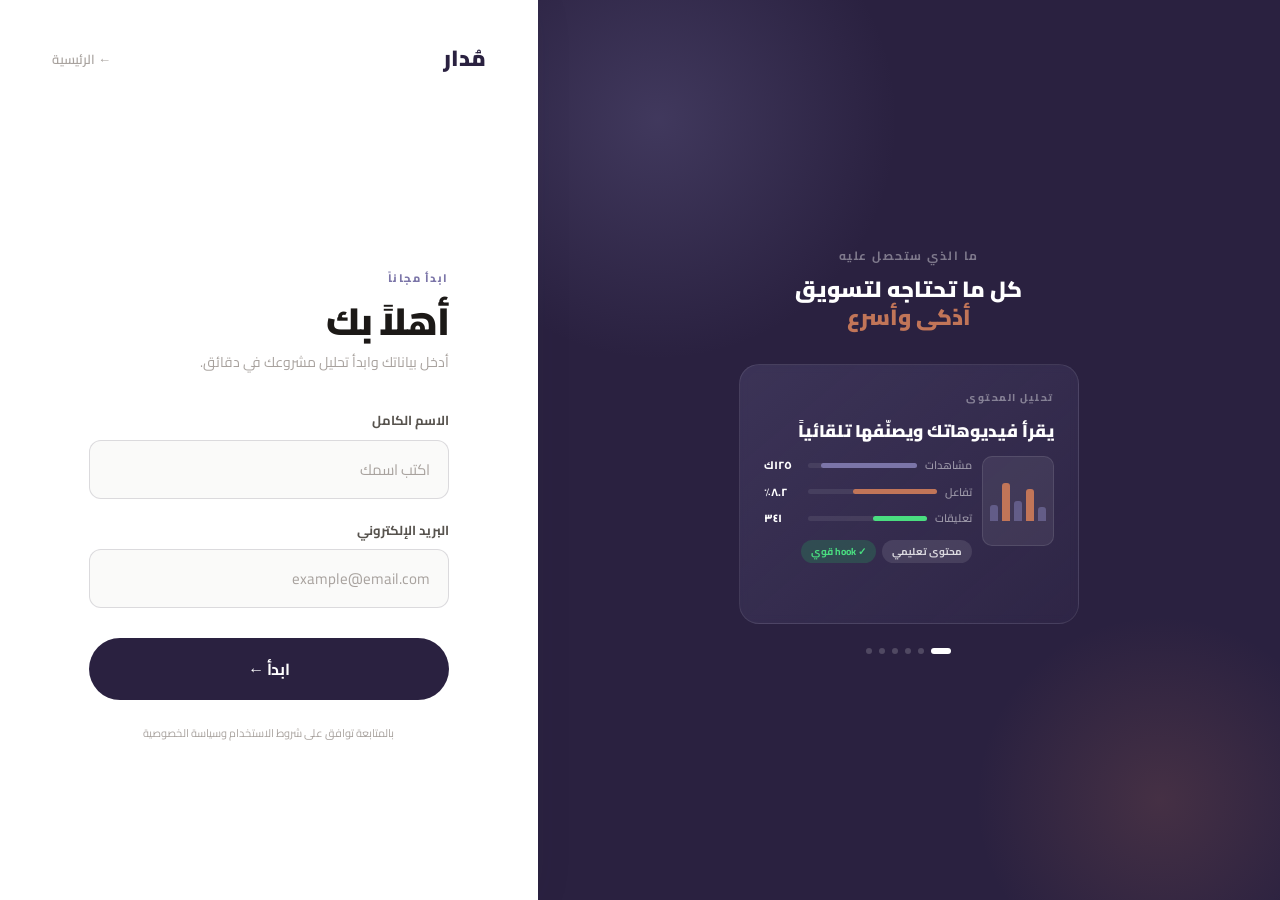
<file: mudar-platform/pricing.html>
<!DOCTYPE html>
<html lang="ar" dir="rtl">
<head>
<meta charset="UTF-8">
<meta name="viewport" content="width=device-width, initial-scale=1.0">
<title>مُدار — التسعير</title>
<link href="https://fonts.googleapis.com/css2?family=Cairo:wght@400;500;600;700;800;900&display=swap" rel="stylesheet">
<link rel="stylesheet" href="css/styles.css">
<script>if (!sessionStorage.getItem('mudarUser')) { window.location.replace('login.html'); }</script>
<style>

/* ── Page layout ── */
.pricing-hero {
  text-align: center;
  padding: 60px 20px 40px;
}
.pricing-hero h1 {
  font-size: 36px;
  font-weight: 800;
  color: var(--t1);
  margin-bottom: 12px;
}
.pricing-hero p {
  font-size: 16px;
  color: var(--t3);
  max-width: 480px;
  margin: 0 auto;
  line-height: 1.7;
}

/* ── Presets ── */
.presets {
  display: flex;
  gap: 10px;
  justify-content: center;
  flex-wrap: wrap;
  margin-bottom: 36px;
}
.preset-btn {
  background: var(--bg);
  border: 2px solid var(--b1);
  border-radius: 50px;
  padding: 10px 24px;
  font-family: var(--font);
  font-size: 14px;
  font-weight: 700;
  color: var(--t1);
  cursor: pointer;
  transition: all .2s;
}
.preset-btn:hover { border-color: var(--t2); color: var(--t2); }
.preset-btn.active {
  background: var(--t1);
  border-color: var(--t1);
  color: #fff;
}

/* ── Main grid ── */
.pricing-grid {
  display: grid;
  grid-template-columns: 1fr 380px;
  gap: 24px;
  max-width: 900px;
  margin: 0 auto;
  padding: 0 20px 80px;
}
@media (max-width: 720px) {
  .pricing-grid { grid-template-columns: 1fr; }
  .pricing-hero h1 { font-size: 26px; }
}

/* ── Calculator card ── */
.calc-card {
  background: var(--bg);
  border: 1px solid var(--b1);
  border-radius: 20px;
  padding: 36px;
  box-shadow: var(--shadow);
}
.calc-card h2 {
  font-size: 17px;
  font-weight: 700;
  color: var(--t1);
  margin-bottom: 28px;
}

.slider-group {
  margin-bottom: 32px;
}
.slider-header {
  display: flex;
  align-items: center;
  justify-content: space-between;
  margin-bottom: 8px;
}
.slider-label {
  font-size: 15px;
  font-weight: 700;
  color: var(--t1);
}
.slider-value {
  background: var(--green);
  color: var(--t1);
  font-size: 13px;
  font-weight: 800;
  padding: 4px 14px;
  border-radius: 50px;
  white-space: nowrap;
}
.slider-desc {
  font-size: 12px;
  color: var(--t3);
  margin-top: 6px;
  line-height: 1.5;
}

/* Custom range slider */
input[type="range"] {
  -webkit-appearance: none;
  width: 100%;
  height: 6px;
  border-radius: 6px;
  background: var(--bg3);
  outline: none;
  cursor: pointer;
}
input[type="range"]::-webkit-slider-thumb {
  -webkit-appearance: none;
  width: 20px;
  height: 20px;
  border-radius: 50%;
  background: var(--t1);
  border: 3px solid var(--green);
  box-shadow: 0 2px 8px rgba(31,23,110,0.2);
  cursor: pointer;
  transition: transform .15s;
}
input[type="range"]::-webkit-slider-thumb:hover { transform: scale(1.15); }
input[type="range"]::-moz-range-thumb {
  width: 20px;
  height: 20px;
  border-radius: 50%;
  background: var(--t1);
  border: 3px solid var(--green);
  cursor: pointer;
}

/* ── Summary card ── */
.summary-card {
  background: var(--t1);
  border-radius: 20px;
  padding: 36px;
  color: #fff;
  display: flex;
  flex-direction: column;
  gap: 0;
  position: sticky;
  top: 80px;
  height: fit-content;
}
.summary-title {
  font-size: 15px;
  font-weight: 700;
  opacity: .7;
  margin-bottom: 24px;
}
.summary-line {
  display: flex;
  justify-content: space-between;
  align-items: center;
  padding: 12px 0;
  border-bottom: 1px solid rgba(255,255,255,0.1);
  font-size: 14px;
}
.summary-line:last-of-type { border-bottom: none; }
.summary-line .name { opacity: .8; }
.summary-line .price { font-weight: 700; font-family: var(--mono, monospace); }
.summary-total {
  background: var(--green);
  color: var(--t1);
  border-radius: 14px;
  padding: 20px;
  text-align: center;
  margin-top: 20px;
}
.summary-total .label {
  font-size: 13px;
  font-weight: 700;
  opacity: .7;
  margin-bottom: 4px;
}
.summary-total .amount {
  font-size: 42px;
  font-weight: 800;
  line-height: 1;
}
.summary-total .period {
  font-size: 13px;
  font-weight: 500;
  opacity: .7;
  margin-top: 2px;
}

.cta-btn {
  background: var(--green);
  color: var(--t1);
  border: none;
  border-radius: 50px;
  padding: 15px 32px;
  font-family: var(--font);
  font-size: 16px;
  font-weight: 800;
  cursor: pointer;
  width: 100%;
  margin-top: 20px;
  transition: all .2s;
  display: flex;
  align-items: center;
  justify-content: center;
  gap: 8px;
  text-decoration: none;
}
.cta-btn:hover { filter: brightness(.93); transform: translateY(-1px); }

.trust-badges {
  display: flex;
  justify-content: center;
  gap: 6px;
  flex-wrap: wrap;
  margin-top: 16px;
}
.trust-badge {
  background: rgba(255,255,255,0.12);
  border-radius: 50px;
  padding: 5px 12px;
  font-size: 12px;
  font-weight: 600;
  opacity: .85;
}

/* ── FAQ strip ── */
.faq-strip {
  max-width: 900px;
  margin: 0 auto 60px;
  padding: 0 20px;
  display: grid;
  grid-template-columns: repeat(auto-fit, minmax(260px, 1fr));
  gap: 16px;
}
.faq-item {
  background: var(--bg);
  border: 1px solid var(--b1);
  border-radius: 16px;
  padding: 20px 24px;
}
.faq-item .q {
  font-size: 14px;
  font-weight: 700;
  color: var(--t1);
  margin-bottom: 6px;
}
.faq-item .a {
  font-size: 13px;
  color: var(--t3);
  line-height: 1.6;
}
</style>
</head>
<body>

<!-- Nav -->
<nav class="nav">
  <a href="index.html" class="brand">
    <span style="font-size:20px;font-weight:800;color:var(--dark);font-family:var(--font)">مُدار</span>
    <span style="font-size:11px;color:var(--purple);margin-right:6px">تسويق يُدار بالبيانات</span>
  </a>
  <a href="login.html" class="btn-green">ابدأ مجاناً</a>
</nav>

<!-- Hero -->
<div class="pricing-hero">
  <h1>احسب اشتراكك بنفسك</h1>
  <p>سعرك يعتمد على استخدامك الفعلي — ابدأ بما تحتاجه وزد متى تريد</p>
</div>

<!-- Presets -->
<div class="presets">
  <button class="preset-btn active" onclick="applyPreset('light', this)">بداية خفيفة</button>
  <button class="preset-btn" onclick="applyPreset('medium', this)">استخدام متوسط</button>
  <button class="preset-btn" onclick="applyPreset('heavy', this)">نشاط مكثف</button>
</div>

<!-- Grid -->
<div class="pricing-grid">

  <!-- Calculator -->
  <div class="calc-card">
    <h2>حدد استخدامك الشهري</h2>

    <!-- Reports slider -->
    <div class="slider-group">
      <div class="slider-header">
        <span class="slider-label">التقارير التحليلية</span>
        <span class="slider-value" id="reportLabel">تقرير واحد</span>
      </div>
      <input type="range" id="reportSlider" min="1" max="10" value="1" oninput="updatePricing()">
      <div class="slider-desc">تحليل كامل لأداء المحتوى + توصيات استراتيجية</div>
    </div>

    <!-- Weekly plans slider -->
    <div class="slider-group">
      <div class="slider-header">
        <span class="slider-label">الخطط الأسبوعية</span>
        <span class="slider-value" id="planLabel">خطة واحدة</span>
      </div>
      <input type="range" id="planSlider" min="1" max="10" value="1" oninput="updatePricing()">
      <div class="slider-desc">خطة محتوى أسبوعية جاهزة مع سكريبت لكل يوم</div>
    </div>

    <!-- Platforms slider -->
    <div class="slider-group">
      <div class="slider-header">
        <span class="slider-label">المنصات الإضافية</span>
        <span class="slider-value" id="platformLabel">TikTok فقط</span>
      </div>
      <input type="range" id="platformSlider" min="0" max="3" value="0" oninput="updatePricing()">
      <div class="slider-desc">إضافة X وSnapchat وInstagram — مشمول دائماً TikTok</div>
    </div>
  </div>

  <!-- Summary -->
  <div class="summary-card">
    <div class="summary-title">تفصيل اشتراكك</div>

    <div class="summary-line">
      <span class="name">تحليل TikTok</span>
      <span class="price">17 ر.س</span>
    </div>
    <div class="summary-line" id="extraPlatformsLine" style="display:none">
      <span class="name" id="extraPlatformsName">منصات إضافية</span>
      <span class="price" id="extraPlatformsPrice"></span>
    </div>
    <div class="summary-line">
      <span class="name" id="reportLineName">تقرير تحليلي × 1</span>
      <span class="price" id="reportLinePrice">8 ر.س</span>
    </div>
    <div class="summary-line">
      <span class="name" id="planLineName">خطة أسبوعية × 1</span>
      <span class="price" id="planLinePrice">5 ر.س</span>
    </div>

    <div class="summary-total">
      <div class="label">الاشتراك الشهري</div>
      <div class="amount" id="totalPrice">30</div>
      <div class="period">ر.س / شهر — قابل للتغيير في أي وقت</div>
    </div>

    <a href="onboarding.html" class="cta-btn">↗ ابدأ الآن</a>

    <div class="trust-badges">
      <span class="trust-badge">لا بطاقة بنكية</span>
      <span class="trust-badge">إلغاء في أي وقت</span>
      <span class="trust-badge">TikTok مشمول دائماً</span>
    </div>
  </div>
</div>

<!-- FAQ -->
<div class="faq-strip">
  <div class="faq-item">
    <div class="q">هل يمكنني تغيير خطتي لاحقاً؟</div>
    <div class="a">نعم، يمكنك رفع أو تخفيض اشتراكك في أي وقت ويُحسب الفرق تلقائياً.</div>
  </div>
  <div class="faq-item">
    <div class="q">ماذا يشمل التقرير التحليلي؟</div>
    <div class="a">تحليل كامل لأداء حسابك، أفضل المحتوى، معدلات التفاعل، وتوصيات استراتيجية مخصصة.</div>
  </div>
  <div class="faq-item">
    <div class="q">هل TikTok مشمول في كل الخطط؟</div>
    <div class="a">نعم، تحليل TikTok مشمول دائماً في جميع الخطط. المنصات الأخرى تضاف بتكلفة إضافية.</div>
  </div>
  <div class="faq-item">
    <div class="q">كيف تُحسب الخطة الأسبوعية؟</div>
    <div class="a">خطة محتوى كاملة لـ 7 أيام مع عناوين ونصوص وهاشتاقات مقترحة لكل منشور.</div>
  </div>
</div>

<script>
const PRICES = {
  tiktok:   17,
  report:    8,
  plan:      5,
  platforms: [0, 12, 22, 30]
};

const PLATFORM_NAMES = ['TikTok فقط', 'TikTok + Instagram', 'TikTok + Snapchat + Instagram', 'جميع المنصات'];
const PLATFORM_EXTRA_NAMES = ['', 'Instagram', 'Snapchat + Instagram', 'X + Snapchat + Instagram'];

function numLabel(n, single, plural) {
  if (n === 1) return single;
  if (n <= 10) return `${n} ${plural}`;
  return `${n} ${plural}`;
}

function updatePricing() {
  const reports   = parseInt(document.getElementById('reportSlider').value);
  const plans     = parseInt(document.getElementById('planSlider').value);
  const platforms = parseInt(document.getElementById('platformSlider').value);

  // Labels
  document.getElementById('reportLabel').textContent =
    reports === 1 ? 'تقرير واحد' : `${reports} تقارير`;
  document.getElementById('planLabel').textContent =
    plans === 1 ? 'خطة واحدة' : `${plans} خطط`;
  document.getElementById('platformLabel').textContent = PLATFORM_NAMES[platforms];

  // Line items
  document.getElementById('reportLineName').textContent  = `تقرير تحليلي × ${reports}`;
  document.getElementById('reportLinePrice').textContent = `${reports * PRICES.report} ر.س`;
  document.getElementById('planLineName').textContent    = `خطة أسبوعية × ${plans}`;
  document.getElementById('planLinePrice').textContent   = `${plans * PRICES.plan} ر.س`;

  // Extra platforms line
  const extraPlatformCost = PRICES.platforms[platforms];
  const extraLine = document.getElementById('extraPlatformsLine');
  if (platforms > 0) {
    extraLine.style.display = 'flex';
    document.getElementById('extraPlatformsName').textContent  = PLATFORM_EXTRA_NAMES[platforms];
    document.getElementById('extraPlatformsPrice').textContent = `${extraPlatformCost} ر.س`;
  } else {
    extraLine.style.display = 'none';
  }

  // Total
  const total = PRICES.tiktok + extraPlatformCost + (reports * PRICES.report) + (plans * PRICES.plan);
  const el = document.getElementById('totalPrice');
  el.textContent = total;

  // Animate
  el.style.transform = 'scale(1.12)';
  setTimeout(() => { el.style.transform = 'scale(1)'; }, 150);
  el.style.transition = 'transform .15s ease';
}

const PRESETS = {
  light:  { reports: 1,  plans: 1, platforms: 0 },
  medium: { reports: 3,  plans: 3, platforms: 1 },
  heavy:  { reports: 10, plans: 7, platforms: 3 },
};

function applyPreset(key, btn) {
  document.querySelectorAll('.preset-btn').forEach(b => b.classList.remove('active'));
  btn.classList.add('active');
  const p = PRESETS[key];
  document.getElementById('reportSlider').value   = p.reports;
  document.getElementById('planSlider').value     = p.plans;
  document.getElementById('platformSlider').value = p.platforms;
  updatePricing();
}

// Init
updatePricing();
</script>
</body>
</html>
</file>
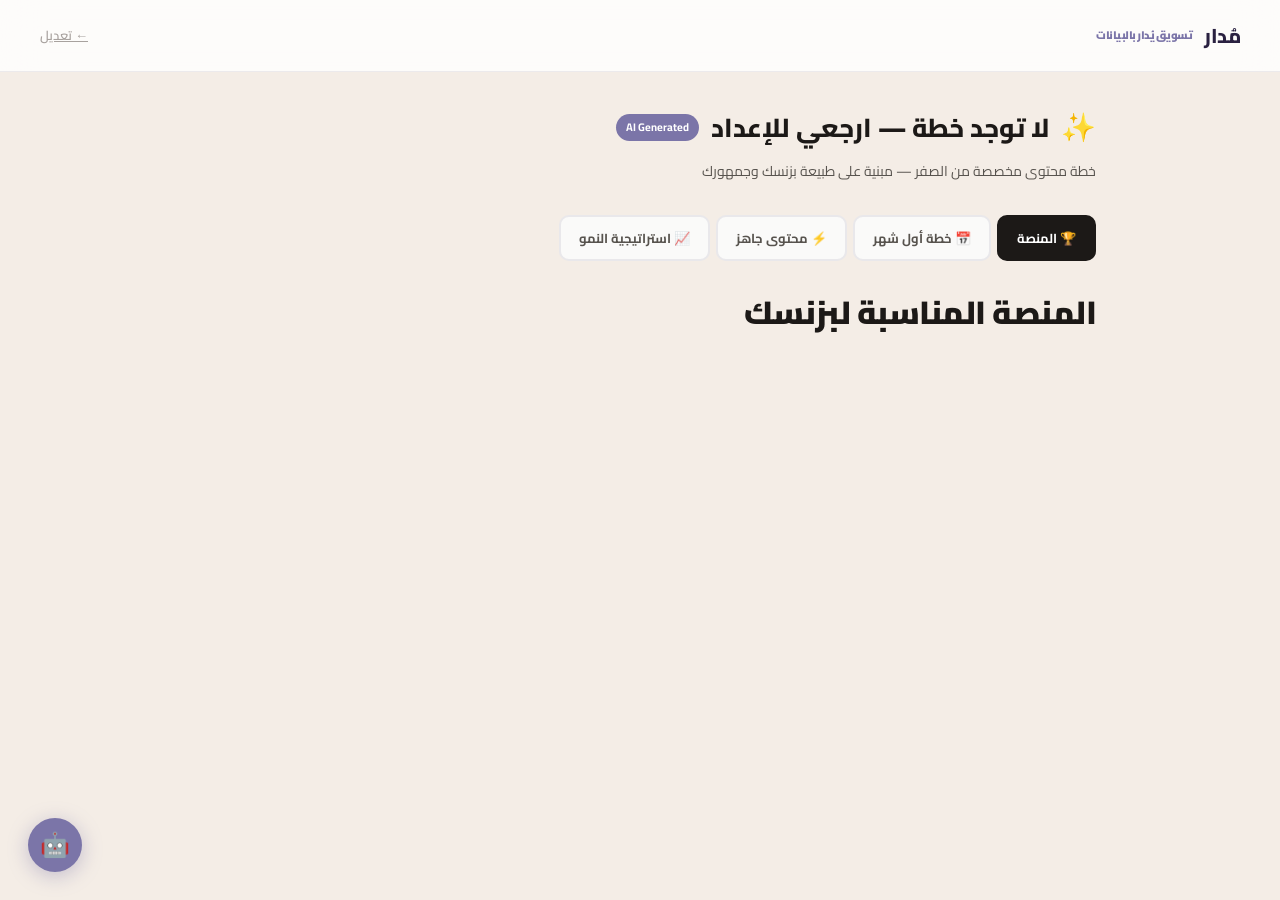
<file: mudar-platform/starter-plan.html>
<!DOCTYPE html>
<html lang="ar" dir="rtl">
<head>
<meta charset="UTF-8">
<meta name="viewport" content="width=device-width, initial-scale=1.0">
<title>خطة البداية — مُدار</title>
<link href="https://fonts.googleapis.com/css2?family=DM+Mono:wght@400;500&family=Cairo:wght@400;500;600;700;800;900&display=swap" rel="stylesheet">
<link rel="stylesheet" href="css/styles.css">
<script src="js/api.js"></script>
<style>
  body { background: var(--bg2); }
  .tab-bar { display:flex; gap:6px; flex-wrap:wrap; margin-bottom:24px; }
  .tab-btn {
    padding:9px 18px; border-radius:10px; border:2px solid var(--b1);
    font-size:13px; font-weight:700; color:var(--t2); cursor:pointer;
    background:var(--bg); transition:all .2s; font-family:'Cairo',sans-serif;
  }
  .tab-btn.active { background:var(--t1); color:#fff; border-color:var(--t1); }
  .tab-panel { display:none; }
  .tab-panel.active { display:block; animation:fadeIn .3s ease; }
  .platform-card {
    border:2px solid var(--b1); border-radius:16px; padding:24px;
    display:flex; align-items:flex-start; gap:16px; margin-bottom:12px;
    background:var(--bg); transition:border-color .2s;
  }
  .platform-card.primary { border-color:#7B75A8; background:#EDE9F5; }
  .platform-icon { font-size:36px; flex-shrink:0; }
  .platform-name { font-size:16px; font-weight:800; color:var(--t1); margin-bottom:4px; }
  .platform-reason { font-size:13px; color:var(--t2); line-height:1.7; }
  .fit-bar { height:8px; border-radius:4px; background:var(--b1); margin-top:10px; overflow:hidden; }
  .fit-fill { height:100%; border-radius:4px; background:linear-gradient(90deg,#7B75A8,#C17558); transition:width .8s ease; }
  .pillar-card {
    background:var(--bg); border:2px solid var(--b1); border-radius:14px;
    padding:20px; display:flex; gap:16px; align-items:flex-start; margin-bottom:12px;
  }
  .pillar-num {
    width:36px; height:36px; border-radius:50%; background:#7B75A8;
    color:#fff; font-size:14px; font-weight:800; display:flex; align-items:center;
    justify-content:center; flex-shrink:0;
  }
  .pillar-title { font-size:15px; font-weight:800; color:var(--t1); margin-bottom:4px; }
  .pillar-desc { font-size:13px; color:var(--t2); line-height:1.65; }
  .pillar-example { font-size:12px; color:var(--green-dark); background:var(--green-bg); padding:6px 10px; border-radius:8px; margin-top:8px; }
  .pillar-freq { font-size:11px; font-weight:700; color:var(--purple); background:#EDE9FF; padding:3px 9px; border-radius:20px; }
  .week-card { margin-bottom:20px; }
  .week-title {
    font-size:13px; font-weight:800; color:var(--t3); text-transform:uppercase;
    letter-spacing:.5px; margin-bottom:10px; padding:8px 12px;
    background:var(--bg3); border-radius:8px;
  }
  .day-row {
    display:flex; gap:12px; align-items:flex-start; padding:12px;
    border-bottom:1px solid var(--b1); font-size:13px;
  }
  .day-row:last-child { border-bottom:none; }
  .day-label { font-weight:800; color:var(--t1); min-width:50px; flex-shrink:0; }
  .day-type { font-size:11px; font-weight:700; padding:3px 8px; border-radius:20px;
    background:var(--bg3); color:var(--t2); flex-shrink:0; }
  .day-idea { color:var(--t2); flex:1; line-height:1.6; }
  .day-hook { font-size:12px; color:#7B75A8; margin-top:4px; font-style:italic; }
  .hook-card {
    background:var(--bg); border:2px solid var(--b1); border-radius:12px;
    padding:18px 20px; margin-bottom:10px;
  }
  .hook-text { font-size:15px; font-weight:700; color:var(--t1); line-height:1.7; margin-bottom:8px; }
  .hook-meta { display:flex; gap:8px; flex-wrap:wrap; }
  .growth-timeline { display:grid; grid-template-columns:1fr 1fr 1fr; gap:16px; margin-bottom:24px; }
  .timeline-card {
    background:var(--bg); border:2px solid var(--b1); border-radius:14px;
    padding:20px; text-align:center;
  }
  .timeline-period { font-size:12px; font-weight:700; color:var(--t3); margin-bottom:8px; }
  .timeline-goal { font-size:14px; font-weight:700; color:var(--t1); line-height:1.6; }
  .rating-bar { display:flex; gap:8px; margin-top:14px; align-items:center; }
  .rating-btn { padding:6px 14px; border-radius:20px; font-size:12px; font-weight:700; border:1.5px solid var(--b1); background:var(--bg); color:var(--t2); cursor:pointer; transition:all .15s; display:flex; align-items:center; gap:5px; }
  .rating-btn:hover { border-color:#7B75A8; color:#7B75A8; }
  .rating-btn.liked { background:#22c55e22; border-color:#22c55e; color:#16a34a; }
  .rating-btn.disliked { background:#fee2e222; border-color:#ef4444; color:#dc2626; }
  .feedback-panel { display:none; margin-top:12px; padding:14px; background:var(--bg2); border-radius:10px; }
  .feedback-chips { display:flex; flex-wrap:wrap; gap:8px; margin-bottom:10px; }
  .feedback-chip { padding:5px 12px; border-radius:20px; font-size:12px; font-weight:600; border:1.5px solid var(--b1); background:var(--bg); color:var(--t2); cursor:pointer; transition:all .15s; }
  .feedback-chip.selected { background:#7B75A855; border-color:#7B75A8; color:#3d3a6b; }
  .regen-btn { width:100%; padding:9px; border-radius:10px; font-size:13px; font-weight:700; border:none; background:#7B75A8; color:#fff; cursor:pointer; margin-top:10px; transition:opacity .15s; }
  .regen-btn:disabled { opacity:.5; cursor:not-allowed; }
  .regen-loading { text-align:center; padding:16px; font-size:13px; color:var(--t2); }
  .hashtag-pill {
    display:inline-block; padding:6px 14px; border-radius:20px;
    font-size:13px; font-weight:700; margin:4px; cursor:pointer;
    transition:opacity .2s;
  }
  .hashtag-pill:hover { opacity:.75; }
  .hashtag-pill.primary { background:var(--t1); color:#fff; }
  .hashtag-pill.niche { background:var(--bg3); color:var(--t2); border:1px solid var(--b1); }
  @media (max-width:600px) {
    .growth-timeline { grid-template-columns:1fr; }
  }
  @keyframes fadeIn { from{opacity:0;transform:translateY(8px)} to{opacity:1;transform:none} }
</style>
</head>
<body>

<nav class="nav">
  <a href="index.html" class="brand">
    <span style="font-size:20px;font-weight:800;color:var(--dark);font-family:var(--font)">مُدار</span>
    <span style="font-size:11px;color:var(--purple);margin-right:6px">تسويق يُدار بالبيانات</span>
  </a>
  <div style="display:flex;gap:10px;align-items:center">
    <span id="bizNameLabel" style="font-size:13px;font-weight:700;color:var(--t2)"></span>
    <a href="onboarding.html" style="font-size:13px;color:var(--t3);font-weight:600">← تعديل</a>
  </div>
</nav>

<div style="max-width:960px;margin:0 auto;padding:32px 24px 80px">

  <!-- Header -->
  <div style="margin-bottom:32px">
    <div style="display:flex;align-items:center;gap:12px;margin-bottom:8px">
      <span style="font-size:28px">✨</span>
      <h1 style="font-size:26px;font-weight:800;color:var(--t1)">خطة البداية لبزنسك</h1>
      <span style="background:#7B75A8;color:#fff;font-size:11px;font-weight:700;padding:4px 10px;border-radius:20px">AI Generated</span>
    </div>
    <p style="font-size:14px;color:var(--t2)" id="headerSub">خطة محتوى مخصصة من الصفر — مبنية على طبيعة بزنسك وجمهورك</p>
  </div>

  <!-- Tabs -->
  <div class="tab-bar">
    <button class="tab-btn active" onclick="showTab(1,this)">🏆 المنصة</button>
    <button class="tab-btn" onclick="showTab(2,this)">📅 خطة أول شهر</button>
    <button class="tab-btn" onclick="showTab(3,this)">⚡ محتوى جاهز</button>
    <button class="tab-btn" onclick="showTab(4,this)">📈 استراتيجية النمو</button>
  </div>

  <!-- Tab 1: Platform -->
  <div class="tab-panel active" id="stab1">
    <p class="section-title">المنصة المناسبة لبزنسك</p>
    <div id="platformRecommendation"></div>
    <div id="platformComparison" style="margin-top:24px"></div>
  </div>

  <!-- Tab 2: Monthly Plan + Pillars -->
  <div class="tab-panel" id="stab2">
    <p class="section-title">خطة المحتوى — أول 30 يوم</p>

    <!-- Pillars as compact pills above the plan -->
    <div id="pillarsCompact" style="margin-bottom:24px"></div>

    <div id="monthlyPlan"></div>
  </div>

  <!-- Tab 3: Instant Content -->
  <div class="tab-panel" id="stab3">
    <p class="section-title">⚡ صوّري الآن</p>
    <p style="font-size:13px;color:var(--t2);margin-bottom:20px">8 أفكار جاهزة — بدون تخطيط، بدون سكريبت، افتحي الكاميرا وابدئي</p>
    <div id="readyHooks"></div>

    <div style="margin-top:32px">
      <p class="section-title">استراتيجية الهاشتاقات</p>
      <div class="card">
        <p style="font-size:13px;font-weight:700;color:var(--t2);margin-bottom:10px">هاشتاقات رئيسية — استخدميها في كل منشور</p>
        <div id="primaryHashtags"></div>
        <p style="font-size:13px;font-weight:700;color:var(--t2);margin:16px 0 10px">هاشتاقات متخصصة — تدوري بين هذه</p>
        <div id="nicheHashtags"></div>
        <div id="hashtagTip" style="margin-top:16px;padding:12px;background:#EDE9FF;border-radius:10px;font-size:13px;color:#4B3FA0;font-weight:500"></div>
      </div>
    </div>
  </div>

  <!-- Tab 4: Growth -->
  <div class="tab-panel" id="stab4">
    <p class="section-title">استراتيجية النمو من الصفر</p>

    <!-- Conversion Playbook -->
    <div id="conversionPlaybook" style="margin-bottom:24px"></div>

    <!-- Posting Schedule -->
    <div id="postingSchedule" style="margin-bottom:24px"></div>

    <!-- Timeline -->
    <div class="growth-timeline" id="growthTimeline"></div>
    <div class="insights-grid" style="margin-top:8px">
      <div class="card">
        <p style="font-size:15px;font-weight:800;color:var(--t1);margin-bottom:14px">✅ عادات يومية للنجاح</p>
        <div id="keyHabits"></div>
      </div>
      <div class="card" style="border-right:3px solid #EF4444">
        <p style="font-size:15px;font-weight:800;color:var(--t1);margin-bottom:14px">❌ أخطاء تجنبيها</p>
        <div id="avoidList"></div>
      </div>
    </div>
  </div>

</div>

<!-- AI Chat Bubble -->
<div id="chatBubble" onclick="toggleChat()" title="مساعد مُدار AI" style="
  position:fixed;bottom:28px;left:28px;z-index:1000;
  width:54px;height:54px;border-radius:50%;
  background:#7B75A8;
  display:flex;align-items:center;justify-content:center;
  cursor:pointer;box-shadow:0 4px 20px rgba(123,117,168,.4);
  transition:transform .2s;font-size:24px;
" onmouseenter="this.style.transform='scale(1.1)'" onmouseleave="this.style.transform='scale(1)'">🤖</div>

<div id="chatWindow" style="
  display:none;position:fixed;bottom:96px;left:28px;z-index:1001;
  width:min(360px, calc(100vw - 40px));max-height:520px;border-radius:20px;
  background:var(--bg);box-shadow:0 8px 40px rgba(31,23,110,.2);
  overflow:hidden;flex-direction:column;
">
  <div style="background:#2A2140;padding:16px 20px;display:flex;align-items:center;justify-content:space-between">
    <div>
      <div style="font-size:15px;font-weight:800;color:#fff">مُدار AI</div>
      <div style="font-size:11px;color:rgba(255,255,255,.7)">مساعد خطة البداية</div>
    </div>
    <button onclick="toggleChat()" style="background:rgba(255,255,255,.15);border:none;color:#fff;width:28px;height:28px;border-radius:50%;cursor:pointer;font-size:16px">×</button>
  </div>
  <div id="chatMessages" style="flex:1;overflow-y:auto;padding:16px;display:flex;flex-direction:column;gap:10px;max-height:340px">
    <div class="chat-msg assistant">أهلاً! أنا هنا أساعدك تفهمين خطتك وتبدئين بثقة. اسأليني أي شيء 🚀</div>
  </div>
  <div style="padding:12px;border-top:1px solid var(--b1)">
    <div style="display:flex;gap:6px;flex-wrap:wrap;margin-bottom:8px">
      <button onclick="quickSend('ليش هذي المنصة؟')" class="tab-btn" style="padding:5px 10px;font-size:11px">ليش هذي المنصة؟</button>
      <button onclick="quickSend('كيف أبدأ الأسبوع الأول؟')" class="tab-btn" style="padding:5px 10px;font-size:11px">كيف أبدأ؟</button>
      <button onclick="quickSend('ما أعرف كيف أصور')" class="tab-btn" style="padding:5px 10px;font-size:11px">ما أعرف أصور</button>
    </div>
    <div style="display:flex;gap:8px">
      <textarea id="chatInput" placeholder="اسأليني أي شيء..." style="flex:1;resize:none;border:1px solid var(--b1);border-radius:10px;padding:8px 12px;font-family:'Cairo',sans-serif;font-size:13px;background:var(--bg2);color:var(--t1);outline:none" rows="2" onkeydown="if(event.key==='Enter'&&!event.shiftKey){event.preventDefault();sendChatMessage()}"></textarea>
      <button onclick="sendChatMessage()" style="background:var(--t1);color:#fff;border:none;border-radius:10px;width:40px;cursor:pointer;font-size:18px">↑</button>
    </div>
  </div>
</div>

<style>
.chat-msg { padding:10px 14px;border-radius:14px;font-size:13px;line-height:1.6;max-width:85%; }
.chat-msg.user { background:var(--t1);color:#fff;align-self:flex-start;border-bottom-right-radius:4px; }
.chat-msg.assistant { background:var(--bg2);color:var(--t2);align-self:flex-end;border-bottom-left-radius:4px; }
.typing-dots span { animation:blink 1.2s infinite; display:inline-block; }
.typing-dots span:nth-child(2){animation-delay:.2s}
.typing-dots span:nth-child(3){animation-delay:.4s}
@keyframes blink{0%,80%,100%{opacity:0}40%{opacity:1}}
</style>

<script>
// ── State ──
let starterPlan = {};
let businessProfile = {};
let chatHistory = [];

function init() {
  try {
    starterPlan     = JSON.parse(sessionStorage.getItem('starterPlan') || '{}');
    businessProfile = JSON.parse(sessionStorage.getItem('businessProfile') || '{}');
  } catch(e) {}

  if (!starterPlan.recommended_platform) {
    document.querySelector('h1').textContent = 'لا توجد خطة — ارجعي للإعداد';
    return;
  }

  const name = businessProfile.business_name || '';
  if (name) {
    document.getElementById('bizNameLabel').textContent = name;
    document.getElementById('headerSub').textContent =
      `خطة مخصصة لـ ${name} — مبنية على طبيعة بزنسك وجمهورك`;
  }

  renderPlatform();
  renderMonthlyPlan();
  renderHooks();
  renderGrowth();
}

// ── Tab Navigation ──
function showTab(n, btn) {
  document.querySelectorAll('.tab-panel').forEach(p => p.classList.remove('active'));
  document.querySelectorAll('.tab-btn').forEach(b => b.classList.remove('active'));
  document.getElementById('stab' + n).classList.add('active');
  btn.classList.add('active');
}

// ── Platform Icons ──
const pIcons = { tiktok:'🎵', instagram:'📸', snapchat:'👻', x:'𝕏', twitter:'𝕏', youtube:'▶️' };
function platformIcon(name) {
  return pIcons[(name||'').toLowerCase()] || '📱';
}

// ── Tab 1: Platform ──
function renderPlatform() {
  const rp = starterPlan.recommended_platform || {};
  const primary   = rp.primary   || '—';
  const secondary = rp.secondary || '—';

  document.getElementById('platformRecommendation').innerHTML = `
    <div class="platform-card primary">
      <div class="platform-icon">${platformIcon(primary)}</div>
      <div style="flex:1">
        <div style="display:flex;align-items:center;gap:10px;margin-bottom:6px">
          <div class="platform-name">${primary}</div>
          <span style="background:#7B75A8;color:#fff;font-size:10px;font-weight:700;padding:3px 8px;border-radius:20px">المنصة الأساسية</span>
        </div>
        <div class="platform-reason">${rp.primary_reason || ''}</div>
      </div>
    </div>
    ${secondary ? `
    <div class="platform-card">
      <div class="platform-icon">${platformIcon(secondary)}</div>
      <div style="flex:1">
        <div style="display:flex;align-items:center;gap:10px;margin-bottom:6px">
          <div class="platform-name">${secondary}</div>
          <span style="background:var(--bg3);color:var(--t2);font-size:10px;font-weight:700;padding:3px 8px;border-radius:20px">المنصة الثانية</span>
        </div>
        <div class="platform-reason">${rp.secondary_reason || ''}</div>
      </div>
    </div>` : ''}`;

  const comparison = rp.platform_comparison || [];
  if (comparison.length) {
    document.getElementById('platformComparison').innerHTML = `
      <p style="font-size:14px;font-weight:700;color:var(--t2);margin-bottom:14px">مقارنة المنصات</p>
      ${comparison.map(p => `
        <div style="margin-bottom:14px">
          <div style="display:flex;justify-content:space-between;margin-bottom:6px">
            <span style="font-size:13px;font-weight:700;color:var(--t1)">${platformIcon(p.platform)} ${p.platform}</span>
            <span style="font-size:13px;font-weight:800;color:var(--t1)">${p.fit_score || 0}%</span>
          </div>
          <div class="fit-bar"><div class="fit-fill" data-w="${p.fit_score||0}" style="width:0%"></div></div>
          <div style="font-size:12px;color:var(--t3);margin-top:4px">${p.reason||''}</div>
        </div>`).join('')}`;
    setTimeout(() => {
      document.querySelectorAll('.fit-fill').forEach(el => {
        el.style.width = (el.dataset.w || 0) + '%';
      });
    }, 200);
  }
}

// ── Pillars compact (shown above monthly plan) ──
function renderPillarsCompact() {
  const pillars = starterPlan.content_pillars || [];
  if (!pillars.length) return;
  document.getElementById('pillarsCompact').innerHTML = `
    <div style="margin-bottom:20px">
      <div style="font-size:13px;font-weight:800;color:var(--t2);margin-bottom:10px">محاور المحتوى الأساسية لبزنسك</div>
      <div style="display:flex;flex-wrap:wrap;gap:8px">
        ${pillars.map((p,i) => `
          <div style="background:var(--bg2);border-radius:10px;padding:10px 14px;flex:1;min-width:160px">
            <div style="font-size:12px;font-weight:800;color:var(--t1);margin-bottom:3px">${i+1}. ${p.title||''}</div>
            <div style="font-size:11px;color:var(--t3)">${p.frequency||''}</div>
            <div style="font-size:12px;color:var(--t2);margin-top:4px;line-height:1.5">${(p.description||'').slice(0,80)}${(p.description||'').length>80?'...':''}</div>
          </div>`).join('')}
      </div>
    </div>`;
}


// ── Tab 2: Monthly Plan ──
const goalColors = {
  'تحويل': { bg:'#dcfce7', color:'#15803d', border:'#22c55e' },
  'ثقة':   { bg:'#dbeafe', color:'#1d4ed8', border:'#3b82f6' },
  'وعي':   { bg:'#ede9f5', color:'#3d3a6b', border:'#7B75A8' },
  'تفاعل': { bg:'#fef3c7', color:'#92400e', border:'#F59E0B' },
};
function goalBadge(goal) {
  if (!goal) return '';
  const c = goalColors[goal] || { bg:'var(--bg3)', color:'var(--t2)', border:'var(--b1)' };
  return `<span style="padding:3px 10px;border-radius:20px;font-size:11px;font-weight:800;background:${c.bg};color:${c.color};border:1.5px solid ${c.border}">${goal}</span>`;
}

function renderMonthlyPlan() {
  renderPillarsCompact();
  const weeks = starterPlan.monthly_plan || [];
  document.getElementById('monthlyPlan').innerHTML = weeks.map((w, wi) => `
    <div class="week-card card" style="padding:0;overflow:hidden;margin-bottom:20px">
      <div class="week-title" style="margin:0;border-radius:0;padding:14px 18px;display:flex;align-items:center;gap:10px">
        <span>الأسبوع ${w.week} — ${w.theme||''}</span>
        ${goalBadge(w.week_goal)}
        ${w.focus ? `<span style="margin-right:auto;font-size:11px;font-weight:600;opacity:.7">${w.focus}</span>` : ''}
      </div>
      ${(w.days||[]).map((d, di) => `
        <div style="padding:18px;border-bottom:1px solid var(--border)">

          <div style="display:flex;align-items:center;gap:10px;margin-bottom:14px">
            <span style="font-size:13px;font-weight:800;color:var(--t1)">${d.day||''}</span>
            <span class="day-type">${d.content_type||''}</span>
            ${goalBadge(d.content_goal)}
            <span style="font-size:11px;color:var(--t3);margin-right:auto">${platformIcon(d.platform||'')} ${d.platform||''}</span>
          </div>

          ${d.hook ? `
          <div style="background:#f0f0ff;border-radius:8px;padding:12px 14px;margin-bottom:12px;border-right:3px solid #7B75A8">
            <div style="font-size:10px;font-weight:800;color:#7B75A8;margin-bottom:6px;letter-spacing:.5px">🎯 HOOK — الجملة الافتتاحية</div>
            <div style="font-size:14px;font-weight:700;color:#3d3a6b;line-height:1.6">"${d.hook}"</div>
          </div>` : ''}

          ${d.script ? `
          <div style="background:var(--bg2);border-radius:8px;padding:12px 14px;margin-bottom:12px">
            <div style="font-size:10px;font-weight:800;color:var(--t2);margin-bottom:8px;letter-spacing:.5px">🎤 السكريبت — كلمات تُقال أمام الكاميرا</div>
            <div style="font-size:13px;color:var(--t1);line-height:1.9;white-space:pre-line">${d.script.replace(/\|/g,'\n')}</div>
          </div>` : ''}

          ${d.visual_setup ? `
          <div style="background:#fff8f0;border-radius:8px;padding:12px 14px;margin-bottom:12px;border-right:3px solid #F59E0B">
            <div style="font-size:10px;font-weight:800;color:#b45309;margin-bottom:6px;letter-spacing:.5px">🎬 ماذا تصوّرين</div>
            <div style="font-size:13px;color:var(--t1);line-height:1.6">${d.visual_setup}</div>
          </div>` : ''}

          ${d.caption ? `
          <div style="background:var(--bg2);border-radius:8px;padding:10px 14px;margin-bottom:10px">
            <div style="font-size:10px;font-weight:800;color:var(--t3);margin-bottom:6px;letter-spacing:.5px">📝 الكابشن</div>
            <div style="font-size:12px;color:var(--t2);line-height:1.6">${d.caption}</div>
          </div>` : ''}

          ${d.hashtags?.length ? `
          <div style="display:flex;flex-wrap:wrap;gap:6px;margin-bottom:10px">
            ${d.hashtags.map(h => `<span style="background:var(--bg3);color:var(--t2);font-size:11px;font-weight:600;padding:3px 10px;border-radius:20px">${h}</span>`).join('')}
            ${d.cta ? `<span style="background:#22c55e22;color:#16a34a;font-size:11px;font-weight:700;padding:3px 10px;border-radius:20px">👉 ${d.cta}</span>` : ''}
          </div>` : ''}

          ${dayRatingHtml(wi, di)}

        </div>`).join('')}
    </div>`).join('') || '<p style="color:var(--t3)">لا توجد بيانات</p>';
}

// ── Tab 3: Instant Content ──
function renderHooks() {
  const items = starterPlan.instant_content || [];
  document.getElementById('readyHooks').innerHTML = items.map((item, i) => `
    <div class="hook-card" style="padding:18px 20px;margin-bottom:14px">

      <div style="display:flex;align-items:flex-start;justify-content:space-between;gap:10px;margin-bottom:14px">
        <div style="font-size:15px;font-weight:800;color:var(--t1);line-height:1.5;flex:1">${item.title||''}</div>
        <div style="display:flex;flex-direction:column;align-items:flex-end;gap:5px;flex-shrink:0">
          ${item.conversion_goal ? goalBadge(item.conversion_goal) : ''}
          ${item.time_needed ? `<span style="padding:3px 10px;border-radius:20px;font-size:11px;font-weight:700;background:#FEF3C7;color:#92400E">⏱ ${item.time_needed}</span>` : ''}
          ${item.platform ? `<span style="padding:3px 10px;border-radius:20px;font-size:11px;font-weight:700;background:var(--bg3);color:var(--t2)">${platformIcon(item.platform)} ${item.platform}</span>` : ''}
        </div>
      </div>

      <div style="background:#FFF7ED;border-radius:10px;padding:12px 14px;margin-bottom:10px;border-right:3px solid #F97316">
        <div style="font-size:10px;font-weight:800;color:#EA580C;margin-bottom:6px;letter-spacing:.5px">🎬 افتحي الكاميرا الآن وصوّري</div>
        <div style="font-size:13px;color:var(--t1);line-height:1.7">${item.what_to_film||''}</div>
      </div>

      <div style="background:#F0F0FF;border-radius:10px;padding:12px 14px;margin-bottom:10px;border-right:3px solid #7B75A8">
        <div style="font-size:10px;font-weight:800;color:#7B75A8;margin-bottom:6px;letter-spacing:.5px">🎤 أول جملة تقوليها</div>
        <div style="font-size:14px;font-weight:700;color:#3d3a6b;line-height:1.6">"${item.hook||''}"</div>
      </div>

      ${item.caption ? `
      <div style="background:var(--bg2);border-radius:10px;padding:12px 14px;margin-bottom:10px">
        <div style="font-size:10px;font-weight:800;color:var(--t3);margin-bottom:6px;letter-spacing:.5px">📝 كابشن جاهز</div>
        <div style="font-size:12px;color:var(--t2);line-height:1.8">${item.caption}</div>
        <button onclick="copyInstant(this,${i})" style="margin-top:8px;padding:4px 14px;border-radius:20px;font-size:11px;font-weight:700;border:1px solid var(--b1);background:var(--bg);color:var(--t2);cursor:pointer">نسخ الكابشن</button>
      </div>` : ''}

      ${ratingHtml(i)}
    </div>`).join('') || '<p style="color:var(--t3)">لا توجد بيانات</p>';

  const hs = starterPlan.hashtag_strategy || {};
  document.getElementById('primaryHashtags').innerHTML = (hs.primary||[]).map(h =>
    `<span class="hashtag-pill primary" onclick="copyTag(this)">${h}</span>`).join('');
  document.getElementById('nicheHashtags').innerHTML = (hs.niche||[]).map(h =>
    `<span class="hashtag-pill niche" onclick="copyTag(this)">${h}</span>`).join('');
  if (hs.trending_tip)
    document.getElementById('hashtagTip').textContent = '💡 ' + hs.trending_tip;
}

function copyHook(btn, encoded) {
  navigator.clipboard.writeText(decodeURIComponent(encoded));
  btn.textContent = 'تم ✓';
  setTimeout(() => btn.textContent = 'نسخ', 1500);
}
function copyInstant(btn, idx) {
  const item = (starterPlan.instant_content || [])[idx];
  if (!item) return;
  const text = [item.hook, item.caption].filter(Boolean).join('\n\n');
  navigator.clipboard.writeText(text);
  btn.textContent = 'تم ✓';
  setTimeout(() => btn.textContent = 'نسخ الكابشن', 1500);
}
function copyTag(el) {
  navigator.clipboard.writeText(el.textContent);
  toast('تم نسخ الهاشتاق', 'success');
}

// ── Tab 4: Growth ──
function renderGrowth() {
  const gs = starterPlan.growth_strategy || {};

  // Conversion Playbook
  const cp = starterPlan.conversion_playbook || {};
  if (cp.what_makes_them_buy) {
    document.getElementById('conversionPlaybook').innerHTML = `
      <div class="card" style="border-right:3px solid #22c55e;margin-bottom:0">
        <p style="font-size:15px;font-weight:800;color:var(--t1);margin-bottom:14px">💰 محتوى يبيع — ما الذي يخلي الناس يشترون</p>
        <div style="background:#dcfce7;border-radius:10px;padding:14px 16px;margin-bottom:14px">
          <div style="font-size:14px;font-weight:700;color:#15803d;line-height:1.6">${cp.what_makes_them_buy}</div>
        </div>
        <div style="display:grid;grid-template-columns:1fr 1fr;gap:10px;margin-bottom:14px">
          <div>
            <p style="font-size:11px;font-weight:800;color:var(--t3);margin-bottom:8px;letter-spacing:.5px">🔑 محفزات الشراء</p>
            ${(cp.top_triggers||[]).map((t,i) => `<div style="display:flex;gap:8px;margin-bottom:6px"><span style="font-weight:800;color:#22c55e;flex-shrink:0">${i+1}</span><span style="font-size:13px;color:var(--t2)">${t}</span></div>`).join('')}
          </div>
          <div>
            <p style="font-size:11px;font-weight:800;color:var(--t3);margin-bottom:8px;letter-spacing:.5px">🎬 أنواع المحتوى الرابحة</p>
            ${(cp.money_content_types||[]).map(t => `<div style="display:flex;gap:8px;margin-bottom:6px"><span style="color:#22c55e;flex-shrink:0">✓</span><span style="font-size:13px;color:var(--t2)">${t}</span></div>`).join('')}
          </div>
        </div>
        ${cp.weak_spots ? `<div style="background:#fee2e2;border-radius:8px;padding:10px 14px"><span style="font-size:11px;font-weight:800;color:#dc2626">⚠️ تجنبي: </span><span style="font-size:13px;color:#7f1d1d">${cp.weak_spots}</span></div>` : ''}
      </div>`;
  }

  // Posting Schedule
  const ps = starterPlan.posting_schedule || {};
  const psKeys = Object.keys(ps);
  if (psKeys.length) {
    document.getElementById('postingSchedule').innerHTML = `
      <p class="section-title" style="margin-bottom:14px">🕐 أفضل أوقات النشر</p>
      <div style="display:grid;grid-template-columns:repeat(auto-fit,minmax(220px,1fr));gap:12px">
        ${psKeys.map(platform => {
          const p = ps[platform];
          return `<div class="card" style="padding:16px">
            <div style="font-size:14px;font-weight:800;color:var(--t1);margin-bottom:10px">${platformIcon(platform)} ${platform}</div>
            <div style="font-size:12px;color:var(--t2);margin-bottom:6px">
              <span style="font-weight:700;color:var(--t1)">أفضل الأيام: </span>${(p.best_days||[]).join('، ')}
            </div>
            <div style="font-size:12px;color:var(--t2);margin-bottom:6px">
              <span style="font-weight:700;color:var(--t1)">أفضل الأوقات: </span>${(p.best_times||[]).join(' / ')}
            </div>
            <div style="font-size:12px;color:var(--t2);margin-bottom:10px">
              <span style="font-weight:700;color:var(--t1)">التكرار: </span>${p.frequency_per_week||'—'} مرات/أسبوع
            </div>
            ${p.why ? `<div style="background:var(--bg2);border-radius:8px;padding:8px 10px;font-size:11px;color:var(--t2);line-height:1.5">💡 ${p.why}</div>` : ''}
          </div>`;
        }).join('')}
      </div>`;
  }

  document.getElementById('growthTimeline').innerHTML = `
    <div class="timeline-card">
      <div class="timeline-period">الأسبوع الأول</div>
      <div class="timeline-goal">${gs.first_week||'—'}</div>
    </div>
    <div class="timeline-card">
      <div class="timeline-period">الشهر الأول</div>
      <div class="timeline-goal">${gs.first_month||'—'}</div>
    </div>
    <div class="timeline-card">
      <div class="timeline-period">3 أشهر</div>
      <div class="timeline-goal">${gs.three_months||'—'}</div>
    </div>`;

  document.getElementById('keyHabits').innerHTML = (gs.key_habits||[]).map(h =>
    `<div class="metric-row"><span style="color:#C17558;font-weight:700;margin-left:8px">✓</span><span style="font-size:13px;color:var(--t2)">${h}</span></div>`).join('');

  document.getElementById('avoidList').innerHTML = (gs.avoid||[]).map(a =>
    `<div class="metric-row"><span style="color:#EF4444;font-weight:700;margin-left:8px">✕</span><span style="font-size:13px;color:var(--t2)">${a}</span></div>`).join('');
}

// ── Chat ──
let chatOpen = false;
function toggleChat() {
  chatOpen = !chatOpen;
  document.getElementById('chatWindow').style.display = chatOpen ? 'flex' : 'none';
}
function scrollChat() {
  const m = document.getElementById('chatMessages');
  m.scrollTop = m.scrollHeight;
}
function appendUserMsg(text) {
  const d = document.createElement('div');
  d.className = 'chat-msg user';
  d.textContent = text;
  document.getElementById('chatMessages').appendChild(d);
  scrollChat();
}
function appendAssistantMsg(text) {
  const d = document.createElement('div');
  d.className = 'chat-msg assistant';
  d.textContent = text;
  document.getElementById('chatMessages').appendChild(d);
  scrollChat();
}
function appendTyping() {
  const d = document.createElement('div');
  d.className = 'chat-msg assistant typing-dots';
  d.id = 'typingDots';
  d.innerHTML = '<span>●</span><span>●</span><span>●</span>';
  document.getElementById('chatMessages').appendChild(d);
  scrollChat();
  return d;
}
function quickSend(text) {
  document.getElementById('chatInput').value = text;
  sendChatMessage();
}
async function sendChatMessage() {
  const input = document.getElementById('chatInput');
  const msg = input.value.trim();
  if (!msg) return;
  input.value = '';
  appendUserMsg(msg);
  chatHistory.push({ role:'user', content: msg });
  const dots = appendTyping();
  try {
    const context = {
      business_profile: businessProfile,
      starter_plan: starterPlan,
    };
    const res = await fetch(`${API_BASE}/api/assistant/chat`, {
      method:'POST',
      headers:{'Content-Type':'application/json'},
      body: JSON.stringify({ message: msg, context, history: chatHistory.slice(-8) }),
    });
    dots.remove();
    if (res.ok) {
      const data = await res.json();
      const reply = data.reply || 'عذراً، حصل خطأ';
      appendAssistantMsg(reply);
      chatHistory.push({ role:'assistant', content: reply });
    } else {
      appendAssistantMsg('عذراً، حصل خطأ مؤقت. جربي مرة ثانية.');
    }
  } catch(e) {
    dots.remove();
    appendAssistantMsg('عذراً، حصل خطأ مؤقت. جربي مرة ثانية.');
  }
}

init();

// ── Day Rating & Regeneration (Monthly Plan) ──
function dayRatingHtml(wi, di) {
  const id = `${wi}_${di}`;
  return `
    <div class="rating-bar" id="dayRatingBar_${id}">
      <button class="rating-btn" onclick="rateDay('${id}','like')">👍 مناسب</button>
      <button class="rating-btn" onclick="rateDay('${id}','dislike')">👎 غيّري المحتوى</button>
    </div>
    <div class="feedback-panel" id="dayFeedbackPanel_${id}">
      <div style="font-size:12px;font-weight:700;color:var(--t2);margin-bottom:8px">ليش ما ناسبك؟</div>
      <div class="feedback-chips">
        <span class="feedback-chip" onclick="toggleChip(this,'formal')">رسمي جداً</span>
        <span class="feedback-chip" onclick="toggleChip(this,'irrelevant')">مو مرتبط بالمنتج</span>
        <span class="feedback-chip" onclick="toggleChip(this,'hard')">صعب التصوير</span>
        <span class="feedback-chip" onclick="toggleChip(this,'dialect')">مو بلهجتي</span>
        <span class="feedback-chip" onclick="toggleChip(this,'generic')">عام جداً</span>
      </div>
      <input class="input" type="text" id="dayFeedbackText_${id}" placeholder="أو اكتبي ملاحظة..." style="font-size:12px;padding:8px 12px;margin-bottom:0">
      <button class="regen-btn" id="dayRegenBtn_${id}" onclick="regenerateDay('${id}',${wi},${di})">🔄 ولّدي محتوى جديد</button>
    </div>`;
}

function rateDay(id, rating) {
  document.getElementById(`dayRatingBar_${id}`)?.querySelectorAll('.rating-btn').forEach(b => {
    b.classList.remove('liked','disliked');
  });
  const btns = document.getElementById(`dayRatingBar_${id}`)?.querySelectorAll('.rating-btn');
  if (btns) {
    btns[0].classList.toggle('liked',    rating === 'like');
    btns[1].classList.toggle('disliked', rating === 'dislike');
  }
  const panel = document.getElementById(`dayFeedbackPanel_${id}`);
  if (panel) panel.style.display = rating === 'dislike' ? 'block' : 'none';
}

async function regenerateDay(id, wi, di) {
  const weeks = starterPlan.monthly_plan || [];
  const original = weeks[wi]?.days?.[di];
  if (!original) return;

  const panel = document.getElementById(`dayFeedbackPanel_${id}`);
  const feedbackText = document.getElementById(`dayFeedbackText_${id}`)?.value || '';
  const selectedChips = panel?.querySelectorAll('.feedback-chip.selected') || [];
  const dislikeReason = selectedChips[0]?.getAttribute('onclick')?.match(/'(\w+)'/)?.[1] || '';

  const btn = document.getElementById(`dayRegenBtn_${id}`);
  btn.disabled = true;
  btn.textContent = '⏳ جاري التوليد...';

  try {
    const res = await fetch(`${API_BASE}/api/analysis/regenerate-hook`, {
      method: 'POST',
      headers: { 'Content-Type': 'application/json' },
      body: JSON.stringify({
        original: original,
        business_profile: businessProfile,
        feedback: feedbackText,
        dislike_reason: dislikeReason,
        liked_examples: likedHooks.slice(-3),
      }),
    });
    const data = await res.json();
    if (!res.ok || !data.success) throw new Error(data.detail || 'فشل');

    // Merge new content into the day
    starterPlan.monthly_plan[wi].days[di] = { ...original, ...data };
    renderMonthlyPlan();
    toast('تم توليد محتوى جديد ✓', 'success');
  } catch(e) {
    btn.disabled = false;
    btn.textContent = '🔄 ولّدي محتوى جديد';
    toast('تعذّر التوليد — حاولي مرة ثانية', 'error');
  }
}

// ── Hook Rating & Regeneration ──
const likedHooks = [];

function ratingHtml(hookIndex) {
  return `
    <div class="rating-bar" id="ratingBar_${hookIndex}">
      <button class="rating-btn" id="likeBtn_${hookIndex}" onclick="rateHook(${hookIndex}, 'like')">👍 أعجبني</button>
      <button class="rating-btn" id="dislikeBtn_${hookIndex}" onclick="rateHook(${hookIndex}, 'dislike')">👎 ما ناسبني</button>
    </div>
    <div class="feedback-panel" id="feedbackPanel_${hookIndex}">
      <div style="font-size:12px;font-weight:700;color:var(--t2);margin-bottom:8px">ليش ما ناسبك؟</div>
      <div class="feedback-chips">
        <span class="feedback-chip" onclick="toggleChip(this,'formal')">رسمي جداً</span>
        <span class="feedback-chip" onclick="toggleChip(this,'irrelevant')">مو مرتبط بالمنتج</span>
        <span class="feedback-chip" onclick="toggleChip(this,'hard')">صعب التصوير</span>
        <span class="feedback-chip" onclick="toggleChip(this,'dialect')">مو بلهجتي</span>
        <span class="feedback-chip" onclick="toggleChip(this,'generic')">عام جداً</span>
      </div>
      <input class="input" type="text" id="feedbackText_${hookIndex}" placeholder="أو اكتبي ملاحظة..." style="font-size:12px;padding:8px 12px;margin-bottom:0">
      <button class="regen-btn" onclick="regenerateHook(${hookIndex})">🔄 اقترحي بديل</button>
    </div>`;
}

function rateHook(idx, rating) {
  const likeBtn    = document.getElementById(`likeBtn_${idx}`);
  const dislikeBtn = document.getElementById(`dislikeBtn_${idx}`);
  const panel      = document.getElementById(`feedbackPanel_${idx}`);

  likeBtn.classList.toggle('liked',    rating === 'like');
  dislikeBtn.classList.toggle('disliked', rating === 'dislike');
  likeBtn.classList.toggle('disliked', false);
  dislikeBtn.classList.toggle('liked', false);

  if (rating === 'like') {
    panel.style.display = 'none';
    const items = starterPlan.instant_content || [];
    if (items[idx]) likedHooks.push(items[idx]);
  } else {
    panel.style.display = 'block';
  }
}

function toggleChip(el, _reason) {
  el.classList.toggle('selected');
}

async function regenerateHook(idx) {
  const items = starterPlan.instant_content || [];
  const original = items[idx];
  if (!original) return;

  const panel   = document.getElementById(`feedbackPanel_${idx}`);
  if (!panel) return;
  const feedbackText = document.getElementById(`feedbackText_${idx}`)?.value || '';
  const selectedChips = panel.querySelectorAll('.feedback-chip.selected');
  const dislikeReason = selectedChips.length ? selectedChips[0].getAttribute('onclick').match(/'(\w+)'/)?.[1] || '' : '';

  const btn = panel.querySelector('.regen-btn');
  btn.disabled = true;
  btn.textContent = '⏳ جاري التوليد...';

  try {
    const res = await fetch(`${API_BASE}/api/analysis/regenerate-hook`, {
      method: 'POST',
      headers: { 'Content-Type': 'application/json' },
      body: JSON.stringify({
        original: original,
        business_profile: businessProfile,
        feedback: feedbackText,
        dislike_reason: dislikeReason,
        liked_examples: likedHooks.slice(-3),
      }),
    });
    const data = await res.json();
    if (!res.ok || !data.success) throw new Error(data.detail || 'فشل');

    // Update in-memory instant content and re-render
    starterPlan.instant_content[idx] = { ...original, ...data };
    renderHooks();
    toast('تم توليد فكرة جديدة ✓', 'success');
  } catch(e) {
    btn.disabled = false;
    btn.textContent = '🔄 اقترحي بديل';
    toast('تعذّر التوليد — حاولي مرة ثانية', 'error');
  }
}
</script>
</body>
</html>
</file>
<file: mudar-platform/css/styles.css>
@import url('https://fonts.googleapis.com/css2?family=Plus+Jakarta+Sans:wght@400;500;600;700&family=Cairo:wght@400;500;600;700;800;900&display=swap');
@import url('https://fonts.googleapis.com/css2?family=DM+Mono:wght@400;500&display=swap');

:root {
  /* Brand Palette */
  --purple:       #7B75A8;
  --purple-dark:  #5c5782;
  --purple-pale:  #EDE9F5;
  --terra:        #C17558;
  --terra-dark:   #9A5C43;
  --terra-pale:   #F6EBE3;
  --dark:         #2A2140;
  --dark2:        #1E1833;

  /* Surfaces - Clean Minimal */
  --bg:           #FAFAF9; /* Ultra clean minimal background */
  --bg2:          #F4EDE6; /* Original cream for accents */
  --bg3:          #EDE9F5;
  --surface:      #FFFFFF;
  --b1:           rgba(42,33,64,0.08);
  --b2:           rgba(42,33,64,0.15);

  /* Text */
  --t1:           #1C1917; /* Off-black */
  --t2:           #57534E; /* Dark grey */
  --t3:           #A8A29E; /* Light grey */
  
  /* Legacy aliases for compatibility */
  --text: var(--t1); --text2: var(--t2); --muted: var(--t3); --border: var(--b1);
  --acc: var(--purple); --acc2: var(--dark);
  --green: var(--terra); --green-dark: var(--terra-dark); --green-bg: var(--terra-pale);
  --amber: #F59E0B; --red: #ef4444;

  --font:    'Cairo', sans-serif;
  --font-en: 'Plus Jakarta Sans', sans-serif;
  --mono:    'DM Mono', monospace;
  --r: 20px; 
  --r-sm: 12px;
  --r-lg: 32px;
  --shadow: 0 12px 32px rgba(28,25,23,0.04);
  --shadow-hover: 0 24px 64px rgba(28,25,23,0.08);
}

*, *::before, *::after { box-sizing: border-box; margin: 0; padding: 0; }
html { scroll-behavior: smooth; }
/* iOS smooth scroll on all scrollable areas */
* { -webkit-overflow-scrolling: touch; }
body {
  font-family: var(--font);
  background: var(--bg);
  color: var(--t1);
  direction: rtl;
  min-height: 100vh;
  line-height: 1.7;
  -webkit-font-smoothing: antialiased;
}

/* ── NAV ── */
.nav, .navbar {
  background: rgba(255,255,255,0.8);
  backdrop-filter: blur(20px); -webkit-backdrop-filter: blur(20px);
  border-bottom: 1px solid var(--b1);
  padding: 0 40px; height: 72px;
  display: flex; align-items: center; justify-content: space-between;
  position: sticky; top: 0; z-index: 200;
}
.brand, .nav-logo { 
  display: flex; align-items: center; gap: 6px; cursor: pointer; text-decoration: none; 
  font-size: 22px; font-weight: 900; color: var(--t1); letter-spacing: -0.5px;
}
.nav-menu { display: flex; list-style: none; gap: 36px; }
.nav-menu a { font-size: 15px; font-weight: 600; color: var(--t2); text-decoration: none; transition: color .2s; }
.nav-menu a:hover { color: var(--t1); }

/* ── BUTTONS ── */
button, .btn-primary, .btn-green, .btn-terra, .btn-cta, .start-btn, .nav-cta {
  display: inline-flex; align-items: center; justify-content: center; gap: 8px;
  background: var(--dark); color: #fff;
  border: none; border-radius: 50px;
  padding: 12px 28px;
  font-family: var(--font); font-size: 15px; font-weight: 700;
  cursor: pointer; transition: all .3s cubic-bezier(0.25, 0.46, 0.45, 0.94);
  text-decoration: none; white-space: nowrap;
}
button:hover, .btn-primary:hover, .btn-green:hover, .btn-terra:hover, .btn-cta:hover, .start-btn:hover, .nav-cta:hover {
  transform: translateY(-2px); box-shadow: 0 8px 24px rgba(28,25,23,0.15);
}
button:active, .btn-primary:active, .btn-cta:active, .start-btn:active, .nav-cta:active {
  transform: translateY(0); box-shadow: none;
}

.btn-navy, .btn-navy-lg {
  background: var(--dark); color: #fff;
}
.btn-green, .btn-terra {
  background: var(--terra); color: #fff;
}
.btn-ghost, .btn-outline-light {
  background: transparent; color: var(--t1);
  border: 1px solid var(--b2); border-radius: 50px;
  padding: 11px 26px; box-shadow: none;
}
.btn-ghost:hover { border-color: var(--t1); background: var(--surface); transform: translateY(-1px); }

/* ── CARD ── */
.card, .demo-card, .step-card, .b-card, .review-card, .metric-card, .day-card, .strategy-card {
  background: var(--surface);
  border: 1px solid var(--b1);
  border-radius: var(--r);
  padding: 32px;
  box-shadow: var(--shadow);
  transition: all .3s ease;
}
.card:hover, .step-card:hover, .b-card:hover { box-shadow: var(--shadow-hover); transform: translateY(-3px); }
.card-sm { padding: 20px; border-radius: var(--r-sm); }

/* ── INPUTS ── */
.input, .demo-input {
  width: 100%;
  background: var(--bg);
  border: 1px solid var(--b2);
  border-radius: var(--r-sm);
  padding: 14px 18px;
  font-family: var(--font); font-size: 15px; color: var(--t1);
  outline: none; transition: all .2s;
}
.input:focus, .demo-input:focus,
.input:focus-visible, .demo-input:focus-visible { border-color: var(--purple); background: var(--surface); box-shadow: 0 0 0 4px var(--purple-pale); }
.input::placeholder { color: var(--t3); }

/* ── LAYOUT & TYPOGRAPHY ── */
.section-title, .s-h2, .b-h3, .cta-h2 { font-size: 32px; font-weight: 900; color: var(--t1); margin-bottom: 16px; letter-spacing: -0.5px; }
.section-label, .s-pill { font-size: 12px; font-weight: 800; color: var(--purple); text-transform: uppercase; letter-spacing: 1px; margin-bottom: 12px; }
.muted, .text-muted, .hero-sub, .s-sub, .b-p { color: var(--t2); font-size: 16px; line-height: 1.8; }

/* ── HERO ── */
.hero { max-width: 1200px; margin: 0 auto; padding: 100px 40px; display: grid; grid-template-columns: 1.2fr 1fr; gap: 60px; align-items: center; min-height: 85vh; }
.hero h1 { font-size: 56px; font-weight: 900; line-height: 1.1; color: var(--t1); margin-bottom: 24px; letter-spacing: -1.5px; }
.hero-badge { display: inline-flex; background: var(--purple-pale); color: var(--purple); border-radius: 50px; padding: 6px 16px; font-size: 13px; font-weight: 700; margin-bottom: 24px; }
.accent-terra { color: var(--terra); }

/* ── BADGES & CHIPS ── */
.badge { display: inline-flex; border-radius: 50px; padding: 4px 12px; font-size: 12px; font-weight: 700; }
.badge-purple { background: var(--bg3); color: var(--purple); }
.badge-green { background: var(--terra-pale); color: var(--terra-dark); }
.badge-navy { background: var(--bg2); color: var(--t1); }
.chip { display: inline-flex; background: var(--surface); border: 1px solid var(--b1); border-radius: 50px; padding: 8px 16px; font-size: 14px; font-weight: 600; cursor: pointer; transition: all .2s; }
.chip:hover { border-color: var(--purple); color: var(--purple); }
.chip.selected { background: var(--t1); color: #fff; border-color: var(--t1); }

/* ── TABS ── */
.tabs-nav { background: var(--surface); border-bottom: 1px solid var(--b1); display: flex; padding: 0 40px; overflow-x: auto; position: sticky; top: 72px; z-index: 100; }
.tab-btn { border: none; background: transparent; padding: 20px 24px; font-family: var(--font); font-size: 15px; font-weight: 700; color: var(--t3); cursor: pointer; border-bottom: 3px solid transparent; transition: all .2s; }
.tab-btn:hover { color: var(--t1); }
.tab-btn.active { color: var(--t1); border-bottom-color: var(--t1); }
.tab-panel { display: none; } .tab-panel.active { display: block; animation: fadeIn 0.4s ease; }

/* ── TABLES ── */
.data-table { width: 100%; border-collapse: collapse; }
.data-table th { background: var(--bg); color: var(--t2); font-size: 12px; padding: 16px; text-align: right; border-bottom: 1px solid var(--b1); }
.data-table td { padding: 16px; border-bottom: 1px solid var(--b1); font-size: 14px; }

/* ── ANIMATIONS ── */
@keyframes fadeIn { from { opacity: 0; transform: translateY(10px); } to { opacity: 1; transform: translateY(0); } }
.fade-in { animation: fadeIn .6s ease both; }

/* ── UTILS ── */
.grid-2 { display: grid; grid-template-columns: 1fr 1fr; gap: 24px; }
.grid-3 { display: grid; grid-template-columns: 1fr 1fr 1fr; gap: 24px; }
.container { max-width: 1200px; margin: 0 auto; padding: 0 40px; }
.section { padding: 100px 0; }
.section-dark { background: var(--dark); color: #fff; }
.section-dark .section-title { color: #fff; }
.section-dark .section-label { color: var(--terra-pale); }
.section-dark .card { background: rgba(255,255,255,0.08); border-color: rgba(255,255,255,0.12); color: #fff; }

/* ── SPECIFIC ELEMENTS FROM INDEX ── */
.hero-mockup { position: relative; background: var(--surface); border: 1px solid var(--b1); border-radius: var(--r-lg); padding: 24px; box-shadow: var(--shadow-hover); }
.logos-strip { padding: 40px; text-align: center; border-bottom: 1px solid var(--b1); background: var(--surface); }
.logos-row { display: flex; justify-content: center; gap: 32px; margin-top: 16px; flex-wrap: wrap; }
.logo-chip { font-family: var(--font-en); font-weight: 700; color: var(--t3); font-size: 18px; }
.steps-grid { display: grid; grid-template-columns: 1fr 1fr 1fr; gap: 24px; margin-top: 48px; }
.step-num { font-size: 48px; font-weight: 900; color: var(--bg2); margin-bottom: 16px; line-height: 1; }
.bento { display: grid; grid-template-columns: 1fr 1fr; gap: 24px; margin-top: 48px; }
.bento-wide { grid-column: 1 / -1; }
.reviews-grid { display: grid; grid-template-columns: 1fr 1fr 1fr; gap: 24px; margin-top: 48px; }
.footer { background: var(--surface); border-top: 1px solid var(--b1); padding: 40px; text-align: center; }

/* ── RESPONSIVE ── */
@media (max-width: 900px) {
  .hero { grid-template-columns: 1fr; padding: 60px 24px; text-align: center; }
  .grid-2, .grid-3, .steps-grid, .bento, .reviews-grid { grid-template-columns: 1fr; }
  .nav, .navbar { padding: 0 20px; }
  .nav-menu { display: none; }
  .section { padding: 64px 0; }
  .container { padding: 0 24px; }
}

@media (max-width: 600px) {
  .hero h1 { font-size: 36px; letter-spacing: -1px; }
  .section-title, .s-h2 { font-size: 24px; }
  .hero { padding: 48px 20px; min-height: unset; }
  .container { padding: 0 16px; }
  .section { padding: 48px 0; }
  .card, .step-card { padding: 20px; border-radius: var(--r-sm); }
  .tabs-nav { padding: 0 16px; }
  .tab-btn { padding: 14px 16px; font-size: 13px; }
  .logos-strip { padding: 24px 16px; }
  .logos-row { gap: 16px; }
  .logo-chip { font-size: 14px; }
  .footer { padding: 24px 16px; }
}
</file>
